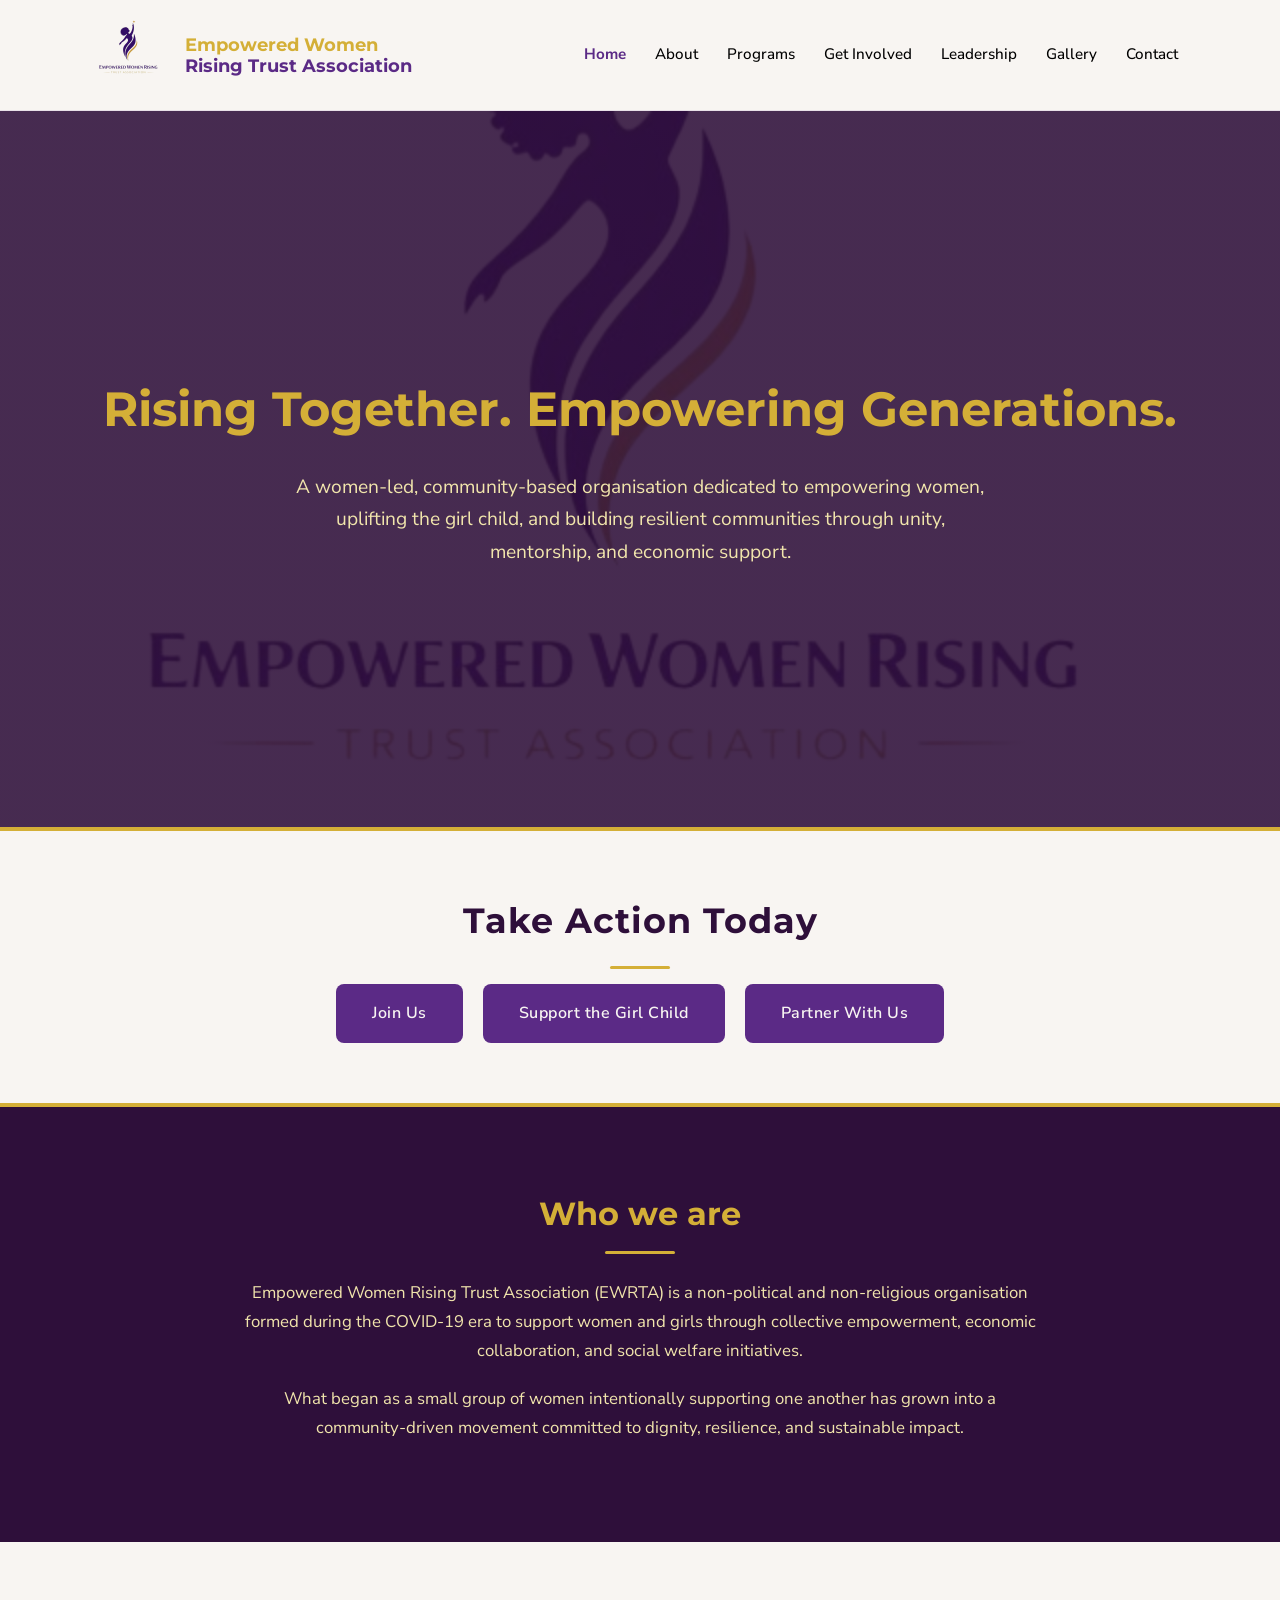
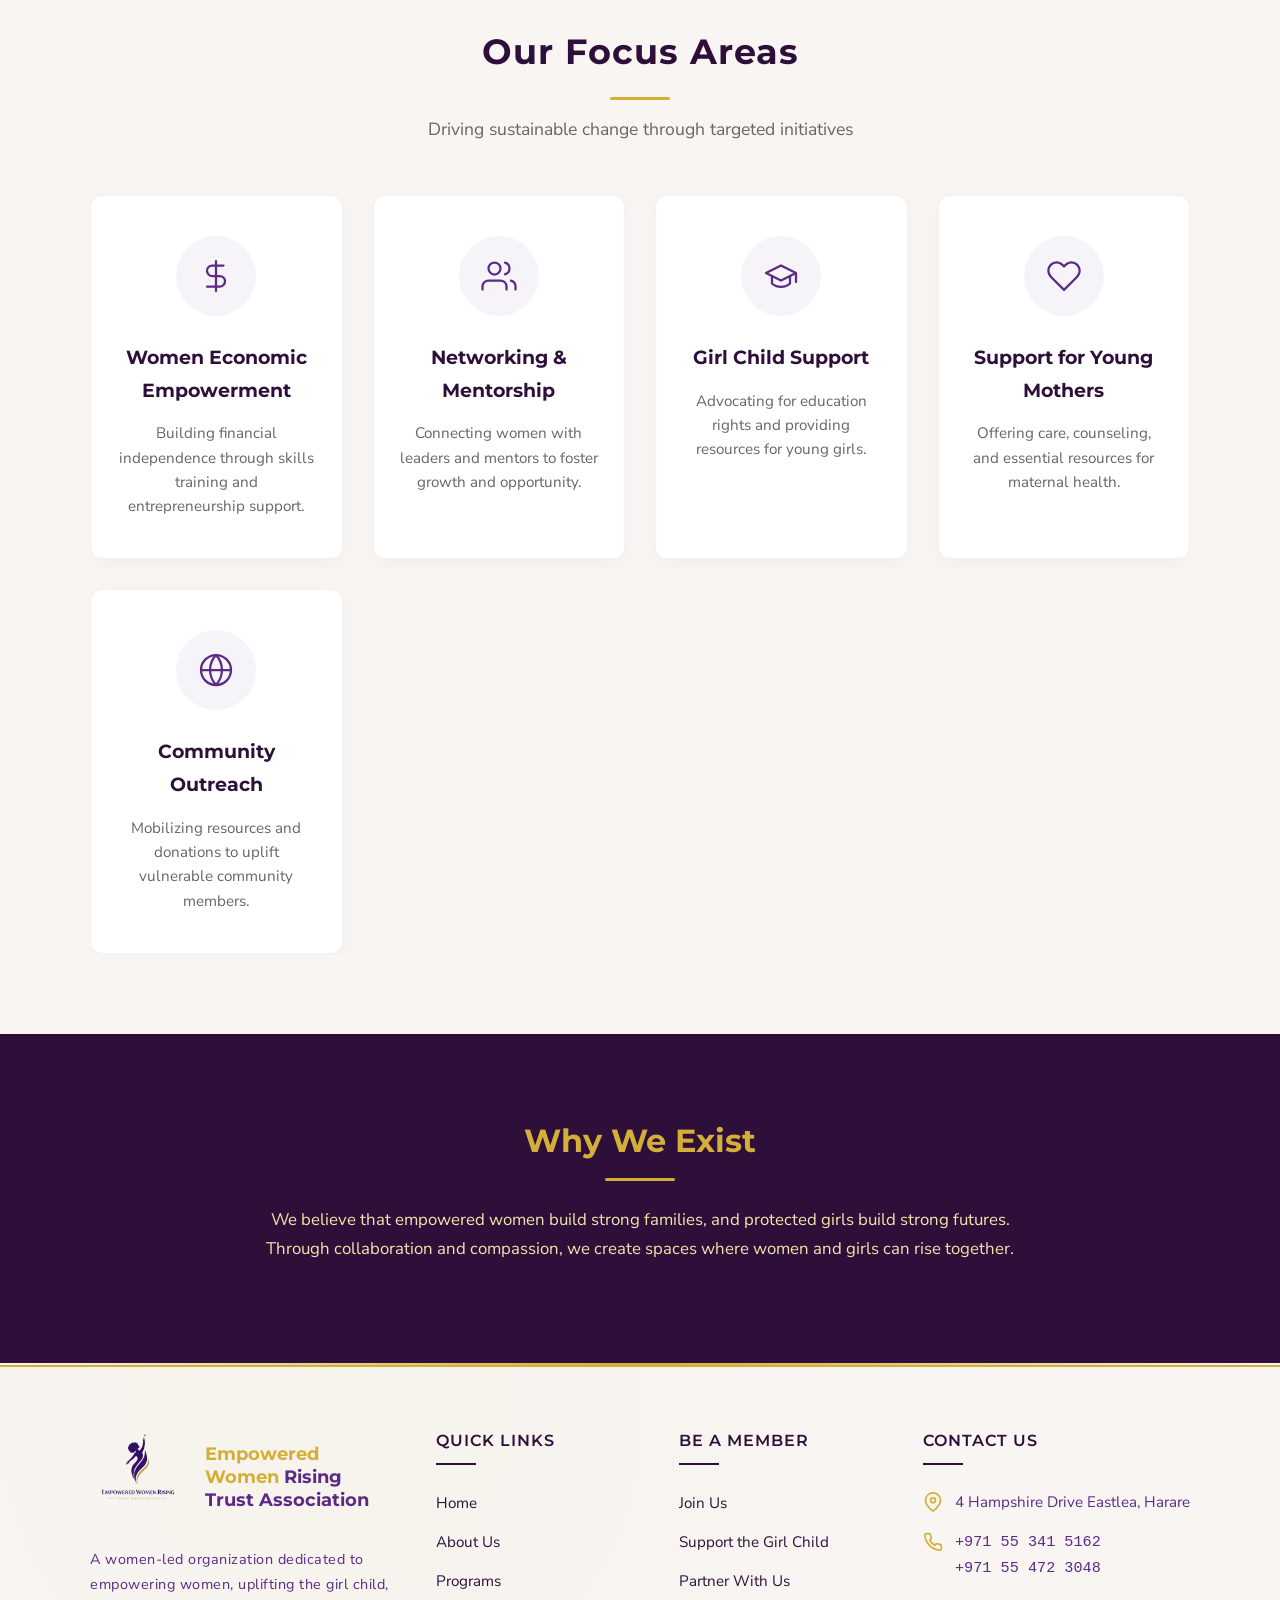
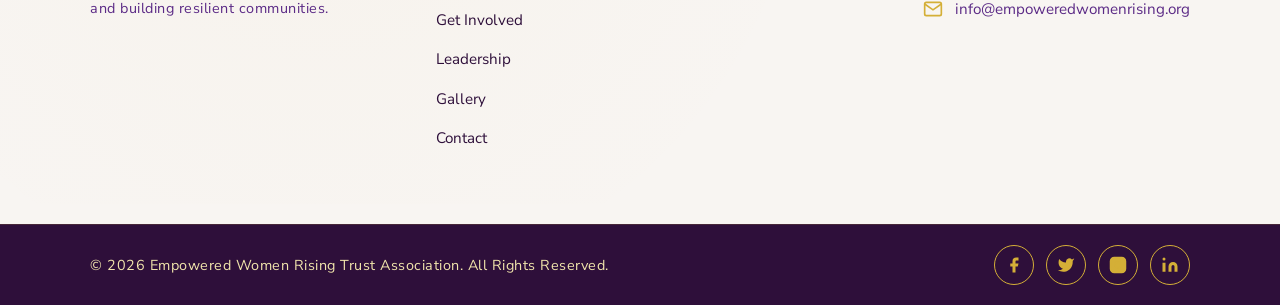
<file: index.html>
<!DOCTYPE html>
<html lang="en">
  <head>
    <meta charset="UTF-8" />
    <meta name="viewport" content="width=device-width, initial-scale=1.0" />
    <title>EWRTA | Home</title>
    <link rel="stylesheet" href="./css/style.css" />
    <link rel="preconnect" href="https://fonts.googleapis.com" />
    <link rel="preconnect" href="https://fonts.gstatic.com" crossorigin />
    <link
      href="https://fonts.googleapis.com/css2?family=Manrope:wght@200..800&family=Montserrat:ital,wght@0,100..900;1,100..900&family=Noto+Sans:ital,wght@0,100..900;1,100..900&family=Nunito+Sans:ital,opsz,wght@0,6..12,200..1000;1,6..12,200..1000&display=swap"
      rel="stylesheet"
    />
  </head>
  <body>
    <header>
      <div class="container">
        <div class="header-left">
          <img class="logo" src="./img/ewrta.png" alt="EWRTA Logo" />
          <div id="branding">
            <h1><span class="highlight">Empowered Women</span></h1>
            <h1>Rising Trust Association</h1>
          </div>
        </div>
        <input type="checkbox" id="nav-toggle" class="nav-toggle" />
        <label for="nav-toggle" class="menu-icon" aria-label="Toggle Menu">
          <span></span><span></span><span></span>
        </label>
        <nav>
          <ul>
            <li class="current"><a href="./index.html">Home</a></li>
            <li><a href="./about.html">About</a></li>
            <li><a href="./programs&initiatives.html">Programs</a></li>
            <li><a href="./get-involved.html">Get Involved</a></li>
            <li><a href="./leadership.html">Leadership</a></li>
            <li><a href="./gallery.html">Gallery</a></li>
            <li><a href="./contact.html">Contact</a></li>
          </ul>
        </nav>
      </div>
    </header>

    <section id="showcase">
      <div class="container">
        <h1>Rising Together. Empowering Generations.</h1>
        <p>
          A women-led, community-based organisation dedicated to empowering
          women, uplifting the girl child, and building resilient communities
          through unity, mentorship, and economic support.
        </p>
      </div>
    </section>

    <section id="cta-buttons">
      <div class="container">
        <h2 class="section-title">Take Action Today</h2>
        <div class="button-group">
          <a href="#" class="btn btn-purple">Join Us</a>
          <a href="#" class="btn btn-purple">Support the Girl Child</a>
          <a href="#" class="btn btn-purple">Partner With Us</a>
        </div>
      </div>
    </section>

    <section id="whoweare">
      <div class="container">
        <h3>Who we are</h3>
        <p>
          Empowered Women Rising Trust Association (EWRTA) is a non-political
          and non-religious organisation formed during the COVID-19 era to
          support women and girls through collective empowerment, economic
          collaboration, and social welfare initiatives.
        </p>
        <p>
          What began as a small group of women intentionally supporting one
          another has grown into a community-driven movement committed to
          dignity, resilience, and sustainable impact.
        </p>
      </div>
    </section>

    <section id="focus-areas" class="focus-section">
      <div class="container">
        <div class="section-header">
          <h3 class="section-title">Our Focus Areas</h3>
          <p class="section-subtitle">
            Driving sustainable change through targeted initiatives
          </p>
        </div>
        <div class="focus-grid">
          <article class="focus-card">
            <div class="focus-card__icon-box">
              <svg
                class="focus-card__icon"
                viewBox="0 0 24 24"
                fill="none"
                stroke="currentColor"
                stroke-width="1.5"
                stroke-linecap="round"
                stroke-linejoin="round"
              >
                <path
                  d="M12 2v20M17 5H9.5a3.5 3.5 0 0 0 0 7h5a3.5 3.5 0 0 1 0 7H6"
                />
              </svg>
            </div>
            <h4 class="focus-card__title">Women Economic Empowerment</h4>
            <p class="focus-card__text">
              Building financial independence through skills training and
              entrepreneurship support.
            </p>
          </article>
          <article class="focus-card">
            <div class="focus-card__icon-box">
              <svg
                class="focus-card__icon"
                viewBox="0 0 24 24"
                fill="none"
                stroke="currentColor"
                stroke-width="1.5"
                stroke-linecap="round"
                stroke-linejoin="round"
              >
                <path d="M17 21v-2a4 4 0 0 0-4-4H5a4 4 0 0 0-4 4v2" />
                <circle cx="9" cy="7" r="4" />
                <path d="M23 21v-2a4 4 0 0 0-3-3.87" />
                <path d="M16 3.13a4 4 0 0 1 0 7.75" />
              </svg>
            </div>
            <h4 class="focus-card__title">Networking & Mentorship</h4>
            <p class="focus-card__text">
              Connecting women with leaders and mentors to foster growth and
              opportunity.
            </p>
          </article>
          <article class="focus-card">
            <div class="focus-card__icon-box">
              <svg
                class="focus-card__icon"
                viewBox="0 0 24 24"
                fill="none"
                stroke="currentColor"
                stroke-width="1.5"
                stroke-linecap="round"
                stroke-linejoin="round"
              >
                <path d="M22 10v6M2 10l10-5 10 5-10 5z" />
                <path d="M6 12v5c3 3 9 3 12 0v-5" />
              </svg>
            </div>
            <h4 class="focus-card__title">Girl Child Support</h4>
            <p class="focus-card__text">
              Advocating for education rights and providing resources for young
              girls.
            </p>
          </article>
          <article class="focus-card">
            <div class="focus-card__icon-box">
              <svg
                class="focus-card__icon"
                viewBox="0 0 24 24"
                fill="none"
                stroke="currentColor"
                stroke-width="1.5"
                stroke-linecap="round"
                stroke-linejoin="round"
              >
                <path
                  d="M20.84 4.61a5.5 5.5 0 0 0-7.78 0L12 5.67l-1.06-1.06a5.5 5.5 0 0 0-7.78 7.78l1.06 1.06L12 21.23l7.78-7.78 1.06-1.06a5.5 5.5 0 0 0 0-7.78z"
                />
              </svg>
            </div>
            <h4 class="focus-card__title">Support for Young Mothers</h4>
            <p class="focus-card__text">
              Offering care, counseling, and essential resources for maternal
              health.
            </p>
          </article>
          <article class="focus-card">
            <div class="focus-card__icon-box">
              <svg
                class="focus-card__icon"
                viewBox="0 0 24 24"
                fill="none"
                stroke="currentColor"
                stroke-width="1.5"
                stroke-linecap="round"
                stroke-linejoin="round"
              >
                <circle cx="12" cy="12" r="10" />
                <line x1="2" y1="12" x2="22" y2="12" />
                <path
                  d="M12 2a15.3 15.3 0 0 1 4 10 15.3 15.3 0 0 1-4 10 15.3 15.3 0 0 1-4-10 15.3 15.3 0 0 1 4-10z"
                />
              </svg>
            </div>
            <h4 class="focus-card__title">Community Outreach</h4>
            <p class="focus-card__text">
              Mobilizing resources and donations to uplift vulnerable community
              members.
            </p>
          </article>
        </div>
      </div>
    </section>

    <section id="why-we-exist">
      <div class="container">
        <h3>Why We Exist</h3>
        <p>
          We believe that empowered women build strong families, and protected
          girls build strong futures. Through collaboration and compassion, we
          create spaces where women and girls can rise together.
        </p>
      </div>
    </section>

    <hr class="divider" />

    <footer class="site-footer">
      <div class="footer-top">
        <div class="container footer-grid">
          <!-- About Section -->
          <div class="footer-section footer-about">
            <div class="footer-branding">
              <img class="footer-logo" src="./img/ewrta.png" alt="EWRTA Logo" />
              <h3>
                <span class="emp">Empowered Women</span> Rising Trust
                Association
              </h3>
            </div>
            <p id="footer-description">
              A women-led organization dedicated to empowering women, uplifting
              the girl child, and building resilient communities.
            </p>
          </div>

          <!-- Quick Links -->
          <div class="footer-section">
            <h4 class="footer-heading">Quick Links</h4>
            <ul class="footer-links">
              <li class="current"><a href="./index.html">Home</a></li>
              <li><a href="./about.html">About Us</a></li>
              <li><a href="./programs&initiatives.html">Programs</a></li>
              <li><a href="./get-involved.html">Get Involved</a></li>
              <li><a href="./leadership.html">Leadership</a></li>
              <li><a href="./gallery.html">Gallery</a></li>
              <li><a href="./contact.html">Contact</a></li>
            </ul>
          </div>

          <!-- Initiatives -->
          <div class="footer-section">
            <h4 class="footer-heading">Be A Member</h4>
            <ul class="footer-links">
              <li><a href="#">Join Us</a></li>
              <li><a href="#">Support the Girl Child</a></li>
              <li><a href="#">Partner With Us</a></li>
            </ul>
          </div>

          <!-- Contact Info -->
          <div class="footer-section">
            <h4 class="footer-heading">Contact Us</h4>
            <ul class="footer-contact">
              <li>
                <svg
                  class="contact-icon"
                  viewBox="0 0 24 24"
                  fill="none"
                  stroke="currentColor"
                  stroke-width="2"
                >
                  <path
                    d="M21 10c0 7-9 13-9 13s-9-6-9-13a9 9 0 0 1 18 0z"
                  ></path>
                  <circle cx="12" cy="10" r="3"></circle>
                </svg>
                <span>4 Hampshire Drive Eastlea, Harare</span>
              </li>
              <li>
                <svg
                  class="contact-icon"
                  viewBox="0 0 24 24"
                  fill="none"
                  stroke="currentColor"
                  stroke-width="2"
                >
                  <path
                    d="M22 16.92v3a2 2 0 0 1-2.18 2 19.79 19.79 0 0 1-8.63-3.07 19.5 19.5 0 0 1-6-6 19.79 19.79 0 0 1-3.07-8.67A2 2 0 0 1 4.11 2h3a2 2 0 0 1 2 1.72 12.84 12.84 0 0 0 .7 2.81 2 2 0 0 1-.45 2.11L8.09 9.91a16 16 0 0 0 6 6l1.27-1.27a2 2 0 0 1 2.11-.45 12.84 12.84 0 0 0 2.81.7A2 2 0 0 1 22 16.92z"
                  ></path>
                </svg>
                <span>
                  <pre>+971 55 341 5162</pre>
                  <pre>+971 55 472 3048</pre>
                </span>
              </li>
              <li>
                <svg
                  class="contact-icon"
                  viewBox="0 0 24 24"
                  fill="none"
                  stroke="currentColor"
                  stroke-width="2"
                >
                  <path
                    d="M4 4h16c1.1 0 2 .9 2 2v12c0 1.1-.9 2-2 2H4c-1.1 0-2-.9-2-2V6c0-1.1.9-2 2-2z"
                  ></path>
                  <polyline points="22,6 12,13 2,6"></polyline>
                </svg>
                <span>info@empoweredwomenrising.org</span>
              </li>
            </ul>
          </div>
        </div>
      </div>

      <div class="footer-bottom">
        <div class="container footer-bottom-content">
          <p class="copyright">
            © 2026 Empowered Women Rising Trust Association. All Rights
            Reserved.
          </p>
          <div class="footer-social">
            <a href="#" class="social-link" aria-label="Facebook">
              <svg viewBox="0 0 24 24" fill="currentColor">
                <path
                  d="M18 2h-3a5 5 0 0 0-5 5v3H7v4h3v8h4v-8h3l1-4h-4V7a1 1 0 0 1 1-1h3z"
                ></path>
              </svg>
            </a>
            <a href="#" class="social-link" aria-label="Twitter">
              <svg viewBox="0 0 24 24" fill="currentColor">
                <path
                  d="M23 3a10.9 10.9 0 0 1-3.14 1.53 4.48 4.48 0 0 0-7.86 3v1A10.66 10.66 0 0 1 3 4s-4 9 5 13a11.64 11.64 0 0 1-7 2c9 5 20 0 20-11.5a4.5 4.5 0 0 0-.08-.83A7.72 7.72 0 0 0 23 3z"
                ></path>
              </svg>
            </a>
            <a href="#" class="social-link" aria-label="Instagram">
              <svg
                viewBox="0 0 24 24"
                fill="none"
                stroke="currentColor"
                stroke-width="2"
              >
                <rect x="2" y="2" width="20" height="20" rx="5" ry="5"></rect>
                <path
                  d="M16 11.37A4 4 0 1 1 12.63 8 4 4 0 0 1 16 11.37z"
                ></path>
                <line x1="17.5" y1="6.5" x2="17.51" y2="6.5"></line>
              </svg>
            </a>
            <a href="#" class="social-link" aria-label="LinkedIn">
              <svg viewBox="0 0 24 24" fill="currentColor">
                <path
                  d="M16 8a6 6 0 0 1 6 6v7h-4v-7a2 2 0 0 0-2-2 2 2 0 0 0-2 2v7h-4v-7a6 6 0 0 1 6-6z"
                ></path>
                <rect x="2" y="9" width="4" height="12"></rect>
                <circle cx="4" cy="4" r="2"></circle>
              </svg>
            </a>
          </div>
        </div>
      </div>
    </footer>
  </body>
</html>
</file>
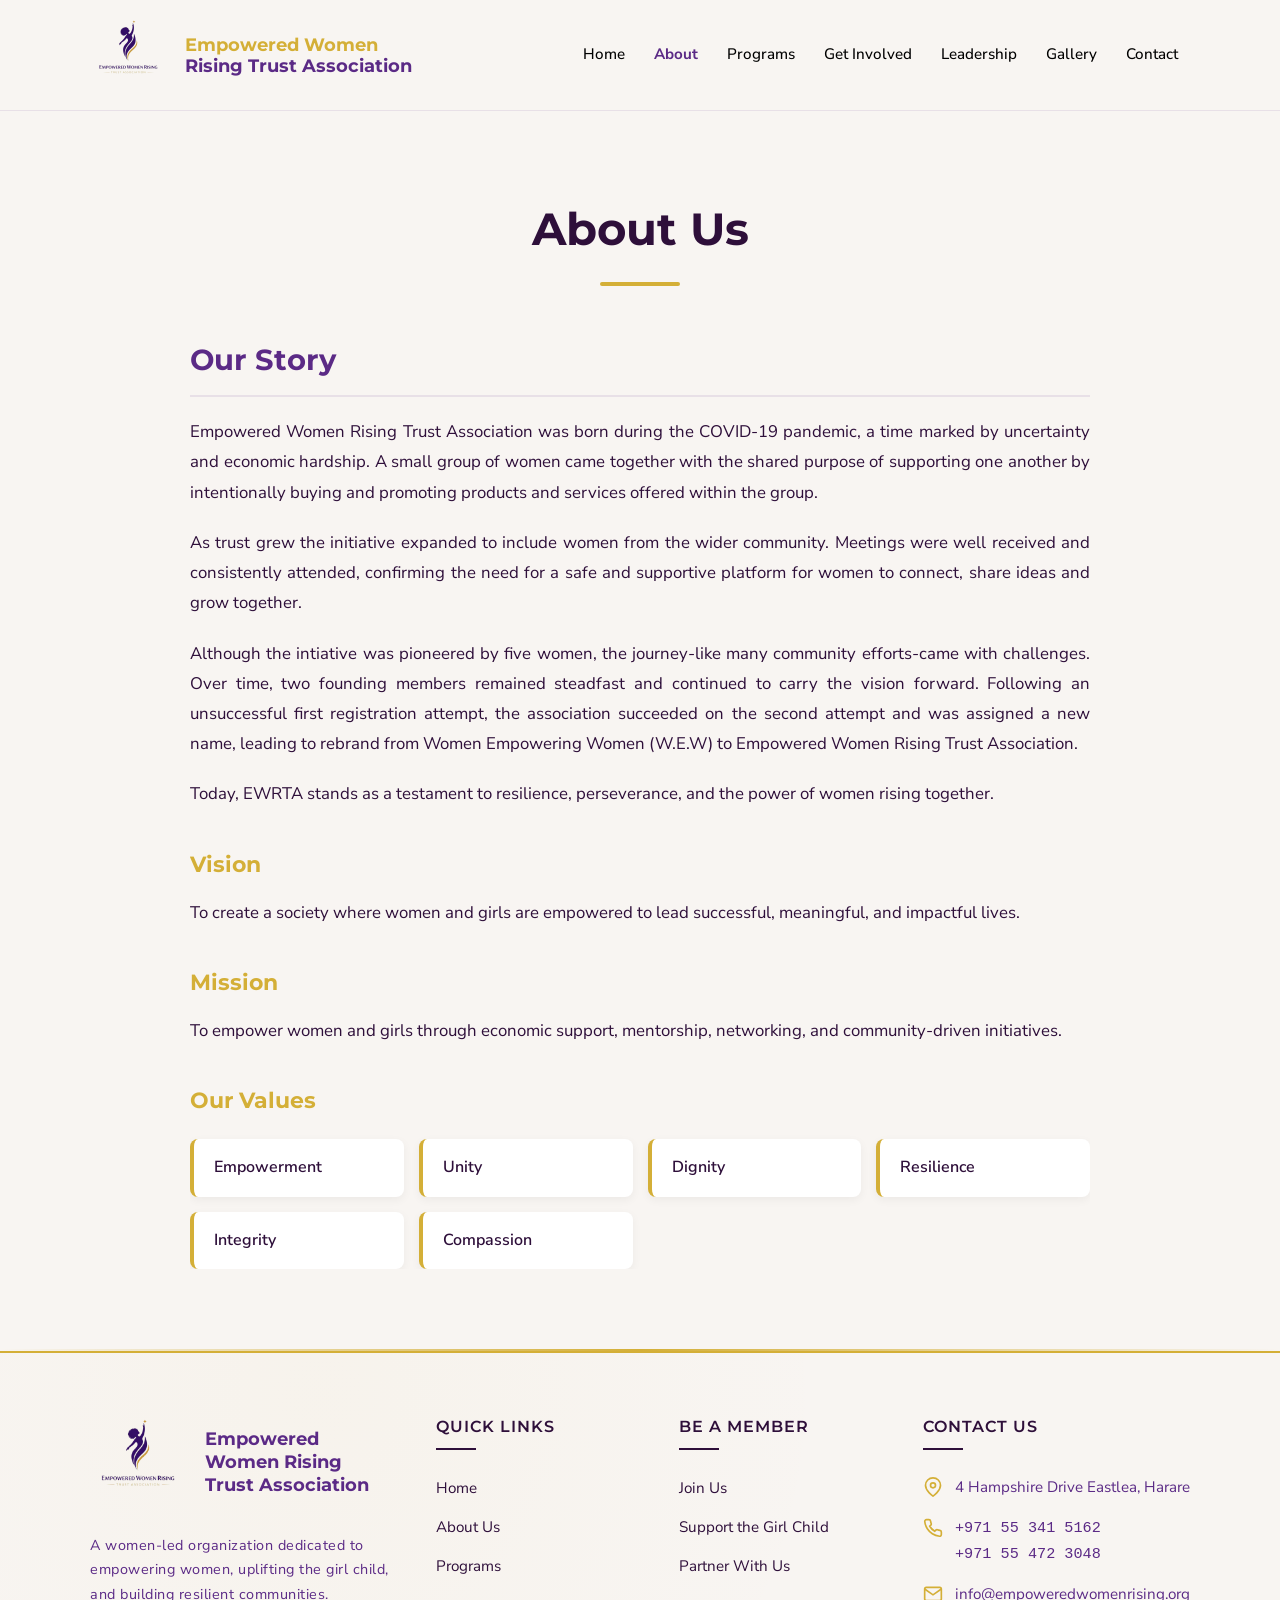
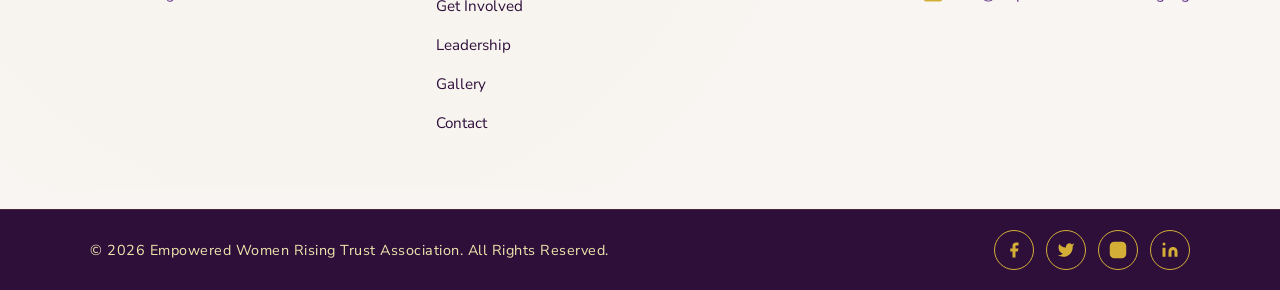
<file: about.html>
<!DOCTYPE html>
<html lang="en">
  <head>
    <meta charset="UTF-8" />
    <meta name="viewport" content="width=device-width, initial-scale=1.0" />
    <title>EWRTA | About</title>
    <link rel="stylesheet" href="./css/style.css" />
    <link rel="preconnect" href="https://fonts.googleapis.com" />
    <link rel="preconnect" href="https://fonts.gstatic.com" crossorigin />
    <link
      href="https://fonts.googleapis.com/css2?family=Manrope:wght@200..800&family=Montserrat:ital,wght@0,100..900;1,100..900&family=Noto+Sans:ital,wght@0,100..900;1,100..900&family=Nunito+Sans:ital,opsz,wght@0,6..12,200..1000;1,6..12,200..1000&display=swap"
      rel="stylesheet"
    />
  </head>
  <body>
    <header>
      <div class="container">
        <div class="header-left">
          <img class="logo" src="./img/ewrta.png" alt="EWRTA Logo" />
          <div id="branding">
            <h1><span class="highlight">Empowered Women</span></h1>
            <h1>Rising Trust Association</h1>
          </div>
        </div>
        <input type="checkbox" id="nav-toggle" class="nav-toggle" />
        <label for="nav-toggle" class="menu-icon" aria-label="Toggle Menu">
          <span></span><span></span><span></span>
        </label>
        <nav>
          <ul>
            <li><a href="./index.html">Home</a></li>
            <li class="current"><a href="./about.html">About</a></li>
            <li><a href="./programs&initiatives.html">Programs</a></li>
            <li><a href="./get-involved.html">Get Involved</a></li>
            <li><a href="./leadership.html">Leadership</a></li>
            <li><a href="./gallery.html">Gallery</a></li>
            <li><a href="./contact.html">Contact</a></li>
          </ul>
        </nav>
      </div>
    </header>

    <section class="about-section">
      <div class="container">
        <h1>About Us</h1>

        <h2>Our Story</h2>
        <div class="paragraph">
          <p>
            Empowered Women Rising Trust Association was born during the
            COVID-19 pandemic, a time marked by uncertainty and economic
            hardship. A small group of women came together with the shared
            purpose of supporting one another by intentionally buying and
            promoting products and services offered within the group.
          </p>

          <p>
            As trust grew the initiative expanded to include women from the
            wider community. Meetings were well received and consistently
            attended, confirming the need for a safe and supportive platform for
            women to connect, share ideas and grow together.
          </p>
          <p>
            Although the intiative was pioneered by five women, the journey-like
            many community efforts-came with challenges. Over time, two founding
            members remained steadfast and continued to carry the vision
            forward. Following an unsuccessful first registration attempt, the
            association succeeded on the second attempt and was assigned a new
            name, leading to rebrand from Women Empowering Women (W.E.W) to
            Empowered Women Rising Trust Association.
          </p>
          <p>
            Today, EWRTA stands as a testament to resilience, perseverance, and
            the power of women rising together.
          </p>
        </div>
        <h3>Vision</h3>
        <div class="paragraph">
          <p>
            To create a society where women and girls are empowered to lead
            successful, meaningful, and impactful lives.
          </p>
        </div>
        <h3>Mission</h3>
        <div class="paragraph">
          <p>
            To empower women and girls through economic support, mentorship,
            networking, and community-driven initiatives.
          </p>
        </div>
        <h3>Our Values</h3>
        <ul>
          <li>Empowerment</li>
          <li>Unity</li>
          <li>Dignity</li>
          <li>Resilience</li>
          <li>Integrity</li>
          <li>Compassion</li>
        </ul>
      </div>
    </section>

    <hr class="divider" />

    <footer class="site-footer">
      <div class="footer-top">
        <div class="container footer-grid">
          <!-- About Section -->
          <div class="footer-section footer-about">
            <div class="footer-branding">
              <img class="footer-logo" src="./img/ewrta.png" alt="EWRTA Logo" />
              <h3>Empowered Women Rising Trust Association</h3>
            </div>
            <p id="footer-description">
              A women-led organization dedicated to empowering women, uplifting
              the girl child, and building resilient communities.
            </p>
          </div>

          <!-- Quick Links -->
          <div class="footer-section">
            <h4 class="footer-heading">Quick Links</h4>
            <ul class="footer-links">
              <li><a href="./index.html">Home</a></li>
              <li class="current"><a href="./about.html">About Us</a></li>
              <li><a href="./programs&initiatives.html">Programs</a></li>
              <li><a href="./get-involved.html">Get Involved</a></li>
              <li><a href="./leadership.html">Leadership</a></li>
              <li><a href="./gallery.html">Gallery</a></li>
              <li><a href="./contact.html">Contact</a></li>
            </ul>
          </div>

          <!-- Initiatives -->
          <div class="footer-section">
            <h4 class="footer-heading">Be A Member</h4>
            <ul class="footer-links">
              <li><a href="#">Join Us</a></li>
              <li><a href="#">Support the Girl Child</a></li>
              <li><a href="#">Partner With Us</a></li>
            </ul>
          </div>

          <!-- Contact Info -->
          <div class="footer-section">
            <h4 class="footer-heading">Contact Us</h4>
            <ul class="footer-contact">
              <li>
                <svg
                  class="contact-icon"
                  viewBox="0 0 24 24"
                  fill="none"
                  stroke="currentColor"
                  stroke-width="2"
                >
                  <path
                    d="M21 10c0 7-9 13-9 13s-9-6-9-13a9 9 0 0 1 18 0z"
                  ></path>
                  <circle cx="12" cy="10" r="3"></circle>
                </svg>
                <span>4 Hampshire Drive Eastlea, Harare</span>
              </li>
              <li>
                <svg
                  class="contact-icon"
                  viewBox="0 0 24 24"
                  fill="none"
                  stroke="currentColor"
                  stroke-width="2"
                >
                  <path
                    d="M22 16.92v3a2 2 0 0 1-2.18 2 19.79 19.79 0 0 1-8.63-3.07 19.5 19.5 0 0 1-6-6 19.79 19.79 0 0 1-3.07-8.67A2 2 0 0 1 4.11 2h3a2 2 0 0 1 2 1.72 12.84 12.84 0 0 0 .7 2.81 2 2 0 0 1-.45 2.11L8.09 9.91a16 16 0 0 0 6 6l1.27-1.27a2 2 0 0 1 2.11-.45 12.84 12.84 0 0 0 2.81.7A2 2 0 0 1 22 16.92z"
                  ></path>
                </svg>
                <span>
                  <pre>+971 55 341 5162</pre>
                  <pre>+971 55 472 3048</pre>
                </span>
              </li>
              <li>
                <svg
                  class="contact-icon"
                  viewBox="0 0 24 24"
                  fill="none"
                  stroke="currentColor"
                  stroke-width="2"
                >
                  <path
                    d="M4 4h16c1.1 0 2 .9 2 2v12c0 1.1-.9 2-2 2H4c-1.1 0-2-.9-2-2V6c0-1.1.9-2 2-2z"
                  ></path>
                  <polyline points="22,6 12,13 2,6"></polyline>
                </svg>
                <span>info@empoweredwomenrising.org</span>
              </li>
            </ul>
          </div>
        </div>
      </div>

      <div class="footer-bottom">
        <div class="container footer-bottom-content">
          <p class="copyright">
            © 2026 Empowered Women Rising Trust Association. All Rights
            Reserved.
          </p>
          <div class="footer-social">
            <a href="#" class="social-link" aria-label="Facebook">
              <svg viewBox="0 0 24 24" fill="currentColor">
                <path
                  d="M18 2h-3a5 5 0 0 0-5 5v3H7v4h3v8h4v-8h3l1-4h-4V7a1 1 0 0 1 1-1h3z"
                ></path>
              </svg>
            </a>
            <a href="#" class="social-link" aria-label="Twitter">
              <svg viewBox="0 0 24 24" fill="currentColor">
                <path
                  d="M23 3a10.9 10.9 0 0 1-3.14 1.53 4.48 4.48 0 0 0-7.86 3v1A10.66 10.66 0 0 1 3 4s-4 9 5 13a11.64 11.64 0 0 1-7 2c9 5 20 0 20-11.5a4.5 4.5 0 0 0-.08-.83A7.72 7.72 0 0 0 23 3z"
                ></path>
              </svg>
            </a>
            <a href="#" class="social-link" aria-label="Instagram">
              <svg
                viewBox="0 0 24 24"
                fill="none"
                stroke="currentColor"
                stroke-width="2"
              >
                <rect x="2" y="2" width="20" height="20" rx="5" ry="5"></rect>
                <path
                  d="M16 11.37A4 4 0 1 1 12.63 8 4 4 0 0 1 16 11.37z"
                ></path>
                <line x1="17.5" y1="6.5" x2="17.51" y2="6.5"></line>
              </svg>
            </a>
            <a href="#" class="social-link" aria-label="LinkedIn">
              <svg viewBox="0 0 24 24" fill="currentColor">
                <path
                  d="M16 8a6 6 0 0 1 6 6v7h-4v-7a2 2 0 0 0-2-2 2 2 0 0 0-2 2v7h-4v-7a6 6 0 0 1 6-6z"
                ></path>
                <rect x="2" y="9" width="4" height="12"></rect>
                <circle cx="4" cy="4" r="2"></circle>
              </svg>
            </a>
          </div>
        </div>
      </div>
    </footer>
  </body>
</html>
</file>
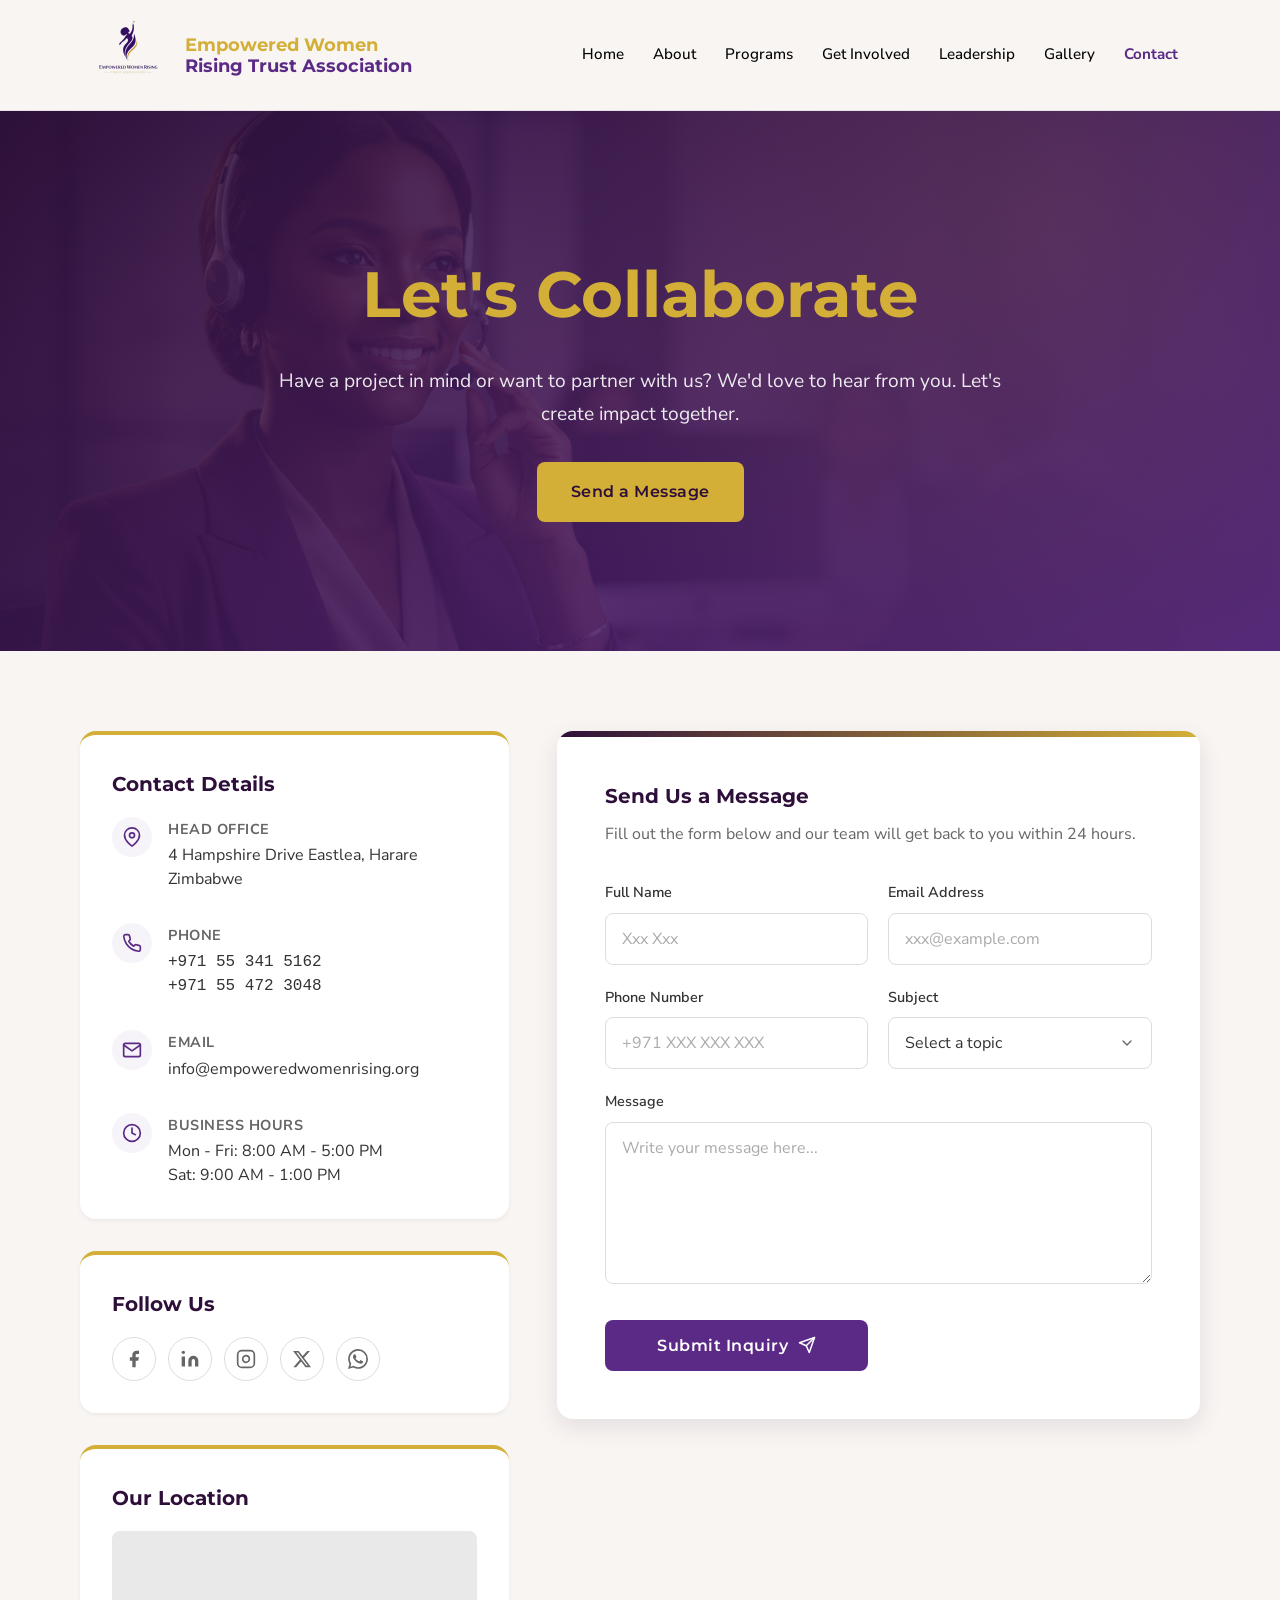
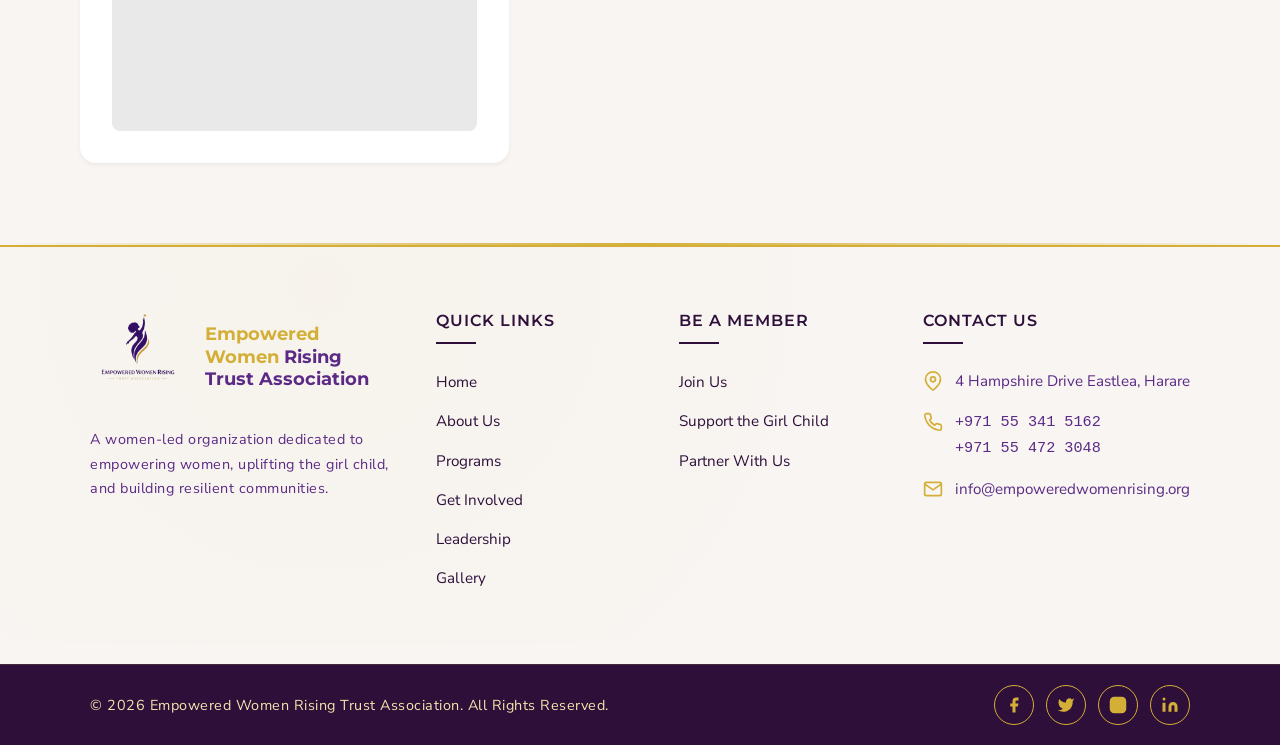
<file: contact.html>
<!DOCTYPE html>
<html lang="en">
  <head>
    <meta charset="UTF-8" />
    <meta name="viewport" content="width=device-width, initial-scale=1.0" />
    <meta
      name="description"
      content="Contact Empowered Women Rising Trust Association. Let's collaborate to empower women and uplift communities."
    />

    <title>EWRTA | Contact Us</title>

    <!-- Fonts -->
    <link rel="preconnect" href="https://fonts.googleapis.com" />
    <link rel="preconnect" href="https://fonts.gstatic.com" crossorigin />
    <link
      href="https://fonts.googleapis.com/css2?family=Manrope:wght@200..800&family=Montserrat:ital,wght@0,100..900;1,100..900&family=Noto+Sans:ital,wght@0,100..900;1,100..900&family=Nunito+Sans:ital,opsz,wght@0,6..12,200..1000;1,6..12,200..1000&display=swap"
      rel="stylesheet"
    />
    <link rel="stylesheet" href="./css/style.css" />

    <style>
      /* =============================================
         CONTACT PAGE STYLES
         Premium Corporate Design
         ============================================= */

      /* --- 1. CSS Variables & Setup --- */
      :root {
        --deep-purple: #2e0f3a;
        --rich-purple: #5b2a86;
        --gold: #d4af37;
        --soft-gold: #f1e5ac;
        --off-white: #f8f5f2;
        --text-dark: #333333;

        /* Typography */
        --font-heading: "Montserrat", sans-serif;
        --font-body: "Nunito Sans", sans-serif;

        /* Spacing */
        --space-xs: 0.5rem;
        --space-sm: 1rem;
        --space-md: 2rem;
        --space-lg: 3rem;
        --space-xl: 5rem;

        /* Effects */
        --radius: 8px;
        --radius-lg: 16px;
        --shadow-sm: 0 2px 4px rgba(46, 15, 58, 0.05);
        --shadow-md: 0 8px 24px rgba(46, 15, 58, 0.1);
        --shadow-lg: 0 15px 40px rgba(46, 15, 58, 0.15);
        --transition: 200ms ease-in-out;
      }

      *,
      *::before,
      *::after {
        box-sizing: border-box;
        margin: 0;
        padding: 0;
      }

      body {
        font-family: "Nunito Sans", sans-serif;
        font-weight: 400;
        background-color: var(--off-white);
        color: var(--text-dark);
        line-height: 1.7;
        -webkit-font-smoothing: antialiased;
      }

      /* --- 2. Utilities --- */
      .container-1 {
        width: 90%;
        max-width: 1200px;
        margin: 0 auto;
        padding: 0 var(--space-sm);
      }

      img {
        max-width: 100%;
        height: auto;
        display: block;
      }

      /* --- 3. Hero Section --- */
      .hero-section {
        background: linear-gradient(
            135deg,
            rgba(46, 15, 58, 0.88) 0%,
            rgba(91, 42, 134, 0.85) 100%
          ),
          url("./img/Generate_a_highresolution_ultrarealistic_hero_bann_b337b7e0be.jpeg")
            center/cover no-repeat;
        color: #fff;
        padding: var(--space-xl) 0;
        text-align: center;
        position: relative;
        overflow: hidden;
        min-height: 60vh;
        display: flex;
        align-items: center;
      }

      /* Decorative subtle pattern */
      .hero-section::before {
        content: "";
        position: absolute;
        top: 0;
        left: 0;
        right: 0;
        bottom: 0;
        background-image: radial-gradient(
          circle at 80% 20%,
          rgba(212, 175, 55, 0.12) 0%,
          transparent 50%
        );
        pointer-events: none;
      }

      .hero-content {
        position: relative;
        z-index: 1;
        max-width: 800px;
      }

      .hero-title {
        font-family: var(--font-heading);
        font-size: clamp(2.5rem, 5vw, 4rem);
        font-weight: 700;
        margin-bottom: var(--space-sm);
        color: var(--gold);
      }

      .hero-subtitle {
        font-size: 1.2rem;
        color: rgba(255, 255, 255, 0.9);
        margin-bottom: var(--space-md);
        line-height: 1.7;
      }

      /* --- 4. Buttons --- */
      .btn {
        display: inline-flex;
        align-items: center;
        justify-content: center;
        padding: 14px 32px;
        font-family: var(--font-heading);
        font-size: 1rem;
        font-weight: 600;
        text-decoration: none;
        border-radius: var(--radius);
        border: 2px solid transparent;
        cursor: pointer;
        transition: all var(--transition);
      }

      .btn-primary {
        background-color: var(--gold);
        color: var(--deep-purple);
      }

      .btn-primary:hover {
        background-color: var(--soft-gold);
        transform: translateY(-3px);
        box-shadow: 0 10px 20px rgba(0, 0, 0, 0.2);
      }

      .btn-submit {
        width: 100%;
        background-color: var(--rich-purple);
        color: white;
        padding: 16px 32px;
        border: none;
        margin-top: var(--space-sm);
      }

      .btn-submit svg {
        width: 18px;
        height: 18px;
        margin-left: 10px;
        transition: transform var(--transition);
      }

      .btn-submit:hover {
        background-color: var(--deep-purple);
      }

      .btn-submit:hover svg {
        transform: translateX(5px);
      }

      .btn:focus {
        outline: 3px solid var(--gold);
        outline-offset: 2px;
      }

      /* --- 5. Main Layout (Grid) --- */
      .main-grid {
        display: grid;
        grid-template-columns: 1fr;
        gap: var(--space-lg);
        padding-top: var(--space-xl);
        padding-bottom: var(--space-xl);
      }

      @media (min-width: 900px) {
        .main-grid {
          grid-template-columns: 1fr 1.5fr;
          align-items: start;
        }
      }

      /* --- 6. Contact Info Sidebar --- */
      .contact-info {
        display: flex;
        flex-direction: column;
        gap: var(--space-md);
      }

      .info-card,
      .social-card,
      .map-container {
        background: #fff;
        padding: var(--space-md);
        border-radius: var(--radius-lg);
        box-shadow: var(--shadow-sm);
        border-top: 4px solid var(--gold);
      }

      h2 {
        font-family: var(--font-heading);
        font-size: 1.25rem;
        color: var(--deep-purple);
        margin-bottom: var(--space-sm);
        font-weight: 700;
      }

      .info-list {
        list-style: none;
      }

      .info-list li {
        display: flex;
        align-items: flex-start;
        margin-bottom: var(--space-md);
      }

      .info-list li:last-child {
        margin-bottom: 0;
      }

      .info-icon {
        flex-shrink: 0;
        width: 40px;
        height: 40px;
        background-color: rgba(91, 42, 134, 0.05);
        border-radius: 50%;
        display: flex;
        align-items: center;
        justify-content: center;
        margin-right: var(--space-sm);
        color: var(--rich-purple);
      }

      .info-icon svg {
        width: 20px;
        height: 20px;
      }

      .info-list h3 {
        font-size: 0.9rem;
        text-transform: uppercase;
        color: #666;
        font-weight: 700;
        letter-spacing: 0.5px;
        margin-bottom: 2px;
      }

      .info-list p,
      .info-list a {
        color: var(--text-dark);
        text-decoration: none;
        font-size: 1rem;
        line-height: 1.5;
      }

      .info-list a:hover {
        color: var(--rich-purple);
      }

      /* Social Icons */
      .social-icons {
        display: flex;
        gap: 12px;
        flex-wrap: wrap;
      }

      .social-link1 {
        width: 44px;
        height: 44px;
        display: flex;
        align-items: center;
        justify-content: center;
        border: 1px solid #ddd;
        border-radius: 50%;
        color: #666;
        transition: all var(--transition);
      }

      .social-link1 svg {
        width: 20px;
        height: 20px;
      }

      .social-link1:hover {
        background-color: var(--rich-purple);
        border-color: var(--rich-purple);
        color: white;
        transform: translateY(-2px);
      }

      /* Map Placeholder */
      .map-placeholder {
        width: 100%;
        height: 200px;
        background-color: #e9e9e9;
        display: flex;
        align-items: center;
        justify-content: center;
        color: #999;
        border-radius: var(--radius);
        margin-top: var(--space-sm);
      }

      /* --- 7. Form Section --- */
      .form-section {
        background: #fff;
        padding: var(--space-lg);
        border-radius: var(--radius-lg);
        box-shadow: var(--shadow-md);
        position: relative;
        overflow: hidden;
      }

      .form-section::before {
        content: "";
        position: absolute;
        top: 0;
        left: 0;
        width: 100%;
        height: 6px;
        background: linear-gradient(90deg, var(--deep-purple), var(--gold));
      }

      .form-header {
        margin-bottom: var(--space-md);
      }

      .form-header h2 {
        margin-bottom: var(--space-xs);
      }

      .form-header p {
        color: #666;
      }

      /* Form Grid */
      .contact-form {
        display: grid;
        grid-template-columns: 1fr;
        gap: 20px;
      }

      @media (min-width: 600px) {
        .contact-form {
          grid-template-columns: 1fr 1fr;
        }
      }

      .form-row {
        display: contents;
      }

      .form-group {
        display: flex;
        flex-direction: column;
      }

      .form-group.full-width {
        grid-column: 1 / -1;
      }

      label {
        font-size: 0.9rem;
        font-weight: 600;
        color: var(--text-dark);
        margin-bottom: 8px;
      }

      input,
      select,
      textarea {
        font-family: var(--font-body);
        font-size: 1rem;
        padding: 14px 16px;
        border: 1px solid #ddd;
        border-radius: var(--radius);
        background-color: #fff;
        color: var(--text-dark);
        transition: border-color var(--transition), box-shadow var(--transition);
      }

      input:focus,
      select:focus,
      textarea:focus {
        outline: none;
        border-color: var(--gold);
        box-shadow: 0 0 0 3px rgba(212, 175, 55, 0.2);
      }

      input::placeholder,
      textarea::placeholder {
        color: #aaa;
      }

      select {
        appearance: none;
        background-image: url("data:image/svg+xml,%3Csvg xmlns='http://www.w3.org/2000/svg' width='24' height='24' viewBox='0 0 24 24' fill='none' stroke='%23666' stroke-width='2' stroke-linecap='round' stroke-linejoin='round'%3E%3Cpolyline points='6 9 12 15 18 9'%3E%3C/polyline%3E%3C/svg%3E");
        background-repeat: no-repeat;
        background-position: right 1rem center;
        background-size: 1rem;
      }

      textarea {
        resize: vertical;
        min-height: 120px;
      }
    </style>
  </head>
  <body>
    <!-- Hero Section -->

    <header>
      <div class="container">
        <div class="header-left">
          <img class="logo" src="./img/ewrta.png" alt="EWRTA Logo" />
          <div id="branding">
            <h1><span class="highlight">Empowered Women</span></h1>
            <h1>Rising Trust Association</h1>
          </div>
        </div>
        <input type="checkbox" id="nav-toggle" class="nav-toggle" />
        <label for="nav-toggle" class="menu-icon" aria-label="Toggle Menu">
          <span></span><span></span><span></span>
        </label>
        <nav>
          <ul>
            <li><a href="./index.html">Home</a></li>
            <li><a href="./about.html">About</a></li>
            <li><a href="./programs&initiatives.html">Programs</a></li>
            <li><a href="./get-involved.html">Get Involved</a></li>
            <li><a href="./leadership.html">Leadership</a></li>
            <li><a href="./gallery.html">Gallery</a></li>
            <li class="current"><a href="./contact.html">Contact</a></li>
          </ul>
        </nav>
      </div>
    </header>

    <section class="hero-section">
      <div class="container-1 hero-content">
        <h1 class="hero-title">Let's Collaborate</h1>
        <p class="hero-subtitle">
          Have a project in mind or want to partner with us? We'd love to hear
          from you. Let's create impact together.
        </p>
        <a href="#contact-form" class="btn btn-primary">Send a Message</a>
      </div>
    </section>

    <main>
      <div class="container-1 main-grid">
        <!-- Left Column: Info & Map -->
        <aside class="contact-info">
          <!-- Contact Details -->
          <section class="info-card">
            <h2>Contact Details</h2>
            <ul class="info-list">
              <li>
                <div class="info-icon">
                  <svg
                    viewBox="0 0 24 24"
                    fill="none"
                    stroke="currentColor"
                    stroke-width="2"
                    stroke-linecap="round"
                    stroke-linejoin="round"
                  >
                    <path
                      d="M21 10c0 7-9 13-9 13s-9-6-9-13a9 9 0 0 1 18 0z"
                    ></path>
                    <circle cx="12" cy="10" r="3"></circle>
                  </svg>
                </div>
                <div>
                  <h3>Head Office</h3>
                  <p>4 Hampshire Drive Eastlea, Harare<br />Zimbabwe</p>
                </div>
              </li>
              <li>
                <div class="info-icon">
                  <svg
                    viewBox="0 0 24 24"
                    fill="none"
                    stroke="currentColor"
                    stroke-width="2"
                    stroke-linecap="round"
                    stroke-linejoin="round"
                  >
                    <path
                      d="M22 16.92v3a2 2 0 0 1-2.18 2 19.79 19.79 0 0 1-8.63-3.07 19.5 19.5 0 0 1-6-6 19.79 19.79 0 0 1-3.07-8.67A2 2 0 0 1 4.11 2h3a2 2 0 0 1 2 1.72 12.84 12.84 0 0 0 .7 2.81 2 2 0 0 1-.45 2.11L8.09 9.91a16 16 0 0 0 6 6l1.27-1.27a2 2 0 0 1 2.11-.45 12.84 12.84 0 0 0 2.81.7A2 2 0 0 1 22 16.92z"
                    ></path>
                  </svg>
                </div>
                <div>
                  <h3>Phone</h3>
                  <p>
                    <a href="tel:+263123456789">
                      <pre>+971 55 341 5162</pre>
                      <pre>+971 55 472 3048</pre>
                    </a>
                  </p>
                </div>
              </li>
              <li>
                <div class="info-icon">
                  <svg
                    viewBox="0 0 24 24"
                    fill="none"
                    stroke="currentColor"
                    stroke-width="2"
                    stroke-linecap="round"
                    stroke-linejoin="round"
                  >
                    <path
                      d="M4 4h16c1.1 0 2 .9 2 2v12c0 1.1-.9 2-2 2H4c-1.1 0-2-.9-2-2V6c0-1.1.9-2 2-2z"
                    ></path>
                    <polyline points="22,6 12,13 2,6"></polyline>
                  </svg>
                </div>
                <div>
                  <h3>Email</h3>
                  <p>
                    <a href="mailto:info@ewrta.org"
                      >info@empoweredwomenrising.org</a
                    >
                  </p>
                </div>
              </li>
              <li>
                <div class="info-icon">
                  <svg
                    viewBox="0 0 24 24"
                    fill="none"
                    stroke="currentColor"
                    stroke-width="2"
                    stroke-linecap="round"
                    stroke-linejoin="round"
                  >
                    <circle cx="12" cy="12" r="10"></circle>
                    <polyline points="12 6 12 12 16 14"></polyline>
                  </svg>
                </div>
                <div>
                  <h3>Business Hours</h3>
                  <p>
                    Mon - Fri: 8:00 AM - 5:00 PM<br />Sat: 9:00 AM - 1:00 PM
                  </p>
                </div>
              </li>
            </ul>
          </section>

          <!-- Social Media -->
          <section class="social-card">
            <h2>Follow Us</h2>
            <div class="social-icons">
              <a
                href="https://www.facebook.com/share/g/1AYt1xGMow/?mibextid=wwXIfr"
                aria-label="Facebook"
                class="social-link1"
              >
                <svg viewBox="0 0 24 24" fill="currentColor">
                  <path
                    d="M18 2h-3a5 5 0 0 0-5 5v3H7v4h3v8h4v-8h3l1-4h-4V7a1 1 0 0 1 1-1h3z"
                  />
                </svg>
              </a>
              <a href="#" aria-label="LinkedIn" class="social-link1">
                <svg viewBox="0 0 24 24" fill="currentColor">
                  <path
                    d="M16 8a6 6 0 0 1 6 6v7h-4v-7a2 2 0 0 0-2-2 2 2 0 0 0-2 2v7h-4v-7a6 6 0 0 1 6-6z"
                  />
                  <rect x="2" y="9" width="4" height="12" />
                  <circle cx="4" cy="4" r="2" />
                </svg>
              </a>
              <a href="#" aria-label="Instagram" class="social-link1">
                <svg
                  viewBox="0 0 24 24"
                  fill="none"
                  stroke="currentColor"
                  stroke-width="2"
                >
                  <rect x="2" y="2" width="20" height="20" rx="5" ry="5" />
                  <path d="M16 11.37A4 4 0 1 1 12.63 8 4 4 0 0 1 16 11.37z" />
                  <line x1="17.5" y1="6.5" x2="17.51" y2="6.5" />
                </svg>
              </a>
              <a href="#" aria-label="X Twitter" class="social-link1">
                <svg viewBox="0 0 24 24" fill="currentColor">
                  <path
                    d="M18.244 2.25h3.308l-7.227 8.26 8.502 11.24H16.17l-5.214-6.817L4.99 21.75H1.68l7.73-8.835L1.254 2.25H8.08l4.713 6.231zm-1.161 17.52h1.833L7.084 4.126H5.117z"
                  />
                </svg>
              </a>
              <a href="#" aria-label="WhatsApp" class="social-link1">
                <svg viewBox="0 0 24 24" fill="currentColor">
                  <path
                    d="M17.472 14.382c-.297-.149-1.758-.867-2.03-.967-.273-.099-.471-.148-.67.15-.197.297-.767.966-.94 1.164-.173.199-.347.223-.644.075-.297-.15-1.255-.463-2.39-1.475-.883-.788-1.48-1.761-1.653-2.059-.173-.297-.018-.458.13-.606.134-.133.298-.347.446-.52.149-.174.198-.298.298-.497.099-.198.05-.371-.025-.52-.075-.149-.669-1.612-.916-2.207-.242-.579-.487-.5-.669-.51-.173-.008-.371-.01-.57-.01-.198 0-.52.074-.792.372-.272.297-1.04 1.016-1.04 2.479 0 1.462 1.065 2.875 1.213 3.074.149.198 2.096 3.2 5.077 4.487.709.306 1.262.489 1.694.625.712.227 1.36.195 1.871.118.571-.085 1.758-.719 2.006-1.413.248-.694.248-1.289.173-1.413-.074-.124-.272-.198-.57-.347m-5.421 7.403h-.004a9.87 9.87 0 01-5.031-1.378l-.361-.214-3.741.982.998-3.648-.235-.374a9.86 9.86 0 01-1.51-5.26c.001-5.45 4.436-9.884 9.888-9.884 2.64 0 5.122 1.03 6.988 2.898a9.825 9.825 0 012.893 6.994c-.003 5.45-4.437 9.884-9.885 9.884m8.413-18.297A11.815 11.815 0 0012.05 0C5.495 0 .16 5.335.157 11.892c0 2.096.547 4.142 1.588 5.945L.057 24l6.305-1.654a11.882 11.882 0 005.683 1.448h.005c6.554 0 11.89-5.335 11.893-11.893a11.821 11.821 0 00-3.48-8.413z"
                  />
                </svg>
              </a>
            </div>
          </section>

          <!-- Map Placeholder -->
          <section class="map-container">
            <h2>Our Location</h2>
            <div class="map-placeholder">
              <iframe
                src="https://www.google.com/maps/embed?pb=!1m18!1m12!1m3!1d1932.4012568565777!2d31.067921619584283!3d-17.819522023634274!2m3!1f0!2f0!3f0!3m2!1i1024!2i768!4f13.1!3m3!1m2!1s0x1931a4d7c6a3ce35%3A0x6d0fdbcb7d4e0f86!2s3%20Hampshire%2C%20Harare!5e0!3m2!1sen!2szw!4v1772180895465!5m2!1sen!2szw"
                width="100%"
                height="200px"
                style="border: 0"
                allowfullscreen=""
                loading="lazy"
                referrerpolicy="no-referrer-when-downgrade"
              ></iframe>
            </div>
          </section>
        </aside>

        <!-- Right Column: Form -->
        <section id="contact-form" class="form-section">
          <div class="form-header">
            <h2>Send Us a Message</h2>
            <p>
              Fill out the form below and our team will get back to you within
              24 hours.
            </p>
          </div>

          <form action="#" method="POST" class="contact-form">
            <div class="form-row">
              <div class="form-group">
                <label for="fullname">Full Name</label>
                <input
                  type="text"
                  id="fullname"
                  name="fullname"
                  placeholder="Xxx Xxx"
                  required
                />
              </div>

              <div class="form-group">
                <label for="email">Email Address</label>
                <input
                  type="email"
                  id="email"
                  name="email"
                  placeholder="xxx@example.com"
                  required
                />
              </div>
            </div>

            <div class="form-row">
              <div class="form-group">
                <label for="phone">Phone Number</label>
                <input
                  type="tel"
                  id="phone"
                  name="phone"
                  placeholder="+971 XXX XXX XXX"
                />
              </div>

              <div class="form-group">
                <label for="subject">Subject</label>
                <select id="subject" name="subject" required>
                  <option value="" disabled selected>Select a topic</option>
                  <option value="partnership">Partnership Inquiry</option>
                  <option value="donation">Donations</option>
                  <option value="volunteer">Volunteering</option>
                  <option value="general">General Question</option>
                </select>
              </div>
            </div>

            <div class="form-group full-width">
              <label for="message">Message</label>
              <textarea
                id="message"
                name="message"
                rows="6"
                placeholder="Write your message here..."
                required
              ></textarea>
            </div>

            <button type="submit" class="btn btn-submit">
              <span>Submit Inquiry</span>
              <svg
                viewBox="0 0 24 24"
                fill="none"
                stroke="currentColor"
                stroke-width="2"
                stroke-linecap="round"
                stroke-linejoin="round"
              >
                <line x1="22" y1="2" x2="11" y2="13"></line>
                <polygon points="22 2 15 22 11 13 2 9 22 2"></polygon>
              </svg>
            </button>
          </form>
        </section>
      </div>
    </main>

    <hr class="divider" />

    <footer class="site-footer">
      <div class="footer-top">
        <div class="container footer-grid">
          <!-- About Section -->
          <div class="footer-section footer-about">
            <div class="footer-branding">
              <img class="footer-logo" src="./img/ewrta.png" alt="EWRTA Logo" />
              <h3>
                <span class="emp">Empowered Women</span> Rising Trust
                Association
              </h3>
            </div>
            <p id="footer-description">
              A women-led organization dedicated to empowering women, uplifting
              the girl child, and building resilient communities.
            </p>
          </div>

          <!-- Quick Links -->
          <div class="footer-section">
            <h4 class="footer-heading">Quick Links</h4>
            <ul class="footer-links">
              <li><a href="./index.html">Home</a></li>
              <li><a href="./about.html">About Us</a></li>
              <li><a href="./programs&initiatives.html">Programs</a></li>
              <li><a href="./get-involved.html">Get Involved</a></li>
              <li><a href="./leadership.html">Leadership</a></li>
              <li><a href="#">Gallery</a></li>
            </ul>
          </div>

          <!-- Initiatives -->
          <div class="footer-section">
            <h4 class="footer-heading">Be A Member</h4>
            <ul class="footer-links">
              <li><a href="#">Join Us</a></li>
              <li><a href="#">Support the Girl Child</a></li>
              <li><a href="#">Partner With Us</a></li>
            </ul>
          </div>

          <!-- Contact Info -->
          <div class="footer-section">
            <h4 class="footer-heading">Contact Us</h4>
            <ul class="footer-contact">
              <li>
                <svg
                  class="contact-icon"
                  viewBox="0 0 24 24"
                  fill="none"
                  stroke="currentColor"
                  stroke-width="2"
                >
                  <path
                    d="M21 10c0 7-9 13-9 13s-9-6-9-13a9 9 0 0 1 18 0z"
                  ></path>
                  <circle cx="12" cy="10" r="3"></circle>
                </svg>
                <span> 4 Hampshire Drive Eastlea, Harare </span>
              </li>
              <li>
                <svg
                  class="contact-icon"
                  viewBox="0 0 24 24"
                  fill="none"
                  stroke="currentColor"
                  stroke-width="2"
                >
                  <path
                    d="M22 16.92v3a2 2 0 0 1-2.18 2 19.79 19.79 0 0 1-8.63-3.07 19.5 19.5 0 0 1-6-6 19.79 19.79 0 0 1-3.07-8.67A2 2 0 0 1 4.11 2h3a2 2 0 0 1 2 1.72 12.84 12.84 0 0 0 .7 2.81 2 2 0 0 1-.45 2.11L8.09 9.91a16 16 0 0 0 6 6l1.27-1.27a2 2 0 0 1 2.11-.45 12.84 12.84 0 0 0 2.81.7A2 2 0 0 1 22 16.92z"
                  ></path>
                </svg>
                <span>
                  <pre>+971 55 341 5162</pre>
                  <pre>+971 55 472 3048</pre>
                </span>
              </li>
              <li>
                <svg
                  class="contact-icon"
                  viewBox="0 0 24 24"
                  fill="none"
                  stroke="currentColor"
                  stroke-width="2"
                >
                  <path
                    d="M4 4h16c1.1 0 2 .9 2 2v12c0 1.1-.9 2-2 2H4c-1.1 0-2-.9-2-2V6c0-1.1.9-2 2-2z"
                  ></path>
                  <polyline points="22,6 12,13 2,6"></polyline>
                </svg>
                <span>info@empoweredwomenrising.org</span>
              </li>
            </ul>
          </div>
        </div>
      </div>

      <div class="footer-bottom">
        <div class="container footer-bottom-content">
          <p class="copyright">
            © 2026 Empowered Women Rising Trust Association. All Rights
            Reserved.
          </p>
          <div class="footer-social">
            <a href="#" class="social-link" aria-label="Facebook">
              <svg viewBox="0 0 24 24" fill="currentColor">
                <path
                  d="M18 2h-3a5 5 0 0 0-5 5v3H7v4h3v8h4v-8h3l1-4h-4V7a1 1 0 0 1 1-1h3z"
                ></path>
              </svg>
            </a>
            <a href="#" class="social-link" aria-label="Twitter">
              <svg viewBox="0 0 24 24" fill="currentColor">
                <path
                  d="M23 3a10.9 10.9 0 0 1-3.14 1.53 4.48 4.48 0 0 0-7.86 3v1A10.66 10.66 0 0 1 3 4s-4 9 5 13a11.64 11.64 0 0 1-7 2c9 5 20 0 20-11.5a4.5 4.5 0 0 0-.08-.83A7.72 7.72 0 0 0 23 3z"
                ></path>
              </svg>
            </a>
            <a href="#" class="social-link" aria-label="Instagram">
              <svg
                viewBox="0 0 24 24"
                fill="none"
                stroke="currentColor"
                stroke-width="2"
              >
                <rect x="2" y="2" width="20" height="20" rx="5" ry="5"></rect>
                <path
                  d="M16 11.37A4 4 0 1 1 12.63 8 4 4 0 0 1 16 11.37z"
                ></path>
                <line x1="17.5" y1="6.5" x2="17.51" y2="6.5"></line>
              </svg>
            </a>
            <a href="#" class="social-link" aria-label="LinkedIn">
              <svg viewBox="0 0 24 24" fill="currentColor">
                <path
                  d="M16 8a6 6 0 0 1 6 6v7h-4v-7a2 2 0 0 0-2-2 2 2 0 0 0-2 2v7h-4v-7a6 6 0 0 1 6-6z"
                ></path>
                <rect x="2" y="9" width="4" height="12"></rect>
                <circle cx="4" cy="4" r="2"></circle>
              </svg>
            </a>
          </div>
        </div>
      </div>
    </footer>
  </body>
</html>
</file>
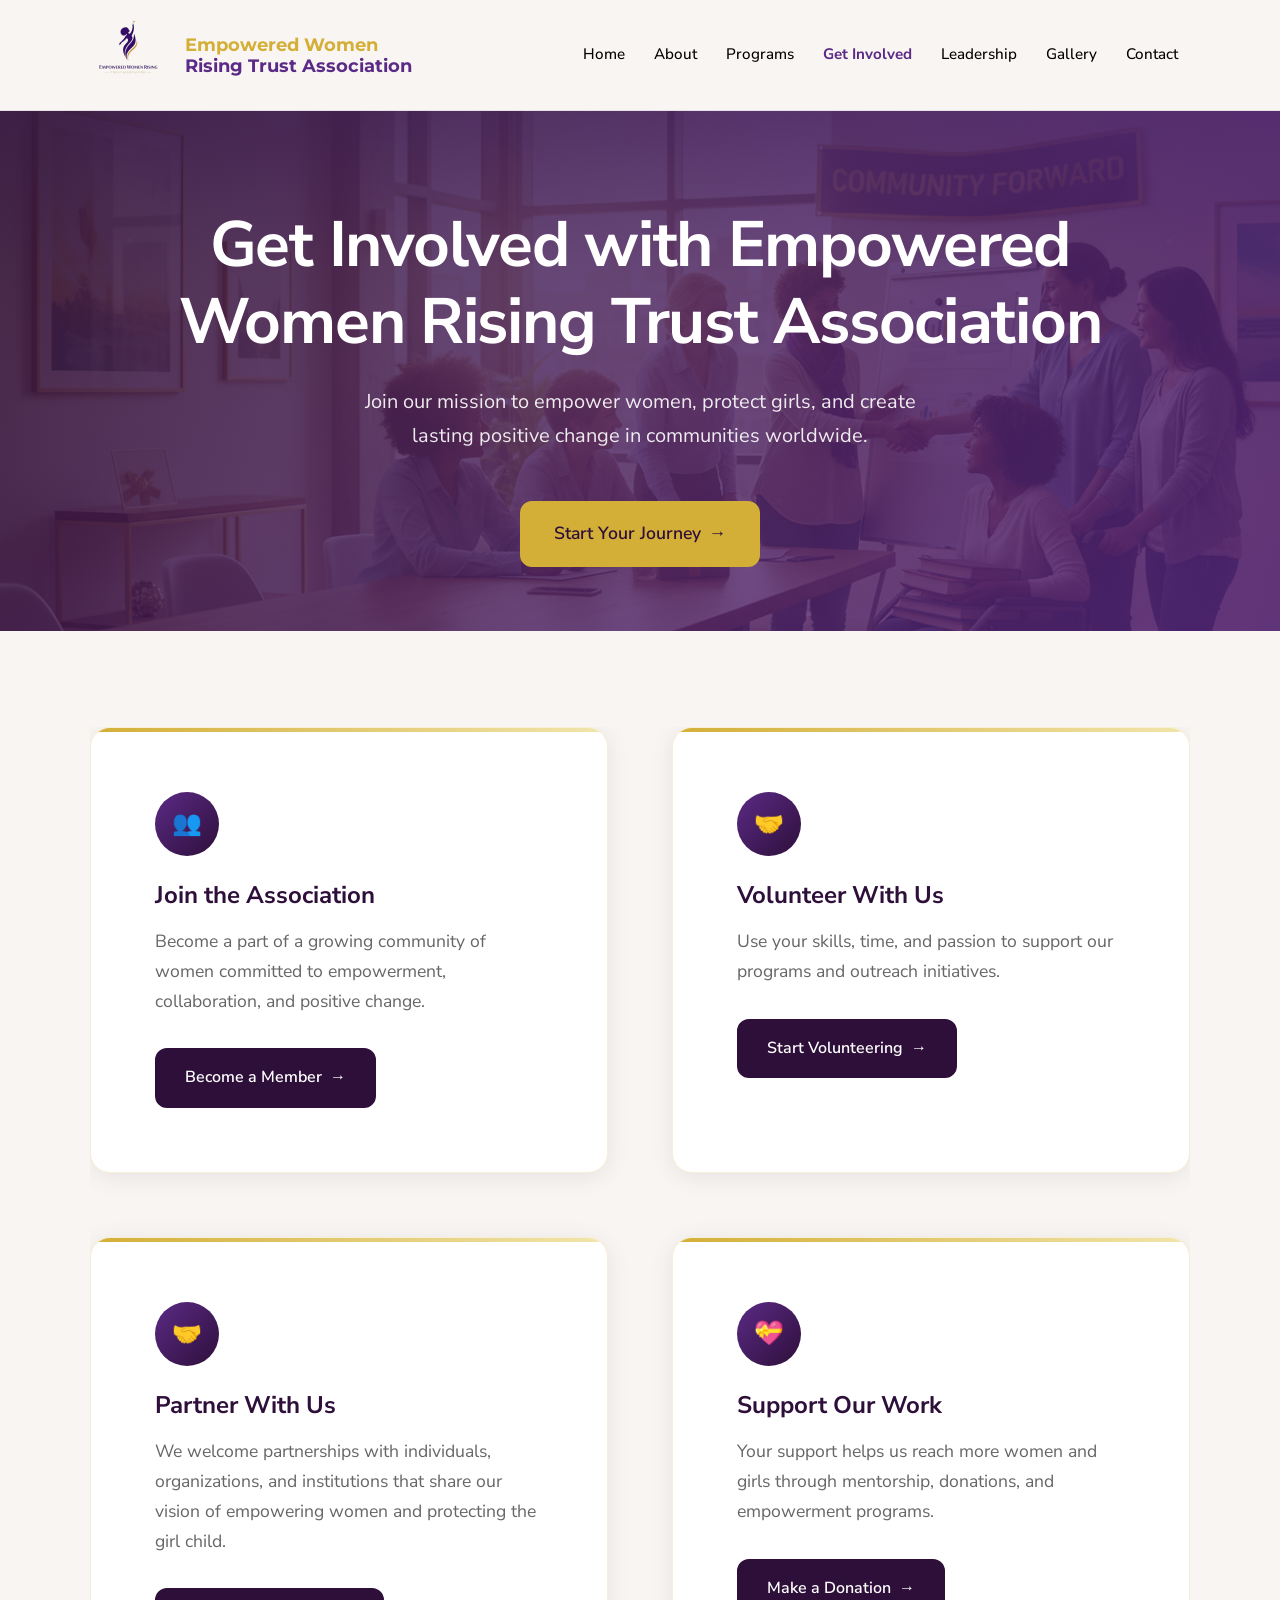
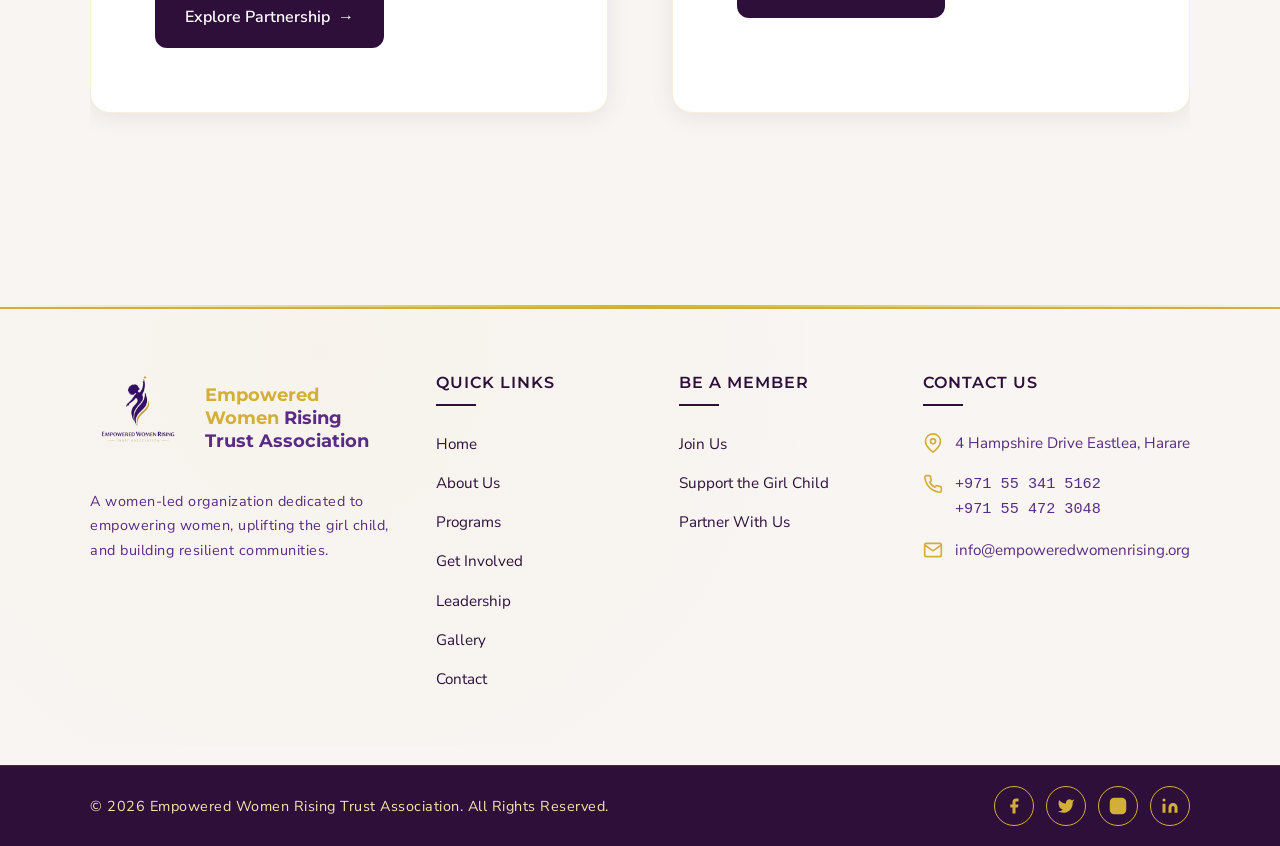
<file: get-involved.html>
<!DOCTYPE html>
<html lang="en">
  <head>
    <meta charset="UTF-8" />
    <meta name="viewport" content="width=device-width, initial-scale=1.0" />
    <title>
      EWRTA | Get Involved
    </title>
    <meta
      name="description"
      content="Join EWRTA in empowering women and protecting girls. Volunteer, partner, or support our mission to create lasting positive change in communities."
    />
    <link rel="preconnect" href="https://fonts.googleapis.com" />
    <link rel="preconnect" href="https://fonts.gstatic.com" crossorigin />
    <link
      href="https://fonts.googleapis.com/css2?family=Manrope:wght@200..800&family=Montserrat:ital,wght@0,100..900;1,100..900&family=Noto+Sans:ital,wght@0,100..900;1,100..900&family=Nunito+Sans:ital,opsz,wght@0,6..12,200..1000;1,6..12,200..1000&display=swap"
      rel="stylesheet"
    />
    <link rel="stylesheet" href="./css/style.css" />

    <style>
      /* ============================================
         MODERN UX/UI DESIGN SYSTEM
         Mobile-First Responsive Architecture
         ============================================ */

      /* CSS Custom Properties - Design Tokens */
      :root {
        /* Brand Colors */
        --deep-purple: #2e0f3a;
        --rich-purple: #5b2a86;
        --gold: #d4af37;
        --soft-gold: #f1e5ac;
        --off-white: #f8f5f2;
        --text-dark: #333333;

        /* Extended Palette for UX Enhancement */
        --white: #ffffff;
        --light-gray: #f5f5f5;
        --medium-gray: #666666;
        --border-light: rgba(212, 175, 55, 0.2);
        --shadow-light: rgba(46, 15, 58, 0.08);
        --shadow-medium: rgba(46, 15, 58, 0.15);

        /* Typography Scale */
        --font-primary: -apple-system, BlinkMacSystemFont, "Segoe UI", Roboto,
          "Helvetica Neue", Arial, sans-serif;
        --font-weight-normal: 400;
        --font-weight-medium: 500;
        --font-weight-semibold: 600;
        --font-weight-bold: 700;

        /* Spacing Scale */
        --space-xs: 0.5rem; /* 8px */
        --space-sm: 1rem; /* 16px */
        --space-md: 1.5rem; /* 24px */
        --space-lg: 2rem; /* 32px */
        --space-xl: 3rem; /* 48px */
        --space-2xl: 4rem; /* 64px */
        --space-3xl: 6rem; /* 96px */

        /* Design System */
        --border-radius: 12px;
        --border-radius-lg: 20px;
        --transition: all 0.3s cubic-bezier(0.4, 0, 0.2, 1);
        --container-max: 1200px;
        --container-padding: var(--space-sm);
      }

      /* Reset & Base Styles */
      *,
      *::before,
      *::after {
        box-sizing: border-box;
        margin: 0;
        padding: 0;
      }

      html {
        scroll-behavior: smooth;
      }

      body {
        font-family: "Nunito Sans", sans-serif;
        font-weight: 400;
        font-size: 1rem;
        line-height: 1.7;
        color: var(--text-dark);
        background-color: var(--off-white);
        -webkit-font-smoothing: antialiased;
        -moz-osx-font-smoothing: grayscale;
      }

      /* Hero Section */
.hero {
  background: 
    linear-gradient(135deg, rgba(46, 15, 58, 0.8) 0%, rgba(91, 42, 134, 0.8) 100%),
    url('./img/Diverse_group_engaged_in_activity_acfd5d17eb.jpeg') center center/cover no-repeat;
  color: var(--white);
  padding: var(--space-3xl) 0;
  text-align: center;
  position: relative;
  overflow: hidden;
}

.hero::before {
  content: "";
  position: absolute;
  top: 0;
  left: 0;
  right: 0;
  bottom: 0;
  background: url('data:image/svg+xml,<svg xmlns="http://www.w3.org/2000/svg" viewBox="0 0 100 100"><defs><pattern id="grain" width="100" height="100" patternUnits="userSpaceOnUse"><circle cx="25" cy="25" r="0.5" fill="rgba(212,175,55,0.1)"/><circle cx="75" cy="25" r="0.3" fill="rgba(212,175,55,0.05)"/><circle cx="50" cy="75" r="0.4" fill="rgba(212,175,55,0.08)"/></pattern></defs><rect width="100%" height="100%" fill="url(%23grain)"/></svg>');
  opacity: 0.3;
}

.hero-content {
  position: relative;
  z-index: 2;
}

.hero h1 {
  font-size: clamp(2.5rem, 5vw, 4rem);
  font-weight: var(--font-weight-bold);
  margin-bottom: var(--space-md);
  line-height: 1.2;
  letter-spacing: -0.02em;
}

.hero-subtitle {
  font-size: 1.25rem;
  opacity: 0.9;
  margin-bottom: var(--space-xl);
  max-width: 600px;
  margin-left: auto;
  margin-right: auto;
}

      /* Main Content Grid */
      .main-content {
        padding: var(--space-3xl) 0;
      }

      .involvement-grid {
        display: grid;
        gap: var(--space-xl);
        margin-bottom: var(--space-3xl);
      }

      /* Enhanced Cards Design */
      .involvement-card {
        background: var(--white);
        border-radius: var(--border-radius-lg);
        padding: var(--space-xl);
        box-shadow: 0 4px 24px var(--shadow-light);
        border: 1px solid var(--border-light);
        transition: var(--transition);
        position: relative;
        overflow: hidden;
      }

      .involvement-card::before {
        content: "";
        position: absolute;
        top: 0;
        left: 0;
        width: 100%;
        height: 4px;
        background: linear-gradient(
          90deg,
          var(--gold) 0%,
          var(--soft-gold) 100%
        );
      }

      .involvement-card:hover {
        transform: translateY(-8px);
        box-shadow: 0 12px 40px var(--shadow-medium);
        border-color: var(--gold);
      }

      .card-icon {
        width: 64px;
        height: 64px;
        background: linear-gradient(
          135deg,
          var(--rich-purple),
          var(--deep-purple)
        );
        border-radius: 50%;
        display: flex;
        align-items: center;
        justify-content: center;
        margin-bottom: var(--space-md);
        color: var(--white);
        font-size: 1.5rem;
      }

      .involvement-card h3 {
        font-size: 1.5rem;
        font-weight: var(--font-weight-bold);
        color: var(--deep-purple);
        margin-bottom: var(--space-sm);
        line-height: 1.3;
      }

      .involvement-card p {
        color: var(--medium-gray);
        margin-bottom: var(--space-lg);
        font-size: 1.1rem;
      }

      /* CTA Buttons */
      .cta-button {
        display: inline-flex;
        align-items: center;
        gap: var(--space-xs);
        background: var(--deep-purple);
        color: var(--white);
        text-decoration: none;
        padding: 14px 28px;
        border-radius: var(--border-radius);
        font-weight: var(--font-weight-semibold);
        transition: var(--transition);
        border: 2px solid var(--deep-purple);
      }

      .cta-button:hover {
        background: var(--gold);
        border-color: var(--gold);
        color: var(--deep-purple);
        transform: translateY(-2px);
        box-shadow: 0 8px 24px rgba(212, 175, 55, 0.3);
      }

      .cta-button:focus {
        outline: 3px solid rgba(212, 175, 55, 0.4);
        outline-offset: 2px;
      }

      .hero-cta {
        background: var(--gold);
        color: var(--deep-purple);
        border-color: var(--gold);
        font-size: 1.1rem;
        padding: 16px 32px;
      }

      .hero-cta:hover {
        background: var(--soft-gold);
        border-color: var(--soft-gold);
      }


      /* Responsive Design */
      @media (min-width: 768px) {
        :root {
          --container-padding: var(--space-md);
        }

        .nav-links {
          display: flex;
        }

        .involvement-grid {
          grid-template-columns: repeat(2, 1fr);
        }

        .hero {
          padding: var(--space-3xl) 0 var(--space-2xl);
        }
      }

      @media (min-width: 1024px) {
        .involvement-grid {
          grid-template-columns: repeat(2, 1fr);
          gap: var(--space-2xl);
        }

        .involvement-card {
          padding: var(--space-2xl);
        }
      }

      /* Accessibility Enhancements */
      @media (prefers-reduced-motion: reduce) {
        *,
        *::before,
        *::after {
          animation-duration: 0.01ms !important;
          animation-iteration-count: 1 !important;
          transition-duration: 0.01ms !important;
          scroll-behavior: auto !important;
        }
      }

      /* Focus styles for keyboard navigation */
      .involvement-card:focus-within {
        outline: 3px solid var(--gold);
        outline-offset: 2px;
      }

      /* Loading states and performance optimizations */
      img {
        max-width: 100%;
        height: auto;
        display: block;
      }

      /* Utility Classes */
      .sr-only {
        position: absolute;
        width: 1px;
        height: 1px;
        padding: 0;
        margin: -1px;
        overflow: hidden;
        clip: rect(0, 0, 0, 0);
        white-space: nowrap;
        border: 0;
      }
    </style>
  </head>

  <body>
    <!-- Enhanced Header with Navigation -->

    <header>
      <div class="container">
        <div class="header-left">
          <img class="logo" src="./img/ewrta.png" alt="EWRTA Logo" />
          <div id="branding">
            <h1><span class="highlight">Empowered Women</span></h1>
            <h1>Rising Trust Association</h1>
          </div>
        </div>
        <input type="checkbox" id="nav-toggle" class="nav-toggle" />
        <label for="nav-toggle" class="menu-icon" aria-label="Toggle Menu">
          <span></span><span></span><span></span>
        </label>
        <nav>
          <ul>
            <li><a href="./index.html">Home</a></li>
            <li><a href="./about.html">About</a></li>
            <li><a href="./programs&initiatives.html">Programs</a></li>
            <li class="current"><a href="./get-involved.html">Get Involved</a></li>
            <li><a href="./leadership.html">Leadership</a></li>
            <li><a href="./gallery.html">Gallery</a></li>
            <li><a href="./contact.html">Contact</a></li>
          </ul>
        </nav>
      </div>
    </header>

    <!-- Hero Section -->
    <section class="hero">
      <div class="container">
        <div class="hero-content">
          <h1>Get Involved with Empowered Women Rising Trust Association</h1>
          <p class="hero-subtitle">
            Join our mission to empower women, protect girls, and create lasting
            positive change in communities worldwide.
          </p>
          <a href="#involvement" class="cta-button hero-cta">
            Start Your Journey
            <span aria-hidden="true">→</span>
          </a>
        </div>
      </div>
    </section>

    <!-- Main Content -->
    <main class="main-content">
      <div class="container">
        <section id="involvement" class="involvement-grid">
          <!-- Join the Association Card -->
          <article class="involvement-card">
            <div class="card-icon" aria-hidden="true">👥</div>
            <h3>Join the Association</h3>
            <p>
              Become a part of a growing community of women committed to
              empowerment, collaboration, and positive change.
            </p>
            <a href="#join" class="cta-button">
              Become a Member
              <span aria-hidden="true">→</span>
            </a>
          </article>

          <!-- Volunteer Card -->
          <article class="involvement-card">
            <div class="card-icon" aria-hidden="true">🤝</div>
            <h3>Volunteer With Us</h3>
            <p>
              Use your skills, time, and passion to support our programs and
              outreach initiatives.
            </p>
            <a href="#volunteer" class="cta-button">
              Start Volunteering
              <span aria-hidden="true">→</span>
            </a>
          </article>

          <!-- Partnership Card -->
          <article class="involvement-card">
            <div class="card-icon" aria-hidden="true">🤝</div>
            <h3>Partner With Us</h3>
            <p>
              We welcome partnerships with individuals, organizations, and
              institutions that share our vision of empowering women and
              protecting the girl child.
            </p>
            <a href="#partner" class="cta-button">
              Explore Partnership
              <span aria-hidden="true">→</span>
            </a>
          </article>

          <!-- Support Card -->
          <article class="involvement-card">
            <div class="card-icon" aria-hidden="true">💝</div>
            <h3>Support Our Work</h3>
            <p>
              Your support helps us reach more women and girls through
              mentorship, donations, and empowerment programs.
            </p>
            <a href="#support" class="cta-button">
              Make a Donation
              <span aria-hidden="true">→</span>
            </a>
          </article>
        </section>
      </div>
    </main>

    <!-- Enhanced Footer -->
    <hr class="divider" />

    <footer class="site-footer">
      <div class="footer-top">
        <div class="container footer-grid">
          <!-- About Section -->
          <div class="footer-section footer-about">
            <div class="footer-branding">
              <img class="footer-logo" src="./img/ewrta.png" alt="EWRTA Logo" />
              <h3>
                <span class="emp">Empowered Women</span> Rising Trust
                Association
              </h3>
            </div>
            <p id="footer-description">
              A women-led organization dedicated to empowering women, uplifting
              the girl child, and building resilient communities.
            </p>
          </div>

          <!-- Quick Links -->
          <div class="footer-section">
            <h4 class="footer-heading">Quick Links</h4>
            <ul class="footer-links">
              <li><a href="./index.html">Home</a></li>
              <li><a href="./about.html">About Us</a></li>
              <li><a href="./programs&initiatives.html">Programs</a></li>
              <li><a href="./get-involved.html">Get Involved</a></li>
              <li><a href="./leadership.html">Leadership</a></li>
              <li><a href="./gallery.html">Gallery</a></li>
              <li><a href="./contact.html">Contact</a></li>
            </ul>
          </div>

          <!-- Initiatives -->
          <div class="footer-section">
            <h4 class="footer-heading">Be A Member</h4>
            <ul class="footer-links">
              <li><a href="./contact.html">Join Us</a></li>
              <li><a href="#">Support the Girl Child</a></li>
              <li><a href="#">Partner With Us</a></li>
            </ul>
          </div>

          <!-- Contact Info -->
          <div class="footer-section">
            <h4 class="footer-heading">Contact Us</h4>
            <ul class="footer-contact">
              <li>
                <svg
                  class="contact-icon"
                  viewBox="0 0 24 24"
                  fill="none"
                  stroke="currentColor"
                  stroke-width="2"
                >
                  <path
                    d="M21 10c0 7-9 13-9 13s-9-6-9-13a9 9 0 0 1 18 0z"
                  ></path>
                  <circle cx="12" cy="10" r="3"></circle>
                </svg>
                <span>
                  4 Hampshire Drive Eastlea, Harare
                </span>
              </li>
              <li>
                <svg
                  class="contact-icon"
                  viewBox="0 0 24 24"
                  fill="none"
                  stroke="currentColor"
                  stroke-width="2"
                >
                  <path
                    d="M22 16.92v3a2 2 0 0 1-2.18 2 19.79 19.79 0 0 1-8.63-3.07 19.5 19.5 0 0 1-6-6 19.79 19.79 0 0 1-3.07-8.67A2 2 0 0 1 4.11 2h3a2 2 0 0 1 2 1.72 12.84 12.84 0 0 0 .7 2.81 2 2 0 0 1-.45 2.11L8.09 9.91a16 16 0 0 0 6 6l1.27-1.27a2 2 0 0 1 2.11-.45 12.84 12.84 0 0 0 2.81.7A2 2 0 0 1 22 16.92z"
                  ></path>
                </svg>
                <span><pre>+971 55 341 5162</pre>
                  <pre>+971 55 472 3048</pre></span>
              </li>
              <li>
                <svg
                  class="contact-icon"
                  viewBox="0 0 24 24"
                  fill="none"
                  stroke="currentColor"
                  stroke-width="2"
                >
                  <path
                    d="M4 4h16c1.1 0 2 .9 2 2v12c0 1.1-.9 2-2 2H4c-1.1 0-2-.9-2-2V6c0-1.1.9-2 2-2z"
                  ></path>
                  <polyline points="22,6 12,13 2,6"></polyline>
                </svg>
                <span>info@empoweredwomenrising.org</span>
              </li>
            </ul>
          </div>
        </div>
      </div>

      <div class="footer-bottom">
        <div class="container footer-bottom-content">
          <p class="copyright">
            © 2026 Empowered Women Rising Trust Association. All Rights
            Reserved.
          </p>
          <div class="footer-social">
            <a href="#" class="social-link" aria-label="Facebook">
              <svg viewBox="0 0 24 24" fill="currentColor">
                <path
                  d="M18 2h-3a5 5 0 0 0-5 5v3H7v4h3v8h4v-8h3l1-4h-4V7a1 1 0 0 1 1-1h3z"
                ></path>
              </svg>
            </a>
            <a href="#" class="social-link" aria-label="Twitter">
              <svg viewBox="0 0 24 24" fill="currentColor">
                <path
                  d="M23 3a10.9 10.9 0 0 1-3.14 1.53 4.48 4.48 0 0 0-7.86 3v1A10.66 10.66 0 0 1 3 4s-4 9 5 13a11.64 11.64 0 0 1-7 2c9 5 20 0 20-11.5a4.5 4.5 0 0 0-.08-.83A7.72 7.72 0 0 0 23 3z"
                ></path>
              </svg>
            </a>
            <a href="#" class="social-link" aria-label="Instagram">
              <svg
                viewBox="0 0 24 24"
                fill="none"
                stroke="currentColor"
                stroke-width="2"
              >
                <rect x="2" y="2" width="20" height="20" rx="5" ry="5"></rect>
                <path
                  d="M16 11.37A4 4 0 1 1 12.63 8 4 4 0 0 1 16 11.37z"
                ></path>
                <line x1="17.5" y1="6.5" x2="17.51" y2="6.5"></line>
              </svg>
            </a>
            <a href="#" class="social-link" aria-label="LinkedIn">
              <svg viewBox="0 0 24 24" fill="currentColor">
                <path
                  d="M16 8a6 6 0 0 1 6 6v7h-4v-7a2 2 0 0 0-2-2 2 2 0 0 0-2 2v7h-4v-7a6 6 0 0 1 6-6z"
                ></path>
                <rect x="2" y="9" width="4" height="12"></rect>
                <circle cx="4" cy="4" r="2"></circle>
              </svg>
            </a>
          </div>
        </div>
      </div>
    </footer>
  </body>
</html>

  </body>
</html>
</file>
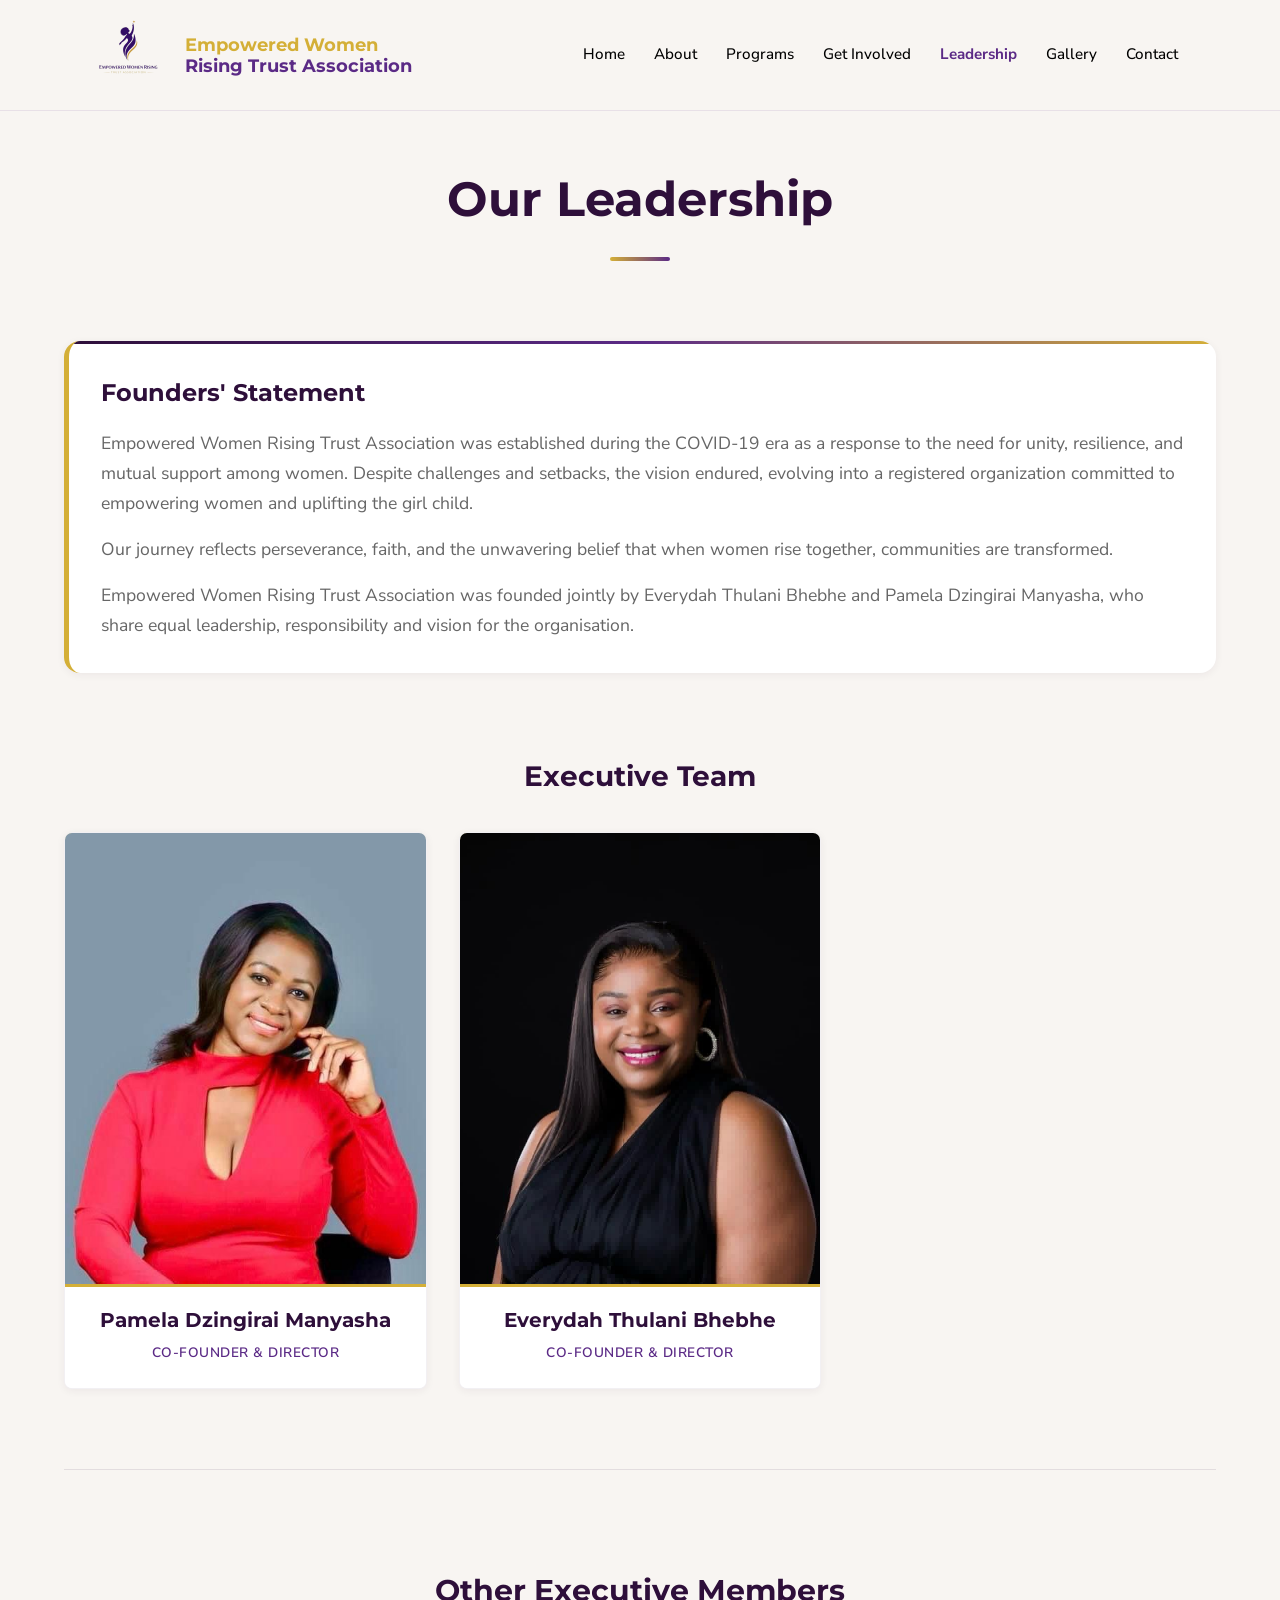
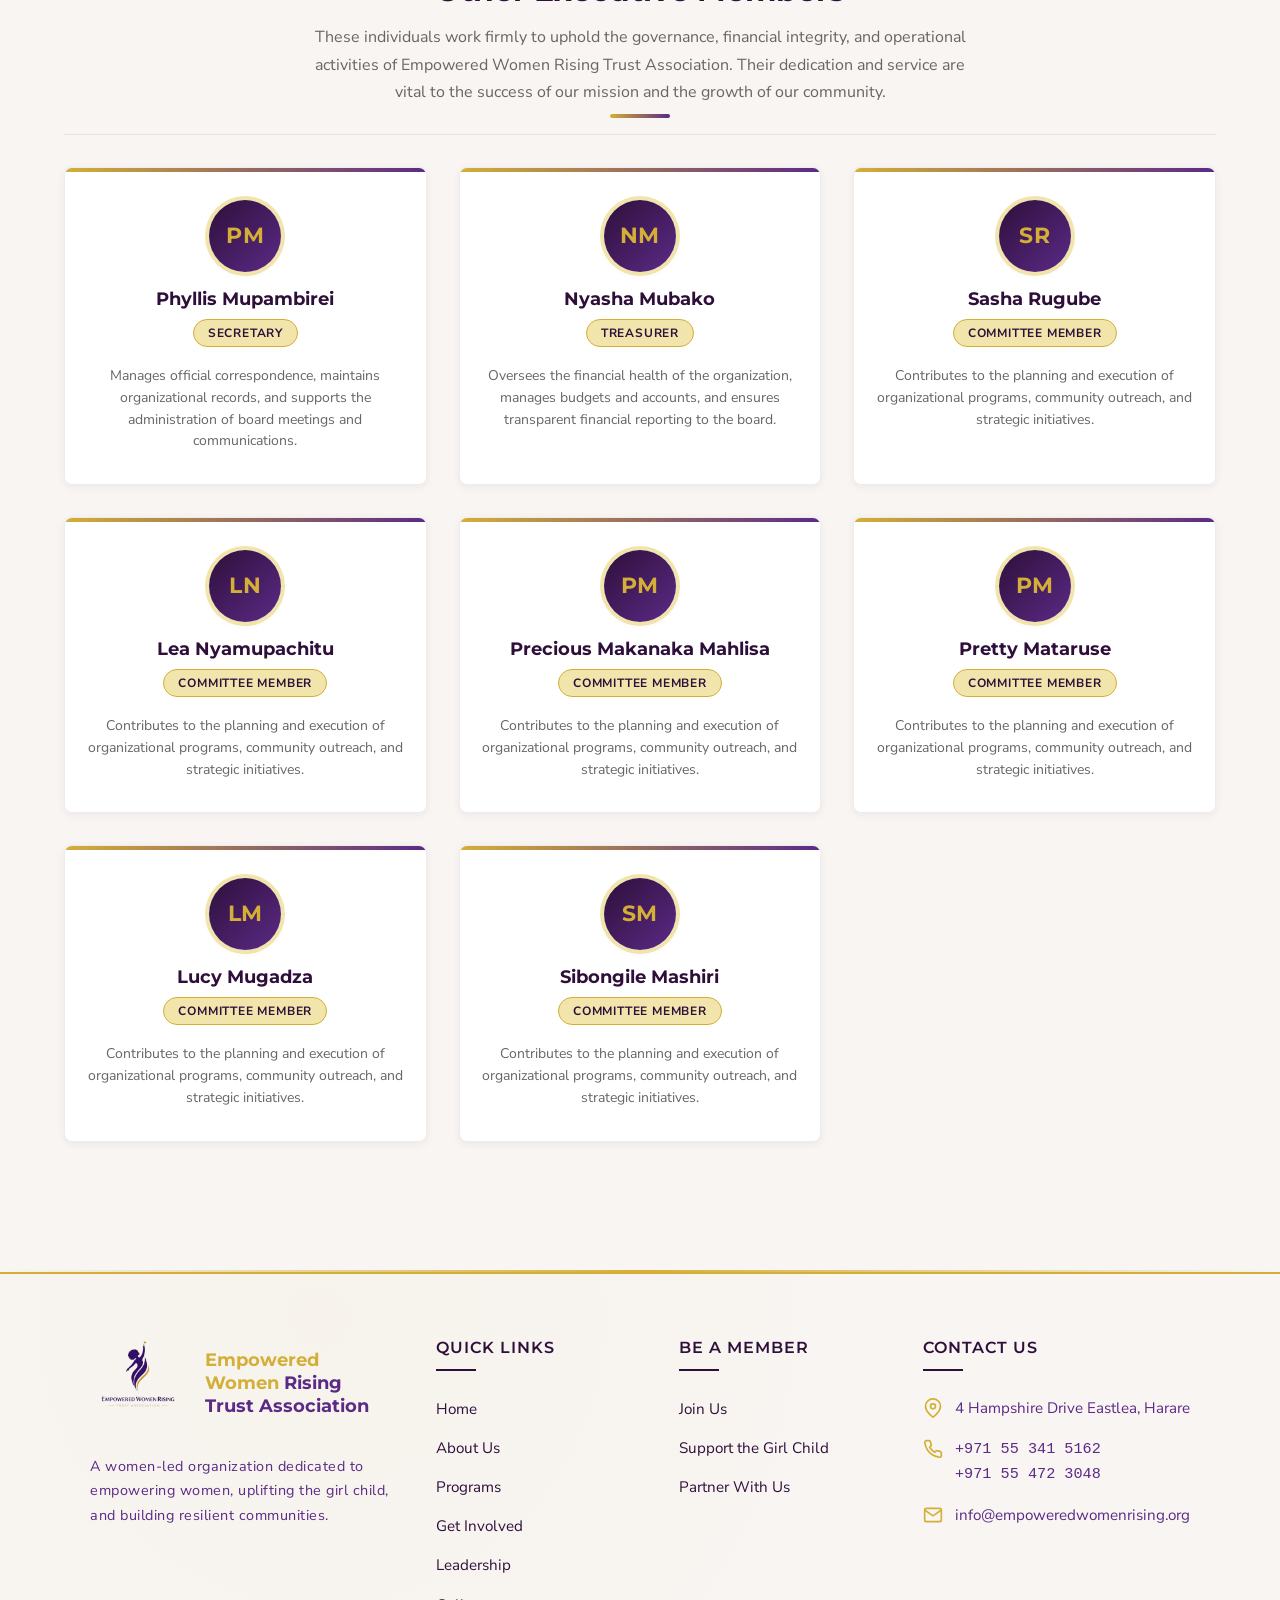
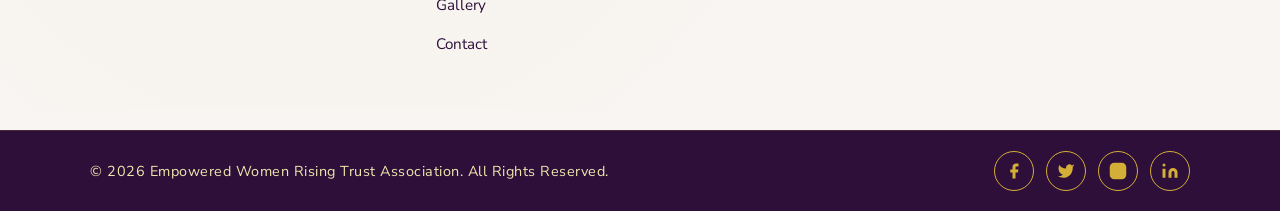
<file: leadership.html>
<!DOCTYPE html>
  <html lang="en">
    <head>
      <meta charset="UTF-8" />
      <meta name="viewport" content="width=device-width, initial-scale=1.0" />
      <meta
        name="description"
        content="Meet the leadership team and founders of Empowered Women Rising Trust Association (EWRTA)."
      />
      <title>EWRTA | Leadership</title>

      <!-- Preconnect for performance -->
      <link rel="preconnect" href="https://fonts.googleapis.com" />
      <link rel="preconnect" href="https://fonts.gstatic.com" crossorigin />
      <link
        href="https://fonts.googleapis.com/css2?family=Manrope:wght@200..800&family=Montserrat:ital,wght@0,100..900;1,100..900&family=Noto+Sans:ital,wght@0,100..900;1,100..900&family=Nunito+Sans:ital,opsz,wght@0,6..12,200..1000;1,6..12,200..1000&display=swap"
        rel="stylesheet"
      />
      <link rel="stylesheet" href="./css/style.css" />

      <style>
        /* ============================================================
         ENTERPRISE-GRADE CSS SYSTEM
         Mobile-First | Accessible | Performance Optimized
         Color Palette: EWRTA Brand Colors
         ============================================================ */

        :root {
          /* --- Brand Colors --- */
          --deep-purple: #2e0f3a;
          --rich-purple: #5b2a86;
          --gold: #d4af37;
          --soft-gold: #f1e5ac;
          --off-white: #f8f5f2;
          --text-dark: #333333;

          /* --- Semantic Color Mappings --- */
          --color-primary: var(--deep-purple);
          --color-primary-light: var(--rich-purple);
          --color-accent: var(--gold);
          --color-accent-soft: var(--soft-gold);
          --color-bg-body: var(--off-white);
          --color-bg-card: #ffffff;
          --color-text-main: var(--text-dark);
          --color-text-muted: #666666;

          /* --- Typography Scale (Fluid) --- */
          --font-heading: "Montserrat", system-ui, sans-serif;
          --font-body: "Nunito Sans", system-ui, sans-serif;

          /* --- Spacing Scale (rem) --- */
          --space-xs: 0.5rem;
          --space-sm: 1rem;
          --space-md: 2rem;
          --space-lg: 3rem;
          --space-xl: 5rem;

          /* --- Layout & Effects --- */
          --radius: 8px;
          --radius-lg: 16px;
          --shadow-sm: 0 2px 8px rgba(46, 15, 58, 0.06);
          --shadow-md: 0 8px 24px rgba(46, 15, 58, 0.12);
          --shadow-lg: 0 15px 40px rgba(46, 15, 58, 0.15);
          --transition: 200ms ease-in-out;
        }

        /* --- Global Reset & Base --- */
        *,
        *::before,
        *::after {
          box-sizing: border-box;
          margin: 0;
          padding: 0;
        }

        body {
          font-family: "Nunito Sans", sans-serif;
          font-weight: 400;
          background-color: var(--color-bg-body);
          color: var(--color-text-main);
          line-height: 1.7;
          font-size: 1rem;
          -webkit-font-smoothing: antialiased;
          -moz-osx-font-smoothing: grayscale;
        }

        /* --- Layout Container --- */
        .container-leadership {
          width: 90%;
          max-width: 1200px;
          margin: 0 auto;
          padding: var(--space-lg) 0;
        }

        /* --- Page Header --- */
        .page-header {
          text-align: center;
          margin-bottom: var(--space-xl);
        }

        .page-header h1 {
          font-family: var(--font-heading);
          font-size: clamp(2rem, 5vw, 3rem);
          color: var(--color-primary);
          margin-bottom: var(--space-xs);
          font-weight: 700;
        }

        .page-header::after {
          content: "";
          display: block;
          width: 60px;
          height: 4px;
          background: linear-gradient(
            90deg,
            var(--color-accent),
            var(--color-primary-light)
          );
          margin: var(--space-sm) auto 0;
          border-radius: 2px;
        }

        /* --- Founders Statement Section --- */
        .statement-section {
          background-color: var(--color-bg-card);
          padding: var(--space-md);
          border-radius: var(--radius-lg);
          box-shadow: var(--shadow-sm);
          margin-bottom: var(--space-xl);
          border-left: 5px solid var(--color-accent);
          position: relative;
          overflow: hidden;
        }

        .statement-section::before {
          content: "";
          position: absolute;
          top: 0;
          left: 0;
          right: 0;
          height: 3px;
          background: linear-gradient(
            90deg,
            var(--color-primary),
            var(--color-primary-light),
            var(--color-accent)
          );
        }

        .statement-section h2 {
          font-family: var(--font-heading);
          font-size: 1.5rem;
          color: var(--color-primary);
          margin-bottom: var(--space-sm);
        }

        .statement-section p {
          margin-bottom: var(--space-sm);
          color: var(--color-text-muted);
          font-size: 1.1rem;
          line-height: 1.7;
        }

        .statement-section p:last-child {
          margin-bottom: 0;
        }

        /* --- Leadership Grid System (Executive Section) --- */
        .leadership-section h2 {
          font-family: var(--font-heading);
          font-size: 1.75rem;
          color: var(--color-primary);
          margin-bottom: var(--space-md);
          text-align: center;
        }

        .leadership-grid {
          display: grid;
          grid-template-columns: 1fr;
          gap: var(--space-md);
          justify-content: center;
        }

        @media (min-width: 640px) {
          .leadership-grid {
            grid-template-columns: repeat(2, 1fr);
          }
        }

        @media (min-width: 1024px) {
          .leadership-grid {
            grid-template-columns: repeat(3, 1fr);
          }
        }

        /* --- Profile Card Component (Executive with photos) --- */
        .profile-card {
          background: var(--color-bg-card);
          border-radius: var(--radius);
          overflow: hidden;
          box-shadow: var(--shadow-sm);
          transition: transform var(--transition), box-shadow var(--transition);
          display: flex;
          flex-direction: column;
          border: 1px solid rgba(46, 15, 58, 0.06);
        }

        .profile-card:hover {
          transform: translateY(-5px);
          box-shadow: var(--shadow-lg);
        }

        /* --- Image Area (Placeholder System) --- */
        .profile-image {
          position: relative;
          width: 100%;
          padding-bottom: 125%;
          background: linear-gradient(
            135deg,
            var(--soft-gold),
            var(--color-bg-body)
          );
          overflow: hidden;
        }

        .profile-image img {
          position: absolute;
          top: 0;
          left: 0;
          width: 100%;
          height: 100%;
          object-fit: cover;
          object-position: center top;
          transition: opacity var(--transition);
        }

        /* Placeholder text (visible when image is missing) */
        .profile-image::before {
          content: "No Photo Available";
          position: absolute;
          top: 50%;
          left: 50%;
          transform: translate(-50%, -50%);
          color: var(--rich-purple);
          font-size: 0.9rem;
          text-align: center;
          z-index: 0;
          opacity: 0.5;
        }

        .profile-image img + ::before {
          display: none;
        }

        /* --- Card Content (Executive) --- */
        .profile-content {
          padding: var(--space-sm);
          text-align: center;
          flex-grow: 1;
          display: flex;
          flex-direction: column;
          justify-content: center;
          border-top: 3px solid var(--color-accent);
          background: var(--color-bg-card);
        }

        .profile-content h3 {
          font-family: var(--font-heading);
          font-size: 1.25rem;
          color: var(--color-primary);
          margin-bottom: 4px;
          font-weight: 700;
        }

        .profile-role {
          font-weight: 600;
          color: var(--color-primary-light);
          font-size: 0.85rem;
          text-transform: uppercase;
          letter-spacing: 0.5px;
          margin-bottom: var(--space-xs);
        }

        .profile-bio {
          font-size: 0.9rem;
          color: var(--color-text-muted);
          line-height: 1.5;
        }

        /* ============================================================
         OTHER LEADERSHIP MEMBERS SECTION — NEW STYLES
         No-photo card layout. Responsive 3/2/1 column grid.
         Seamlessly integrated with existing EWRTA brand system.
         ============================================================ */

        /* --- Section Wrapper --- */
        .other-leadership-section {
          /* Top margin separates it visually from the Executive Team above */
          margin-top: var(--space-xl);
          margin-bottom: var(--space-xl);
        }

        /* --- Section Header Block --- */
        .other-leadership-header {
          text-align: center;
          margin-bottom: var(--space-md);
          position: relative;
          padding-bottom: var(--space-sm);
        }

        /* Decorative gradient underline — mirrors .page-header::after */
        .other-leadership-header::after {
          content: "";
          display: block;
          width: 60px;
          height: 4px;
          background: linear-gradient(
            90deg,
            var(--color-accent),
            var(--color-primary-light)
          );
          margin: var(--space-xs) auto 0;
          border-radius: 2px;
        }

        .other-leadership-header h2 {
          font-family: var(--font-heading);
          font-size: clamp(
            1.5rem,
            3vw,
            1.875rem
          ); /* fluid: 1.5rem → 1.875rem */
          font-weight: 700;
          color: var(--color-primary);
          margin-bottom: var(--space-xs);
        }

        .other-leadership-header p {
          font-family: var(--font-body);
          font-size: 1rem;
          color: var(--color-text-muted);
          max-width: 680px;
          margin: var(--space-xs) auto 0;
          line-height: 1.7;
        }

        /* --- Responsive Grid: 1 → 2 → 3 columns --- */
        .other-leadership-grid {
          display: grid;
          grid-template-columns: 1fr; /* Mobile: 1 column  */
          gap: var(--space-md);
        }

        /* Tablet: 2 columns at 640px+ */
        @media (min-width: 640px) {
          .other-leadership-grid {
            grid-template-columns: repeat(2, 1fr);
          }
        }

        /* Desktop: 3 columns at 1024px+ */
        @media (min-width: 1024px) {
          .other-leadership-grid {
            grid-template-columns: repeat(3, 1fr);
          }
        }

        /* --- No-Photo Member Card --- */
        .member-card {
          background: var(--color-bg-card);
          border-radius: var(--radius);
          border: 1px solid rgba(46, 15, 58, 0.08);
          box-shadow: var(--shadow-sm);
          padding: var(--space-md) var(--space-sm);
          display: flex;
          flex-direction: column;
          align-items: center;
          text-align: center;
          transition: transform var(--transition), box-shadow var(--transition),
            border-color var(--transition);
          position: relative;
          overflow: hidden;
        }

        /* Decorative top accent bar — matches .profile-content border-top */
        .member-card::before {
          content: "";
          position: absolute;
          top: 0;
          left: 0;
          right: 0;
          height: 4px;
          background: linear-gradient(
            90deg,
            var(--color-accent),
            var(--color-primary-light)
          );
          border-radius: var(--radius) var(--radius) 0 0;
        }

        /* Subtle hover lift — matches .profile-card:hover */
        .member-card:hover {
          transform: translateY(-5px);
          box-shadow: var(--shadow-lg);
          border-color: rgba(46, 15, 58, 0.14);
        }

        /* --- Role Icon / Avatar Placeholder --- */
        /*
        A decorative monogram circle replaces the profile photo.
        It uses the member's initials set via the data-initials attribute.
        Falls back to a generic icon if not provided.
      */
        .member-avatar {
          width: 72px;
          height: 72px;
          border-radius: 50%;
          background: linear-gradient(
            135deg,
            var(--color-primary) 0%,
            var(--color-primary-light) 100%
          );
          display: flex;
          align-items: center;
          justify-content: center;
          margin-bottom: var(--space-sm);
          flex-shrink: 0;
          /* Soft golden ring to tie into brand accent */
          box-shadow: 0 0 0 4px var(--soft-gold), var(--shadow-sm);
        }

        .member-avatar span {
          font-family: var(--font-heading);
          font-size: 1.35rem;
          font-weight: 700;
          color: var(--color-accent);
          letter-spacing: 0.5px;
          text-transform: uppercase;
          line-height: 1;
          user-select: none;
        }

        /* --- Card Text Content --- */
        .member-info {
          display: flex;
          flex-direction: column;
          align-items: center;
          gap: 4px;
          flex-grow: 1;
        }

        /* Member Name */
        .member-name {
          font-family: var(--font-heading);
          font-size: 1.1rem;
          font-weight: 700;
          color: var(--color-primary);
          margin-bottom: 2px;
          line-height: 1.3;
        }

        /* Role Badge — pill shape matching brand colors */
        .member-role-badge {
          display: inline-block;
          font-family: var(--font-body);
          font-size: 0.75rem;
          font-weight: 700;
          text-transform: uppercase;
          letter-spacing: 0.8px;
          color: var(--color-primary);
          background-color: var(--color-accent-soft);
          border: 1px solid var(--color-accent);
          border-radius: 999px; /* pill shape */
          padding: 3px 14px;
          margin-top: 2px;
          margin-bottom: var(--space-xs);
        }

        /* Short responsibility description */
        .member-description {
          font-family: var(--font-body);
          font-size: 0.875rem;
          color: var(--color-text-muted);
          line-height: 1.55;
          margin-top: 6px;
        }

        /* --- Divider between Executive section and Other Leadership section --- */
        .section-divider {
          border: none;
          border-top: 1px solid rgba(46, 15, 58, 0.1);
          margin: var(--space-xl) 0 var(--space-xl);
        }

        /* ============================================================
         GLOBAL ACCESSIBILITY & UTILITY
         ============================================================ */

        /* Focus states */
        a:focus,
        button:focus {
          outline: 3px solid var(--color-accent);
          outline-offset: 2px;
        }

        /* Text selection */
        ::selection {
          background: var(--color-accent);
          color: var(--color-primary);
        }
      </style>
    </head>
    <body>
      <!-- =====================================================
         SITE HEADER (Unchanged from original template)
         ===================================================== -->
      <header>
        <div class="container">
          <div class="header-left">
            <img class="logo" src="./img/ewrta.png" alt="EWRTA Logo" />
            <div id="branding">
              <h1><span class="highlight">Empowered Women</span></h1>
              <h1>Rising Trust Association</h1>
            </div>
          </div>
          <input type="checkbox" id="nav-toggle" class="nav-toggle" />
          <label for="nav-toggle" class="menu-icon" aria-label="Toggle Menu">
            <span></span><span></span><span></span>
          </label>
          <nav>
            <ul>
              <li><a href="./index.html">Home</a></li>
              <li><a href="./about.html">About</a></li>
              <li><a href="./programs&initiatives.html">Programs</a></li>
              <li><a href="./get-involved.html">Get Involved</a></li>
              <li class="current">
                <a href="./leadership.html">Leadership</a>
              </li>
              <li><a href="./gallery.html">Gallery</a></li>
              <li><a href="./contact.html">Contact</a></li>
            </ul>
          </nav>
        </div>
      </header>

      <!-- =====================================================
         MAIN CONTENT
         ===================================================== -->
      <main class="container-leadership" role="main">
        <!-- ── Page Title ──────────────────────────────────── -->
        <section class="page-header">
          <h1>Our Leadership</h1>
        </section>

        <!-- ── Founders' Statement ────────────────────────── -->
        <section class="statement-section" aria-labelledby="statement-heading">
          <h2 id="statement-heading">Founders' Statement</h2>
          <p>
            Empowered Women Rising Trust Association was established during the
            COVID-19 era as a response to the need for unity, resilience, and
            mutual support among women. Despite challenges and setbacks, the
            vision endured, evolving into a registered organization committed to
            empowering women and uplifting the girl child.
          </p>
          <p>
            Our journey reflects perseverance, faith, and the unwavering belief
            that when women rise together, communities are transformed.
          </p>
          <p>
            Empowered Women Rising Trust Association was founded jointly by Everydah 
            Thulani Bhebhe and Pamela Dzingirai Manyasha, who share equal leadership, 
            responsibility and vision for the organisation.
          </p>
        </section>

        <!-- ── Executive Team (Original, Unchanged) ───────── -->
        <section class="leadership-section" aria-labelledby="team-heading">
          <h2 id="team-heading">Executive Team</h2>

          <div class="leadership-grid">
            <!-- Card 1: Chairperson -->
            <article class="profile-card">
              <figure class="profile-image">
                <img
                  src="./img/g9.jpeg"
                  alt="Portrait of Pamela Dzingirai Manyasha, Chairperson"
                  loading="lazy"
                />
              </figure>
              <div class="profile-content">
                <h3>Pamela Dzingirai Manyasha</h3>
                <span class="profile-role">Co-Founder & Director</span>
                <p class="profile-bio"></p>
              </div>
            </article>

            <!-- Card 2: Vice Chairperson -->
            <article class="profile-card">
              <figure class="profile-image">
                <img
                  src="./img/g10.jpeg"
                  alt="Portrait of Everydah Thulani Bhebhe, Vice Chairperson"
                  loading="lazy"
                />
              </figure>
              <div class="profile-content">
                <h3>Everydah Thulani Bhebhe</h3>
                <span class="profile-role">Co-Founder & Director</span>
                <p class="profile-bio"></p>
              </div>
            </article>
          </div>
        </section>
        <!-- ── END: Executive Team ─────────────────────────── -->

        <!-- =====================================================
           SECTION DIVIDER
           Visual separator between Executive and Other Leadership
           ===================================================== -->
        <hr class="section-divider" aria-hidden="true" />

        <!-- =====================================================
           OTHER LEADERSHIP MEMBERS SECTION
           ─────────────────────────────────────────────────────
           Displays: Secretary, Treasurer, and six Committee
           Members in a responsive no-photo card grid.

           HOW TO EDIT:
           • To update a name → change the text inside <h3 class="member-name">
           • To update initials → change the text inside <span> inside .member-avatar
           • To update role → change the text inside <span class="member-role-badge">
           • To update description → change text inside <p class="member-description">
           • To add a new card → copy any <article class="member-card"> block
           ===================================================== -->
        <section
          class="other-leadership-section"
          aria-labelledby="other-leadership-heading"
        >
          <!-- Section Header -->
          <header class="other-leadership-header">
            <h2 id="other-leadership-heading">Other Executive Members</h2>
            <p>
              These individuals work firmly to uphold
              the governance, financial integrity, and operational activities of
              Empowered Women Rising Trust Association. Their dedication and service are vital to the success of
              our mission and the growth of our community.
            </p>
          </header>

          <!-- ── Member Cards Grid ──────────────────────────── -->
          <div class="other-leadership-grid">
            <!-- ── CARD: Secretary ──────────────────────────── -->
            <!--
            Edit: Replace "Phyllis Mupambirei" with the actual member name.
            Edit: Replace "PM" with the member's initials (max 2–3 letters).
          -->
            <article
              class="member-card"
              aria-label="Leadership card for Secretary"
            >
              <!-- Initials Avatar -->
              <div class="member-avatar" aria-hidden="true">
                <span>PM</span>
              </div>
              <!-- Member Info -->
              <div class="member-info">
                <h3 class="member-name">Phyllis Mupambirei</h3>
                <span class="member-role-badge">Secretary</span>
                <p class="member-description">
                  Manages official correspondence, maintains organizational
                  records, and supports the administration of board meetings and
                  communications.
                </p>
              </div>
            </article>
            <!-- ── END: Secretary ────────────────────────────── -->

            <!-- ── CARD: Treasurer ───────────────────────────── -->
            <!--
            Edit: Replace "Nyasha Mubako" with the actual member name.
            Edit: Replace "NM" with the member's initials.
          -->
            <article
              class="member-card"
              aria-label="Leadership card for Treasurer"
            >
              <div class="member-avatar" aria-hidden="true">
                <span>NM</span>
              </div>
              <div class="member-info">
                <h3 class="member-name">Nyasha Mubako</h3>
                <span class="member-role-badge">Treasurer</span>
                <p class="member-description">
                  Oversees the financial health of the organization, manages
                  budgets and accounts, and ensures transparent financial
                  reporting to the board.
                </p>
              </div>
            </article>
            <!-- ── END: Treasurer ────────────────────────────── -->

            <!-- ── CARD: Committee Member 1 ──────────────────── -->
            <!--
            Edit: Replace "Member Name" with the actual member name.
            Edit: Replace "XX" with the member's initials.
          -->
            <article
              class="member-card"
              aria-label="Leadership card for Committee Member"
            >
              <div class="member-avatar" aria-hidden="true">
                <span>SR</span>
              </div>
              <div class="member-info">
                <h3 class="member-name">Sasha Rugube</h3>
                <span class="member-role-badge">Committee Member</span>
                <p class="member-description">
                  Contributes to the planning and execution of organizational
                  programs, community outreach, and strategic initiatives.
                </p>
              </div>
            </article>
            <!-- ── END: Committee Member 1 ───────────────────── -->

            <!-- ── CARD: Committee Member 2 ──────────────────── -->
            <article
              class="member-card"
              aria-label="Leadership card for Committee Member"
            >
              <div class="member-avatar" aria-hidden="true">
                <span>LN</span>
              </div>
              <div class="member-info">
                <h3 class="member-name">Lea Nyamupachitu</h3>
                <span class="member-role-badge">Committee Member</span>
                <p class="member-description">
                  Contributes to the planning and execution of organizational
                  programs, community outreach, and strategic initiatives.
                </p>
              </div>
            </article>
            <!-- ── END: Committee Member 2 ───────────────────── -->

            <!-- ── CARD: Committee Member 3 ──────────────────── -->
            <article
              class="member-card"
              aria-label="Leadership card for Committee Member"
            >
              <div class="member-avatar" aria-hidden="true">
                <span>PM</span>
              </div>
              <div class="member-info">
                <h3 class="member-name">Precious Makanaka Mahlisa</h3>
                <span class="member-role-badge">Committee Member</span>
                <p class="member-description">
                  Contributes to the planning and execution of organizational
                  programs, community outreach, and strategic initiatives.
                </p>
              </div>
            </article>
            <!-- ── END: Committee Member 3 ───────────────────── -->

            <!-- ── CARD: Committee Member 4 ──────────────────── -->
            <article
              class="member-card"
              aria-label="Leadership card for Committee Member"
            >
              <div class="member-avatar" aria-hidden="true">
                <span>PM</span>
              </div>
              <div class="member-info">
                <h3 class="member-name">Pretty Mataruse</h3>
                <span class="member-role-badge">Committee Member</span>
                <p class="member-description">
                  Contributes to the planning and execution of organizational
                  programs, community outreach, and strategic initiatives.
                </p>
              </div>
            </article>
            <!-- ── END: Committee Member 4 ───────────────────── -->

            <!-- ── CARD: Committee Member 5 ──────────────────── -->
            <article
              class="member-card"
              aria-label="Leadership card for Committee Member"
            >
              <div class="member-avatar" aria-hidden="true">
                <span>LM</span>
              </div>
              <div class="member-info">
                <h3 class="member-name">Lucy Mugadza</h3>
                <span class="member-role-badge">Committee Member</span>
                <p class="member-description">
                  Contributes to the planning and execution of organizational
                  programs, community outreach, and strategic initiatives.
                </p>
              </div>
            </article>
            <!-- ── END: Committee Member 5 ───────────────────── -->

            <!-- ── CARD: Committee Member 6 ──────────────────── -->
            <article
              class="member-card"
              aria-label="Leadership card for Committee Member"
            >
              <div class="member-avatar" aria-hidden="true">
                <span>SM</span>
              </div>
              <div class="member-info">
                <h3 class="member-name">Sibongile Mashiri</h3>
                <span class="member-role-badge">Committee Member</span>
                <p class="member-description">
                  Contributes to the planning and execution of organizational
                  programs, community outreach, and strategic initiatives.
                </p>
              </div>
            </article>
            <!-- ── END: Committee Member 6 ───────────────────── -->
          </div>
          <!-- ── END: Member Cards Grid ─────────────────────── -->
        </section>
        <!-- ── END: Other Leadership Members Section ───────── -->
      </main>

      <hr class="divider" />

      <!-- =====================================================
         SITE FOOTER (Unchanged from original template)
         ===================================================== -->
      <footer class="site-footer">
        <div class="footer-top">
          <div class="container footer-grid">
            <!-- About -->
            <div class="footer-section footer-about">
              <div class="footer-branding">
                <img
                  class="footer-logo"
                  src="./img/ewrta.png"
                  alt="EWRTA Logo"
                />
                <h3>
                  <span class="emp">Empowered Women</span> Rising Trust
                  Association
                </h3>
              </div>
              <p id="footer-description">
                A women-led organization dedicated to empowering women,
                uplifting the girl child, and building resilient communities.
              </p>
            </div>

            <!-- Quick Links -->
            <div class="footer-section">
              <h4 class="footer-heading">Quick Links</h4>
              <ul class="footer-links">
                <li><a href="./index.html">Home</a></li>
                <li><a href="./about.html">About Us</a></li>
                <li><a href="./programs&initiatives.html">Programs</a></li>
                <li><a href="./get-involved.html">Get Involved</a></li>
                <li><a href="./leadership.html">Leadership</a></li>
                <li><a href="./gallery.html">Gallery</a></li>
                <li><a href="./contact.html">Contact</a></li>
              </ul>
            </div>

            <!-- Initiatives -->
            <div class="footer-section">
              <h4 class="footer-heading">Be A Member</h4>
              <ul class="footer-links">
                <li><a href="./contact.html">Join Us</a></li>
                <li><a href="#">Support the Girl Child</a></li>
                <li><a href="#">Partner With Us</a></li>
              </ul>
            </div>

            <!-- Contact Info -->
            <div class="footer-section">
              <h4 class="footer-heading">Contact Us</h4>
              <ul class="footer-contact">
                <li>
                  <svg
                    class="contact-icon"
                    viewBox="0 0 24 24"
                    fill="none"
                    stroke="currentColor"
                    stroke-width="2"
                  >
                    <path
                      d="M21 10c0 7-9 13-9 13s-9-6-9-13a9 9 0 0 1 18 0z"
                    ></path>
                    <circle cx="12" cy="10" r="3"></circle>
                  </svg>
                  <span>4 Hampshire Drive Eastlea, Harare</span>
                </li>
                <li>
                  <svg
                    class="contact-icon"
                    viewBox="0 0 24 24"
                    fill="none"
                    stroke="currentColor"
                    stroke-width="2"
                  >
                    <path
                      d="M22 16.92v3a2 2 0 0 1-2.18 2 19.79 19.79 0 0 1-8.63-3.07 19.5 19.5 0 0 1-6-6 19.79 19.79 0 0 1-3.07-8.67A2 2 0 0 1 4.11 2h3a2 2 0 0 1 2 1.72 12.84 12.84 0 0 0 .7 2.81 2 2 0 0 1-.45 2.11L8.09 9.91a16 16 0 0 0 6 6l1.27-1.27a2 2 0 0 1 2.11-.45 12.84 12.84 0 0 0 2.81.7A2 2 0 0 1 22 16.92z"
                    ></path>
                  </svg>
                  <span>
                    <pre>+971 55 341 5162</pre>
                    <pre>+971 55 472 3048</pre>
                  </span>
                </li>
                <li>
                  <svg
                    class="contact-icon"
                    viewBox="0 0 24 24"
                    fill="none"
                    stroke="currentColor"
                    stroke-width="2"
                  >
                    <path
                      d="M4 4h16c1.1 0 2 .9 2 2v12c0 1.1-.9 2-2 2H4c-1.1 0-2-.9-2-2V6c0-1.1.9-2 2-2z"
                    ></path>
                    <polyline points="22,6 12,13 2,6"></polyline>
                  </svg>
                  <span>info@empoweredwomenrising.org</span>
                </li>
              </ul>
            </div>
          </div>
        </div>

        <div class="footer-bottom">
          <div class="container footer-bottom-content">
            <p class="copyright">
              © 2026 Empowered Women Rising Trust Association. All Rights
              Reserved.
            </p>
            <div class="footer-social">
              <a href="#" class="social-link" aria-label="Facebook">
                <svg viewBox="0 0 24 24" fill="currentColor">
                  <path
                    d="M18 2h-3a5 5 0 0 0-5 5v3H7v4h3v8h4v-8h3l1-4h-4V7a1 1 0 0 1 1-1h3z"
                  ></path>
                </svg>
              </a>
              <a href="#" class="social-link" aria-label="Twitter">
                <svg viewBox="0 0 24 24" fill="currentColor">
                  <path
                    d="M23 3a10.9 10.9 0 0 1-3.14 1.53 4.48 4.48 0 0 0-7.86 3v1A10.66 10.66 0 0 1 3 4s-4 9 5 13a11.64 11.64 0 0 1-7 2c9 5 20 0 20-11.5a4.5 4.5 0 0 0-.08-.83A7.72 7.72 0 0 0 23 3z"
                  ></path>
                </svg>
              </a>
              <a href="#" class="social-link" aria-label="Instagram">
                <svg
                  viewBox="0 0 24 24"
                  fill="none"
                  stroke="currentColor"
                  stroke-width="2"
                >
                  <rect x="2" y="2" width="20" height="20" rx="5" ry="5"></rect>
                  <path
                    d="M16 11.37A4 4 0 1 1 12.63 8 4 4 0 0 1 16 11.37z"
                  ></path>
                  <line x1="17.5" y1="6.5" x2="17.51" y2="6.5"></line>
                </svg>
              </a>
              <a href="#" class="social-link" aria-label="LinkedIn">
                <svg viewBox="0 0 24 24" fill="currentColor">
                  <path
                    d="M16 8a6 6 0 0 1 6 6v7h-4v-7a2 2 0 0 0-2-2 2 2 0 0 0-2 2v7h-4v-7a6 6 0 0 1 6-6z"
                  ></path>
                  <rect x="2" y="9" width="4" height="12"></rect>
                  <circle cx="4" cy="4" r="2"></circle>
                </svg>
              </a>
            </div>
          </div>
        </div>
      </footer>
    </body>
  </html>
</V>
</file>
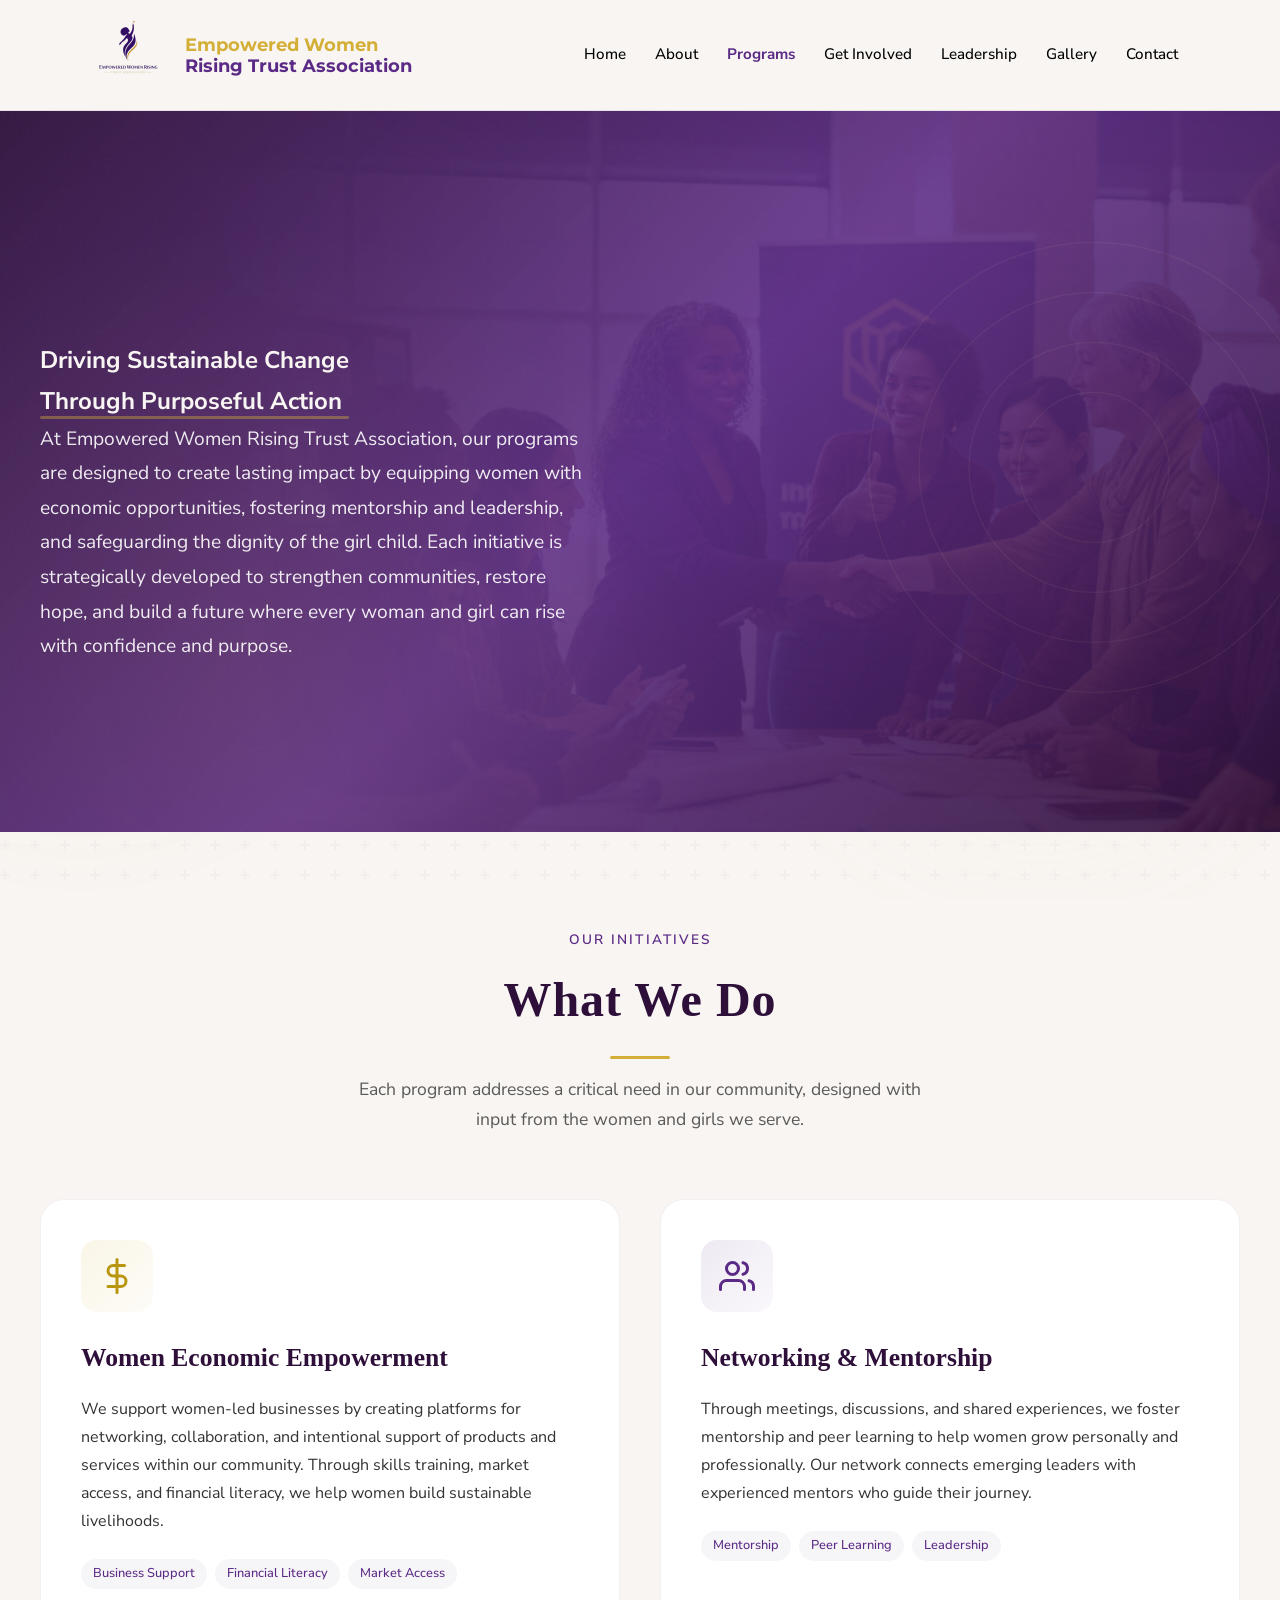
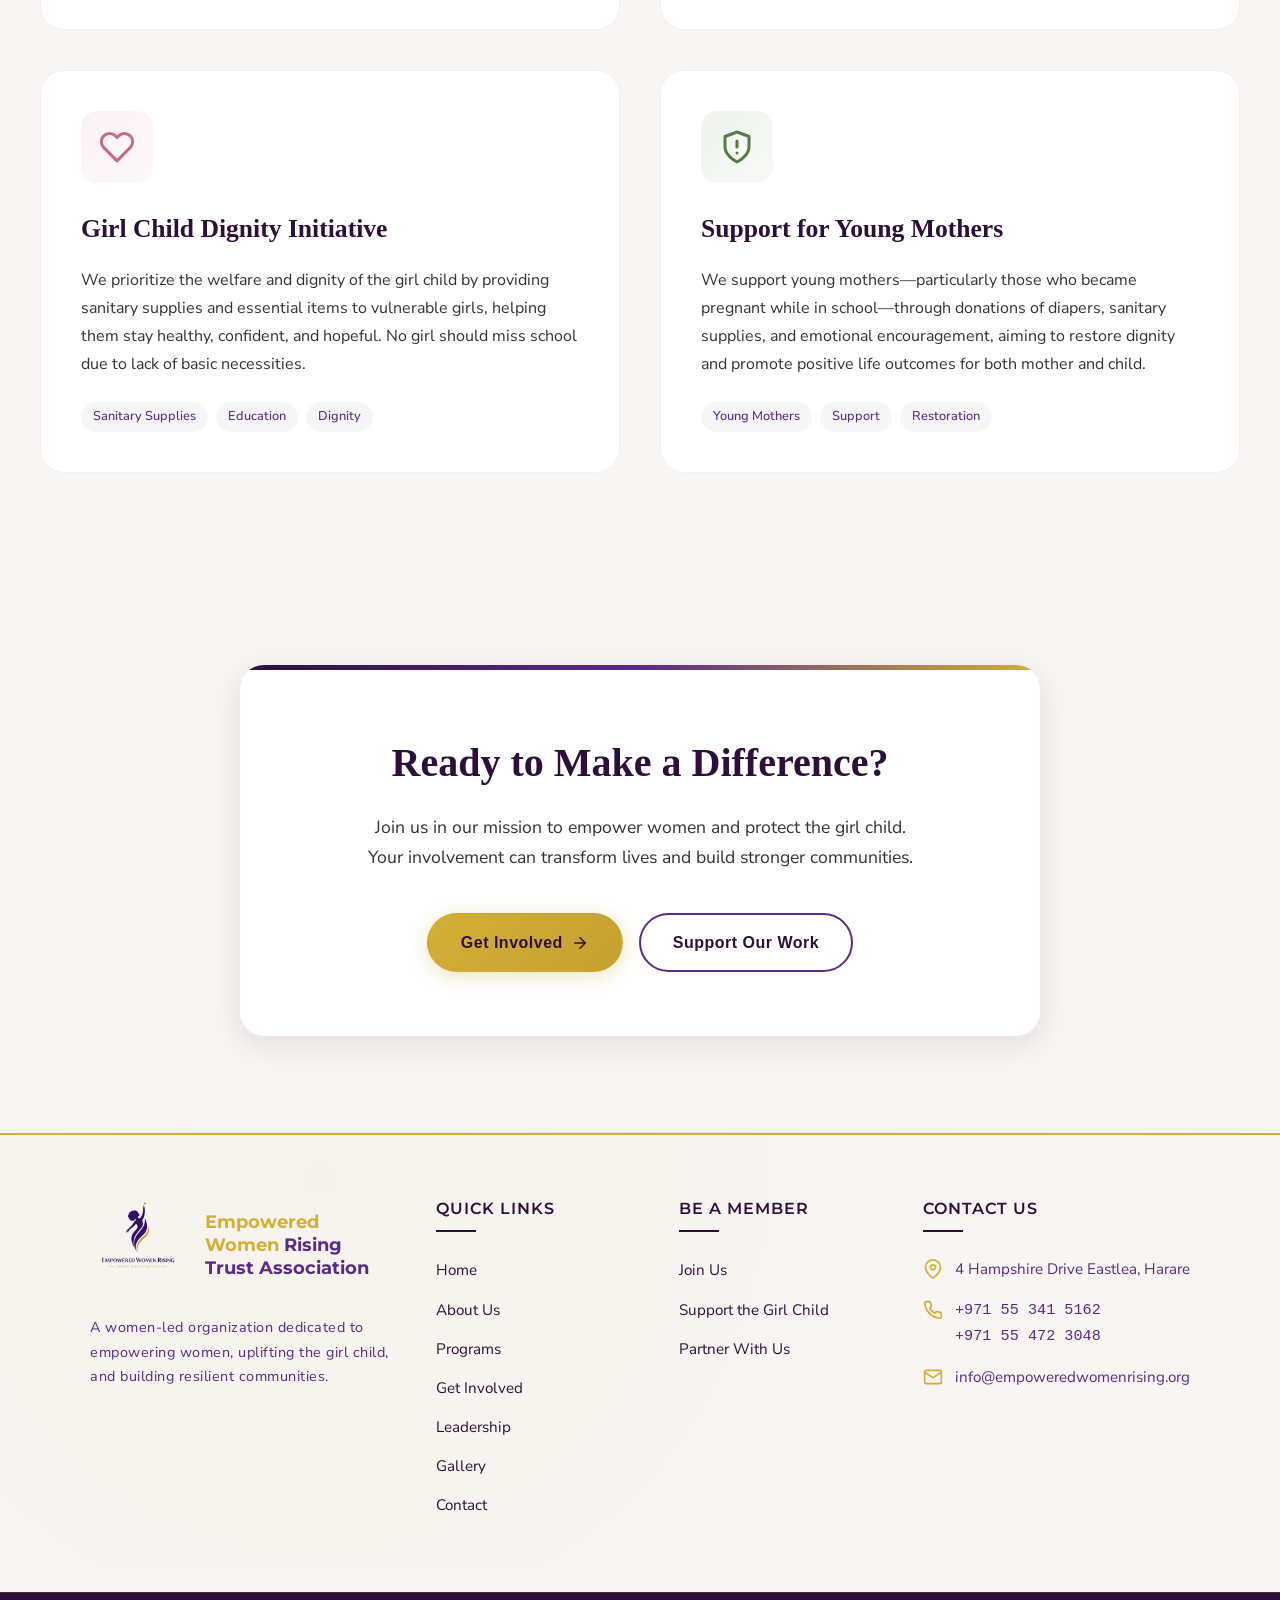
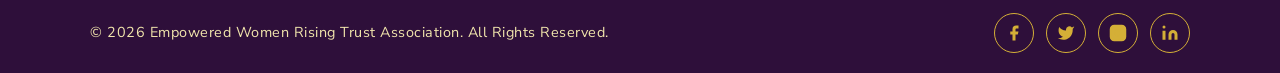
<file: programs&initiatives.html>
<!DOCTYPE html>
<html lang="en">
  <head>
    <meta charset="UTF-8" />
    <meta name="viewport" content="width=device-width, initial-scale=1.0" />
    <meta
      name="description"
      content="Discover EWRTA's programs empowering women and supporting the girl child through economic empowerment, mentorship, and dignity initiatives."
    />
    <title>EWRTA | Programs & Initiatives</title>

    <!-- Fonts -->
    <link rel="preconnect" href="https://fonts.googleapis.com" />
    <link rel="preconnect" href="https://fonts.gstatic.com" crossorigin />
    <link
      href="https://fonts.googleapis.com/css2?family=Manrope:wght@200..800&family=Montserrat:ital,wght@0,100..900;1,100..900&family=Noto+Sans:ital,wght@0,100..900;1,100..900&family=Nunito+Sans:ital,opsz,wght@0,6..12,200..1000;1,6..12,200..1000&display=swap"
      rel="stylesheet"
    />
    <link rel="stylesheet" href="./css/style.css" />

    <style>
      /* =============================================
       PROGRAMS PAGE STYLES
       Premium Design - EWRTA
       ============================================= */

      /* --- CSS Variables --- */
      :root {
        --deep-purple: #2e0f3a;
        --rich-purple: #5b2a86;
        --gold: #d4af37;
        --soft-gold: #f1e5ac;
        --off-white: #f8f5f2;
        --text-dark: #333333;
        --white: #ffffff;

        /* Extended palette */
        --purple-light: #7b4aa6;
        --purple-glow: rgba(91, 42, 134, 0.2);
        --gold-glow: rgba(212, 175, 55, 0.15);

        /* Typography */
        --font-display: "Cormorant Garamond", Georgia, serif;
        --font-body: "DM Sans", -apple-system, sans-serif;

        /* Spacing */
        --space-xs: 0.5rem;
        --space-sm: 1rem;
        --space-md: 1.5rem;
        --space-lg: 2.5rem;
        --space-xl: 4rem;
        --space-2xl: 6rem;

        /* Radius */
        --radius-sm: 8px;
        --radius-md: 16px;
        --radius-lg: 24px;
        --radius-full: 9999px;

        /* Shadows */
        --shadow-sm: 0 2px 8px rgba(46, 15, 58, 0.06);
        --shadow-md: 0 8px 30px rgba(46, 15, 58, 0.1);
        --shadow-lg: 0 20px 60px rgba(46, 15, 58, 0.12);

        /* Transitions */
        --transition-fast: 0.2s ease;
        --transition-base: 0.3s cubic-bezier(0.4, 0, 0.2, 1);
        --transition-slow: 0.5s cubic-bezier(0.4, 0, 0.2, 1);
      }

      /* --- Reset & Base --- */
      *,
      *::before,
      *::after {
        box-sizing: border-box;
        margin: 0;
        padding: 0;
      }

      html {
        scroll-behavior: smooth;
      }

      @media (prefers-reduced-motion: reduce) {
        *,
        *::before,
        *::after {
          animation-duration: 0.01ms !important;
          animation-iteration-count: 1 !important;
          transition-duration: 0.01ms !important;
        }
        html {
          scroll-behavior: auto;
        }
      }

      body {
        font-family: "Nunito Sans", sans-serif;
        font-weight: 400;
        font-size: 16px;
        line-height: 1.7;
        color: var(--text-dark);
        background-color: var(--off-white);
        overflow-x: hidden;
        -webkit-font-smoothing: antialiased;
      }

      :focus-visible {
        outline: 3px solid var(--gold);
        outline-offset: 3px;
      }

      /* --- Background Decoration --- */
      .bg-decoration {
        position: fixed;
        top: 0;
        left: 0;
        width: 100%;
        height: 100%;
        pointer-events: none;
        z-index: 0;
        overflow: hidden;
      }

      .bg-blob {
        position: absolute;
        border-radius: 50%;
        filter: blur(100px);
        opacity: 0.45;
      }

      .bg-blob--1 {
        width: 550px;
        height: 550px;
        background: var(--purple-glow);
        top: -180px;
        right: -180px;
        animation: float 22s ease-in-out infinite;
      }

      .bg-blob--2 {
        width: 400px;
        height: 400px;
        background: var(--gold-glow);
        bottom: 15%;
        left: -120px;
        animation: float 16s ease-in-out infinite reverse;
      }

      .bg-blob--3 {
        width: 280px;
        height: 280px;
        background: rgba(241, 229, 172, 0.4);
        top: 55%;
        right: 8%;
        animation: float 19s ease-in-out infinite;
      }

      @keyframes float {
        0%,
        100% {
          transform: translate(0, 0) scale(1);
        }
        33% {
          transform: translate(25px, -25px) scale(1.04);
        }
        66% {
          transform: translate(-18px, 18px) scale(0.96);
        }
      }

      .bg-pattern {
        position: fixed;
        top: 0;
        left: 0;
        width: 100%;
        height: 100%;
        opacity: 0.025;
        background-image: url("data:image/svg+xml,%3Csvg width='60' height='60' viewBox='0 0 60 60' xmlns='http://www.w3.org/2000/svg'%3E%3Cg fill='none' fill-rule='evenodd'%3E%3Cg fill='%232E0F3A' fill-opacity='1'%3E%3Cpath d='M36 34v-4h-2v4h-4v2h4v4h2v-4h4v-2h-4zm0-30V0h-2v4h-4v2h4v4h2V6h4V4h-4zM6 34v-4H4v4H0v2h4v4h2v-4h4v-2H6zM6 4V0H4v4H0v2h4v4h2V6h4V4H6z'/%3E%3C/g%3E%3C/g%3E%3C/svg%3E");
        pointer-events: none;
        z-index: 0;
      }

      /* --- Main Container --- */
      .main-container {
        position: relative;
        z-index: 1;
      }

      /* --- Hero Section with Background Image --- */
      .hero {
        min-height: 75vh;
        display: flex;
        align-items: center;
        padding: calc(100px + var(--space-xl)) var(--space-md) var(--space-xl);
        position: relative;
        overflow: hidden;

        /* Background image with gradient overlay */
        background: linear-gradient(
            135deg,
            rgba(46, 15, 58, 0.92) 0%,
            rgba(91, 42, 134, 0.88) 50%,
            rgba(46, 15, 58, 0.9) 100%
          ),
          url("./img/Diverse_group_engaged_in_activity_b39bc7485e.jpeg")
            center/cover no-repeat fixed;
      }

      /* Decorative overlay patterns */
      .hero::before {
        content: "";
        position: absolute;
        top: 0;
        left: 0;
        right: 0;
        bottom: 0;
        background: radial-gradient(
            circle at 20% 80%,
            rgba(212, 175, 55, 0.08) 0%,
            transparent 40%
          ),
          radial-gradient(
            circle at 80% 20%,
            rgba(123, 74, 166, 0.1) 0%,
            transparent 45%
          );
        pointer-events: none;
      }

      /* Subtle grain texture */
      .hero::after {
        content: "";
        position: absolute;
        top: 0;
        left: 0;
        right: 0;
        bottom: 0;
        background-image: url("data:image/svg+xml,%3Csvg viewBox='0 0 200 200' xmlns='http://www.w3.org/2000/svg'%3E%3Cfilter id='noise'%3E%3CfeTurbulence type='fractalNoise' baseFrequency='0.9' numOctaves='4' stitchTiles='stitch'/%3E%3C/filter%3E%3Crect width='100%25' height='100%25' filter='url(%23noise)'/%3E%3C/svg%3E");
        opacity: 0.02;
        pointer-events: none;
      }

      .hero__visual {
        position: absolute;
        right: -5%;
        top: 50%;
        transform: translateY(-50%);
        width: 45%;
        max-width: 500px;
        aspect-ratio: 1;
        opacity: 0.06;
        z-index: 1;
      }

      @media (max-width: 899px) {
        .hero__visual {
          display: none;
        }
      }

      .hero__visual svg {
        width: 100%;
        height: 100%;
        color: var(--soft-gold);
      }

      .hero__inner {
        max-width: 1200px;
        margin: 0 auto;
        width: 100%;
        position: relative;
        z-index: 2;
      }

      .hero__content {
        max-width: 650px;
      }

      .hero__badge {
        display: inline-flex;
        align-items: center;
        gap: var(--space-xs);
        background: rgba(212, 175, 55, 0.15);
        border: 1px solid rgba(212, 175, 55, 0.3);
        color: var(--soft-gold);
        padding: var(--space-xs) var(--space-md);
        border-radius: var(--radius-full);
        font-size: 0.85rem;
        font-weight: 600;
        margin-bottom: var(--space-md);
        opacity: 0;
        transform: translateY(20px);
        animation: fadeInUp 0.6s 0.2s var(--transition-base) forwards;
      }

      .hero__badge-dot {
        width: 8px;
        height: 8px;
        background: var(--gold);
        border-radius: 50%;
        animation: pulse 2s ease-in-out infinite;
      }

      @keyframes pulse {
        0%,
        100% {
          opacity: 1;
          transform: scale(1);
        }
        50% {
          opacity: 0.6;
          transform: scale(1.3);
        }
      }

      .hero__title {
        font-family: "Nunito Sans", sans-serif;
        font-size: clamp(2.5rem, 6vw, 4.5rem);
        font-weight: 700;
        line-height: 1.7;
        color: var(--white);
        margin-bottom: var(--space-md);
      }

      .hero__title-accent {
        color: var(--off-white);
        position: relative;
        display: inline-block;
      }

      .hero__title-accent::after {
        content: "";
        position: absolute;
        bottom: 0.1em;
        left: 0;
        width: 100%;
        height: 0.12em;
        background: rgba(212, 175, 55, 0.4);
        border-radius: 4px;
      }

      .hero_description {
        font-size: clamp(1rem, 2vw, 1.2rem);
        color: rgba(255, 255, 255, 0.9);
        max-width: 550px;
        margin-bottom: var(--space-lg);
        line-height: 1.8;
      }

      .hero__stats {
        display: flex;
        gap: var(--space-lg);
        flex-wrap: wrap;
        opacity: 0;
        transform: translateY(30px);
        animation: fadeInUp 0.8s 0.8s var(--transition-base) forwards;
      }

      .hero-stat {
        text-align: left;
      }

      .hero-stat__number {
        font-family: var(--font-display);
        font-size: 2.5rem;
        font-weight: 700;
        color: var(--gold);
        line-height: 1;
      }

      .hero-stat__label {
        font-size: 0.9rem;
        color: rgba(255, 255, 255, 0.75);
        font-weight: 500;
      }

      @keyframes fadeInUp {
        to {
          opacity: 1;
          transform: translateY(0);
        }
      }

      /* --- Programs Section --- */
      .programs {
        padding: var(--space-2xl) var(--space-md);
      }

      .programs__header {
        text-align: center;
        max-width: 700px;
        margin: 0 auto var(--space-xl);
      }

      .section-overline {
        font-size: 0.85rem;
        font-weight: 600;
        color: var(--rich-purple);
        text-transform: uppercase;
        letter-spacing: 0.15em;
        margin-bottom: var(--space-xs);
      }

      .section-title {
        font-family: var(--font-display);
        font-size: clamp(2rem, 5vw, 3rem);
        font-weight: 700;
        color: var(--deep-purple);
        margin-bottom: var(--space-sm);
      }

      .section-subtitle {
        font-size: 1.1rem;
        color: var(--text-dark);
        opacity: 0.8;
        line-height: 1.7;
      }

      /* Programs Grid */
      .programs-grid {
        display: grid;
        gap: var(--space-lg);
        max-width: 1200px;
        margin: 0 auto;
      }

      @media (min-width: 768px) {
        .programs-grid {
          grid-template-columns: repeat(2, 1fr);
        }
      }

      /* Program Card */
      .program-card {
        background: var(--white);
        border-radius: var(--radius-lg);
        padding: var(--space-lg);
        position: relative;
        overflow: hidden;
        border: 1px solid rgba(46, 15, 58, 0.06);
        transition: var(--transition-base);
        opacity: 0;
        transform: translateY(40px);
      }

      .program-card--visible {
        opacity: 1;
        transform: translateY(0);
      }

      .program-card::before {
        content: "";
        position: absolute;
        top: 0;
        left: 0;
        right: 0;
        height: 5px;
        background: var(--card-accent, var(--rich-purple));
        transform: scaleX(0);
        transform-origin: left;
        transition: transform var(--transition-slow);
      }

      .program-card:hover::before {
        transform: scaleX(1);
      }

      .program-card:hover {
        transform: translateY(-8px);
        box-shadow: var(--shadow-lg);
      }

      .program-card:nth-child(1) {
        --card-accent: linear-gradient(90deg, var(--gold), #c4a030);
      }
      .program-card:nth-child(2) {
        --card-accent: linear-gradient(
          90deg,
          var(--rich-purple),
          var(--purple-light)
        );
      }
      .program-card:nth-child(3) {
        --card-accent: linear-gradient(90deg, #e8a4b8, #d6758f);
      }
      .program-card:nth-child(4) {
        --card-accent: linear-gradient(90deg, #7b9f5e, #5a7a43);
      }

      .program-card__icon-wrapper {
        width: 72px;
        height: 72px;
        border-radius: var(--radius-md);
        display: flex;
        align-items: center;
        justify-content: center;
        margin-bottom: var(--space-md);
        transition: var(--transition-base);
      }

      .program-card:nth-child(1) .program-card__icon-wrapper {
        background: linear-gradient(
          135deg,
          rgba(212, 175, 55, 0.12),
          rgba(212, 175, 55, 0.04)
        );
      }

      .program-card:nth-child(2) .program-card__icon-wrapper {
        background: linear-gradient(
          135deg,
          rgba(91, 42, 134, 0.1),
          rgba(91, 42, 134, 0.03)
        );
      }

      .program-card:nth-child(3) .program-card__icon-wrapper {
        background: linear-gradient(
          135deg,
          rgba(232, 164, 184, 0.15),
          rgba(214, 117, 143, 0.05)
        );
      }

      .program-card:nth-child(4) .program-card__icon-wrapper {
        background: linear-gradient(
          135deg,
          rgba(123, 159, 94, 0.12),
          rgba(90, 122, 67, 0.04)
        );
      }

      .program-card__icon {
        width: 36px;
        height: 36px;
      }

      .program-card:nth-child(1) .program-card__icon {
        color: #b8960f;
      }
      .program-card:nth-child(2) .program-card__icon {
        color: var(--rich-purple);
      }
      .program-card:nth-child(3) .program-card__icon {
        color: #c86b85;
      }
      .program-card:nth-child(4) .program-card__icon {
        color: #5a7a43;
      }

      .program-card:hover .program-card__icon-wrapper {
        transform: scale(1.08) rotate(-3deg);
      }

      .program-card__title {
        font-family: var(--font-display);
        font-size: 1.6rem;
        font-weight: 600;
        color: var(--deep-purple);
        margin-bottom: var(--space-sm);
      }

      .program-card__description {
        font-size: 1rem;
        color: var(--text-dark);
        line-height: 1.75;
        margin-bottom: var(--space-md);
      }

      .program-card__tags {
        display: flex;
        gap: var(--space-xs);
        flex-wrap: wrap;
      }

      .program-card__tag {
        display: inline-flex;
        padding: 4px 12px;
        background: rgba(46, 15, 58, 0.04);
        border-radius: var(--radius-full);
        font-size: 0.8rem;
        font-weight: 500;
        color: var(--rich-purple);
        transition: var(--transition-fast);
      }

      .program-card:hover .program-card__tag {
        background: rgba(91, 42, 134, 0.08);
      }

      /* --- CTA Section --- */
      .cta {
        padding: var(--space-2xl) var(--space-md);
        background: var(--off-white);
      }

      .cta__inner {
        max-width: 800px;
        margin: 0 auto;
        text-align: center;
        background: var(--white);
        border-radius: var(--radius-lg);
        padding: var(--space-xl) var(--space-lg);
        box-shadow: var(--shadow-md);
        position: relative;
        overflow: hidden;
      }

      .cta__inner::before {
        content: "";
        position: absolute;
        top: 0;
        left: 0;
        width: 100%;
        height: 5px;
        background: linear-gradient(
          90deg,
          var(--deep-purple),
          var(--rich-purple),
          var(--gold)
        );
      }

      .cta__title {
        font-family: var(--font-display);
        font-size: clamp(1.8rem, 4vw, 2.5rem);
        font-weight: 700;
        color: var(--deep-purple);
        margin-bottom: var(--space-sm);
      }

      .cta__description {
        font-size: 1.1rem;
        color: var(--text-dark);
        margin-bottom: var(--space-lg);
        max-width: 550px;
        margin-left: auto;
        margin-right: auto;
      }

      .cta__buttons {
        display: flex;
        gap: var(--space-sm);
        justify-content: center;
        flex-wrap: wrap;
      }

      /* --- Buttons --- */
      .btn {
        display: inline-flex;
        align-items: center;
        justify-content: center;
        gap: var(--space-xs);
        padding: 14px 32px;
        font-family: var(--font-body);
        font-size: 1rem;
        font-weight: 600;
        text-decoration: none;
        border-radius: var(--radius-full);
        border: 2px solid transparent;
        cursor: pointer;
        transition: var(--transition-base);
      }

      .btn--primary {
        background: linear-gradient(135deg, var(--gold), #c4a030);
        color: var(--deep-purple);
        box-shadow: 0 4px 20px rgba(212, 175, 55, 0.35);
      }

      .btn--primary:hover {
        transform: translateY(-3px);
        box-shadow: 0 8px 30px rgba(212, 175, 55, 0.45);
      }

      .btn--secondary {
        background: transparent;
        color: var(--deep-purple);
        border-color: var(--rich-purple);
      }

      .btn--secondary:hover {
        background: var(--rich-purple);
        color: var(--white);
      }

      .btn__icon {
        width: 18px;
        height: 18px;
        transition: transform var(--transition-fast);
      }

      .btn:hover .btn__icon {
        transform: translateX(4px);
      }

      /* --- Divider --- */
      .divider {
        border: none;
        height: 1px;
        background: linear-gradient(
          90deg,
          transparent,
          rgba(46, 15, 58, 0.1),
          transparent
        );
        margin: 0;
      }

      /* --- Scroll Progress --- */
      .scroll-progress {
        position: fixed;
        top: 0;
        left: 0;
        height: 3px;
        background: linear-gradient(90deg, var(--rich-purple), var(--gold));
        z-index: 1000;
        transform-origin: left;
        transform: scaleX(0);
      }
    </style>
  </head>

  <body>
    <header>
      <div class="container">
        <div class="header-left">
          <img class="logo" src="./img/ewrta.png" alt="EWRTA Logo" />
          <div id="branding">
            <h1><span class="highlight">Empowered Women</span></h1>
            <h1>Rising Trust Association</h1>
          </div>
        </div>
        <input type="checkbox" id="nav-toggle" class="nav-toggle" />
        <label for="nav-toggle" class="menu-icon" aria-label="Toggle Menu">
          <span></span><span></span><span></span>
        </label>
        <nav>
          <ul>
            <li><a href="./index.html">Home</a></li>
            <li><a href="./about.html">About</a></li>
            <li class="current">
              <a href="./programs&initiatives.html">Programs</a>
            </li>
            <li><a href="./get-involved.html">Get Involved</a></li>
            <li><a href="./leadership.html">Leadership</a></li>
            <li><a href="./gallery.html">Gallery</a></li>
            <li><a href="./contact.html">Contact</a></li>
          </ul>
        </nav>
      </div>
    </header>
    <!-- Scroll Progress -->
    <div class="scroll-progress" id="scrollProgress"></div>

    <!-- Background Decoration -->
    <div class="bg-decoration" aria-hidden="true">
      <div class="bg-blob bg-blob--1"></div>
      <div class="bg-blob bg-blob--2"></div>
      <div class="bg-blob bg-blob--3"></div>
    </div>
    <div class="bg-pattern" aria-hidden="true"></div>

    <!-- Main Container -->
    <div class="main-container">
      <!-- Hero Section with Background Image -->
      <section class="hero">
        <!-- Decorative visual -->
        <div class="hero__visual" aria-hidden="true">
          <svg viewBox="0 0 400 400" fill="none">
            <circle
              cx="200"
              cy="200"
              r="180"
              stroke="currentColor"
              stroke-width="1"
            />
            <circle
              cx="200"
              cy="200"
              r="140"
              stroke="currentColor"
              stroke-width="1"
            />
            <circle
              cx="200"
              cy="200"
              r="100"
              stroke="currentColor"
              stroke-width="1"
            />
            <circle
              cx="200"
              cy="200"
              r="60"
              stroke="currentColor"
              stroke-width="1"
            />
          </svg>
        </div>

        <div class="hero__inner">
          <div class="hero__content">
            <div class="hero__badge">
              <span class="hero__badge-dot"></span>
              Creating Lasting Impact
            </div>

            <!-- NEW HTML CONTENT INSERTED HERE -->

            <h1 class="hero_title">
              <span class="hero__title-accent"
                >Driving Sustainable Change<br />Through Purposeful Action</span
              >
            </h1>

            <p class="hero_description">
              At Empowered Women Rising Trust Association, our programs are
              designed to create lasting impact by equipping women with economic
              opportunities, fostering mentorship and leadership, and
              safeguarding the dignity of the girl child. Each initiative is
              strategically developed to strengthen communities, restore hope,
              and build a future where every woman and girl can rise with
              confidence and purpose.
            </p>
            <!-- END NEW HTML CONTENT -->

            <div class="hero__stats">
              <div class="hero-stat">
                <div class="hero-stat__number">4</div>
                <div class="hero-stat__label">Core Programs</div>
              </div>
              <div class="hero-stat">
                <div class="hero-stat__number">5000+</div>
                <div class="hero-stat__label">Women Reached</div>
              </div>
              <div class="hero-stat">
                <div class="hero-stat__number">12</div>
                <div class="hero-stat__label">Communities</div>
              </div>
            </div>
          </div>
        </div>
      </section>

      <!-- Programs Section -->
      <section class="programs" id="programs">
        <div class="programs__header">
          <p class="section-overline">Our Initiatives</p>
          <h2 class="section-title">What We Do</h2>
          <p class="section-subtitle">
            Each program addresses a critical need in our community, designed
            with input from the women and girls we serve.
          </p>
        </div>

        <div class="programs-grid">
          <!-- Program 1: Economic Empowerment -->
          <article class="program-card" data-reveal>
            <div class="program-card__icon-wrapper">
              <svg
                class="program-card__icon"
                viewBox="0 0 24 24"
                fill="none"
                stroke="currentColor"
                stroke-width="2"
                stroke-linecap="round"
                stroke-linejoin="round"
              >
                <line x1="12" y1="1" x2="12" y2="23"></line>
                <path
                  d="M17 5H9.5a3.5 3.5 0 0 0 0 7h5a3.5 3.5 0 0 1 0 7H6"
                ></path>
              </svg>
            </div>
            <h3 class="program-card__title">Women Economic Empowerment</h3>
            <p class="program-card__description">
              We support women-led businesses by creating platforms for
              networking, collaboration, and intentional support of products and
              services within our community. Through skills training, market
              access, and financial literacy, we help women build sustainable
              livelihoods.
            </p>
            <div class="program-card__tags">
              <span class="program-card__tag">Business Support</span>
              <span class="program-card__tag">Financial Literacy</span>
              <span class="program-card__tag">Market Access</span>
            </div>
          </article>

          <!-- Program 2: Networking & Mentorship -->
          <article class="program-card" data-reveal>
            <div class="program-card__icon-wrapper">
              <svg
                class="program-card__icon"
                viewBox="0 0 24 24"
                fill="none"
                stroke="currentColor"
                stroke-width="2"
                stroke-linecap="round"
                stroke-linejoin="round"
              >
                <path d="M17 21v-2a4 4 0 0 0-4-4H5a4 4 0 0 0-4 4v2"></path>
                <circle cx="9" cy="7" r="4"></circle>
                <path d="M23 21v-2a4 4 0 0 0-3-3.87"></path>
                <path d="M16 3.13a4 4 0 0 1 0 7.75"></path>
              </svg>
            </div>
            <h3 class="program-card__title">Networking & Mentorship</h3>
            <p class="program-card__description">
              Through meetings, discussions, and shared experiences, we foster
              mentorship and peer learning to help women grow personally and
              professionally. Our network connects emerging leaders with
              experienced mentors who guide their journey.
            </p>
            <div class="program-card__tags">
              <span class="program-card__tag">Mentorship</span>
              <span class="program-card__tag">Peer Learning</span>
              <span class="program-card__tag">Leadership</span>
            </div>
          </article>

          <!-- Program 3: Girl Child Dignity -->
          <article class="program-card" data-reveal>
            <div class="program-card__icon-wrapper">
              <svg
                class="program-card__icon"
                viewBox="0 0 24 24"
                fill="none"
                stroke="currentColor"
                stroke-width="2"
                stroke-linecap="round"
                stroke-linejoin="round"
              >
                <path
                  d="M20.84 4.61a5.5 5.5 0 0 0-7.78 0L12 5.67l-1.06-1.06a5.5 5.5 0 0 0-7.78 7.78l1.06 1.06L12 21.23l7.78-7.78 1.06-1.06a5.5 5.5 0 0 0 0-7.78z"
                ></path>
              </svg>
            </div>
            <h3 class="program-card__title">Girl Child Dignity Initiative</h3>
            <p class="program-card__description">
              We prioritize the welfare and dignity of the girl child by
              providing sanitary supplies and essential items to vulnerable
              girls, helping them stay healthy, confident, and hopeful. No girl
              should miss school due to lack of basic necessities.
            </p>
            <div class="program-card__tags">
              <span class="program-card__tag">Sanitary Supplies</span>
              <span class="program-card__tag">Education</span>
              <span class="program-card__tag">Dignity</span>
            </div>
          </article>

          <!-- Program 4: Support for Young Mothers -->
          <article class="program-card" data-reveal>
            <div class="program-card__icon-wrapper">
              <svg
                class="program-card__icon"
                viewBox="0 0 24 24"
                fill="none"
                stroke="currentColor"
                stroke-width="2"
                stroke-linecap="round"
                stroke-linejoin="round"
              >
                <path d="M12 22s8-4 8-10V5l-8-3-8 3v7c0 6 8 10 8 10z"></path>
                <path d="M12 8v4"></path>
                <path d="M12 16h.01"></path>
              </svg>
            </div>
            <h3 class="program-card__title">Support for Young Mothers</h3>
            <p class="program-card__description">
              We support young mothers—particularly those who became pregnant
              while in school—through donations of diapers, sanitary supplies,
              and emotional encouragement, aiming to restore dignity and promote
              positive life outcomes for both mother and child.
            </p>
            <div class="program-card__tags">
              <span class="program-card__tag">Young Mothers</span>
              <span class="program-card__tag">Support</span>
              <span class="program-card__tag">Restoration</span>
            </div>
          </article>
        </div>
      </section>

      <!-- CTA Section -->
      <section class="cta">
        <div class="cta__inner">
          <h2 class="cta__title">Ready to Make a Difference?</h2>
          <p class="cta__description">
            Join us in our mission to empower women and protect the girl child.
            Your involvement can transform lives and build stronger communities.
          </p>
          <div class="cta__buttons">
            <a href="#" class="btn btn--primary">
              Get Involved
              <svg
                class="btn__icon"
                viewBox="0 0 24 24"
                fill="none"
                stroke="currentColor"
                stroke-width="2"
                stroke-linecap="round"
                stroke-linejoin="round"
              >
                <line x1="5" y1="12" x2="19" y2="12"></line>
                <polyline points="12 5 19 12 12 19"></polyline>
              </svg>
            </a>
            <a href="#" class="btn btn--secondary"> Support Our Work </a>
          </div>
        </div>
      </section>

      <!-- Footer -->
      <hr class="divider" />

      <footer class="site-footer">
        <div class="footer-top">
          <div class="container footer-grid">
            <!-- About Section -->
            <div class="footer-section footer-about">
              <div class="footer-branding">
                <img
                  class="footer-logo"
                  src="./img/ewrta.png"
                  alt="EWRTA Logo"
                />
                <h3>
                  <span class="emp">Empowered Women</span> Rising Trust
                  Association
                </h3>
              </div>
              <p id="footer-description">
                A women-led organization dedicated to empowering women,
                uplifting the girl child, and building resilient communities.
              </p>
            </div>

            <!-- Quick Links -->
            <div class="footer-section">
              <h4 class="footer-heading">Quick Links</h4>
              <ul class="footer-links">
                <li><a href="./index.html">Home</a></li>
                <li><a href="./public/about.html">About Us</a></li>
                <li>
                  <a href="./programs&initiatives.html">Programs</a>
                </li>
                <li><a href="./get-involved.html">Get Involved</a></li>
                <li><a href="./leadership.html">Leadership</a></li>
                <li><a href="./gallery.html">Gallery</a></li>
                <li><a href="./contact.html">Contact</a></li>
              </ul>
            </div>

            <!-- Initiatives -->
            <div class="footer-section">
              <h4 class="footer-heading">Be A Member</h4>
              <ul class="footer-links">
                <li><a href="./contact.html">Join Us</a></li>
                <li><a href="#">Support the Girl Child</a></li>
                <li><a href="#">Partner With Us</a></li>
              </ul>
            </div>

            <!-- Contact Info -->
            <div class="footer-section">
              <h4 class="footer-heading">Contact Us</h4>
              <ul class="footer-contact">
                <li>
                  <svg
                    class="contact-icon"
                    viewBox="0 0 24 24"
                    fill="none"
                    stroke="currentColor"
                    stroke-width="2"
                  >
                    <path
                      d="M21 10c0 7-9 13-9 13s-9-6-9-13a9 9 0 0 1 18 0z"
                    ></path>
                    <circle cx="12" cy="10" r="3"></circle>
                  </svg>
                  <span> 4 Hampshire Drive Eastlea, Harare </span>
                </li>
                <li>
                  <svg
                    class="contact-icon"
                    viewBox="0 0 24 24"
                    fill="none"
                    stroke="currentColor"
                    stroke-width="2"
                  >
                    <path
                      d="M22 16.92v3a2 2 0 0 1-2.18 2 19.79 19.79 0 0 1-8.63-3.07 19.5 19.5 0 0 1-6-6 19.79 19.79 0 0 1-3.07-8.67A2 2 0 0 1 4.11 2h3a2 2 0 0 1 2 1.72 12.84 12.84 0 0 0 .7 2.81 2 2 0 0 1-.45 2.11L8.09 9.91a16 16 0 0 0 6 6l1.27-1.27a2 2 0 0 1 2.11-.45 12.84 12.84 0 0 0 2.81.7A2 2 0 0 1 22 16.92z"
                    ></path>
                  </svg>
                  <span>
                    <pre>+971 55 341 5162</pre>
                    <pre>+971 55 472 3048</pre>
                  </span>
                </li>
                <li>
                  <svg
                    class="contact-icon"
                    viewBox="0 0 24 24"
                    fill="none"
                    stroke="currentColor"
                    stroke-width="2"
                  >
                    <path
                      d="M4 4h16c1.1 0 2 .9 2 2v12c0 1.1-.9 2-2 2H4c-1.1 0-2-.9-2-2V6c0-1.1.9-2 2-2z"
                    ></path>
                    <polyline points="22,6 12,13 2,6"></polyline>
                  </svg>
                  <span>info@empoweredwomenrising.org</span>
                </li>
              </ul>
            </div>
          </div>
        </div>

        <div class="footer-bottom">
          <div class="container footer-bottom-content">
            <p class="copyright">
              © 2026 Empowered Women Rising Trust Association. All Rights
              Reserved.
            </p>
            <div class="footer-social">
              <a href="#" class="social-link" aria-label="Facebook">
                <svg viewBox="0 0 24 24" fill="currentColor">
                  <path
                    d="M18 2h-3a5 5 0 0 0-5 5v3H7v4h3v8h4v-8h3l1-4h-4V7a1 1 0 0 1 1-1h3z"
                  ></path>
                </svg>
              </a>
              <a href="#" class="social-link" aria-label="Twitter">
                <svg viewBox="0 0 24 24" fill="currentColor">
                  <path
                    d="M23 3a10.9 10.9 0 0 1-3.14 1.53 4.48 4.48 0 0 0-7.86 3v1A10.66 10.66 0 0 1 3 4s-4 9 5 13a11.64 11.64 0 0 1-7 2c9 5 20 0 20-11.5a4.5 4.5 0 0 0-.08-.83A7.72 7.72 0 0 0 23 3z"
                  ></path>
                </svg>
              </a>
              <a href="#" class="social-link" aria-label="Instagram">
                <svg
                  viewBox="0 0 24 24"
                  fill="none"
                  stroke="currentColor"
                  stroke-width="2"
                >
                  <rect x="2" y="2" width="20" height="20" rx="5" ry="5"></rect>
                  <path
                    d="M16 11.37A4 4 0 1 1 12.63 8 4 4 0 0 1 16 11.37z"
                  ></path>
                  <line x1="17.5" y1="6.5" x2="17.51" y2="6.5"></line>
                </svg>
              </a>
              <a href="#" class="social-link" aria-label="LinkedIn">
                <svg viewBox="0 0 24 24" fill="currentColor">
                  <path
                    d="M16 8a6 6 0 0 1 6 6v7h-4v-7a2 2 0 0 0-2-2 2 2 0 0 0-2 2v7h-4v-7a6 6 0 0 1 6-6z"
                  ></path>
                  <rect x="2" y="9" width="4" height="12"></rect>
                  <circle cx="4" cy="4" r="2"></circle>
                </svg>
              </a>
            </div>
          </div>
        </div>
      </footer>
    </div>

    <script>
      // ========================================
      // INITIALIZATION
      // ========================================

      const scrollProgress = document.getElementById("scrollProgress");
      const programCards = document.querySelectorAll(
        ".program-card[data-reveal]"
      );

      // ========================================
      // SCROLL PROGRESS
      // ========================================
      function updateScrollProgress() {
        const scrollTop = window.scrollY;
        const docHeight =
          document.documentElement.scrollHeight - window.innerHeight;
        const scrollPercent = Math.max(0, Math.min(1, scrollTop / docHeight));
        scrollProgress.style.transform = `scaleX(${scrollPercent})`;
      }

      // ========================================
      // SCROLL REVEAL FOR PROGRAM CARDS
      // ========================================
      const cardObserver = new IntersectionObserver(
        (entries) => {
          entries.forEach((entry) => {
            if (entry.isIntersecting) {
              const card = entry.target;
              const cardIndex = Array.from(programCards).indexOf(card);

              setTimeout(() => {
                card.classList.add("program-card--visible");
              }, cardIndex * 120);

              cardObserver.unobserve(card);
            }
          });
        },
        { threshold: 0.15, rootMargin: "0px" }
      );

      programCards.forEach((card) => {
        cardObserver.observe(card);
      });

      // ========================================
      // SMOOTH SCROLL
      // ========================================
      document.querySelectorAll('a[href^="#"]').forEach((anchor) => {
        anchor.addEventListener("click", function (e) {
          const href = this.getAttribute("href");
          if (href !== "#") {
            e.preventDefault();
            const target = document.querySelector(href);
            if (target) {
              target.scrollIntoView({ behavior: "smooth", block: "start" });
            }
          }
        });
      });

      // ========================================
      // SCROLL EVENT HANDLER
      // ========================================
      let ticking = false;

      function onScroll() {
        if (!ticking) {
          window.requestAnimationFrame(() => {
            updateScrollProgress();
            ticking = false;
          });
          ticking = true;
        }
      }

      window.addEventListener("scroll", onScroll, { passive: true });

      // Initial call
      updateScrollProgress();

      // ========================================
      // REDUCED MOTION PREFERENCE
      // ========================================
      const prefersReducedMotion = window.matchMedia(
        "(prefers-reduced-motion: reduce)"
      );

      if (prefersReducedMotion.matches) {
        programCards.forEach((card) => {
          card.classList.add("program-card--visible");
        });
      }
    </script>
  </body>
</html>
</file>
<file: css/style.css>
/* ===== GLOBAL RESET & VARIABLES ===== */
:root {
  --deep-purple: #2E0F3A;
  --rich-purple: #5B2A86;
  --gold: #D4AF37;
  --soft-gold: #F1E5AC;
  --off-white: #F8F5F2;
  --text-dark: #333333;
}

* {
  margin: 0;
  padding: 0;
  box-sizing: border-box;
}

body {
  font-family: "Nunito Sans", sans-serif;
  font-weight: 400;
  line-height: 1.7;
  color: var(--text-dark);
  background-color: var(--off-white);
}

ul {
  list-style: none;
}

img {
  max-width: 100%;
  height: auto;
}

.container {
  width: 90%;
  max-width: 1100px;
  margin: auto;
  overflow: hidden; /* Containing floats if needed, but mostly using flex now */
}

/* ===== HEADER & NAVIGATION ===== */
header {
  background: #F8F5F2;
  padding: 15px 0;
  border-bottom: 1px solid rgba(91, 42, 134, 0.1);
  position: sticky;
  top: 0;
  z-index: 999;
}

header .container {
  display: flex;
  justify-content: space-between;
  align-items: center;
  position: relative;
}

.header-left {
  display: flex;
  align-items: center;
  gap: 15px;
}

.logo {
  width: 80px; /* Adjusted for better header fit */
  height: auto;
}

#branding h1 {
  font-family: "Montserrat", sans-serif;
  font-size: 1.1rem;
  line-height: 1.2;
  color: var(--rich-purple);
  margin: 0;
  font-weight: 700;
}

.highlight {
  color: var(--gold);
}

/* NAVIGATION */
nav ul {
  display: flex;
  gap: 5px;
}

nav a {
  text-decoration: none;
  color: #000000;
  font-size: 0.95rem;
  padding: 8px 12px;
  border-radius: 4px;
  transition: all 0.3s ease;
  font-weight: 500;
}

nav li.current a {
  color: var(--rich-purple);
  font-weight: 700;
}

nav a:hover {
  color: var(--rich-purple);
  background-color: rgba(91, 42, 134, 0.05);
}

/* HAMBURGER MENU (Hidden on Desktop) */
.menu-icon,
.nav-toggle {
  display: none;
}

/* ===== SHOWCASE HERO SECTION ===== */
#showcase {
  position: relative;
  min-height: 80vh; /* Flexible height */
  background: 
    linear-gradient(
      rgba(46, 15, 58, 0.88),
      rgba(46, 15, 58, 0.88)
    ),
    url('../img/ewrta.png') no-repeat center center/cover;
  
  display: flex;
  align-items: center;
  justify-content: center;
  text-align: center;
  color: #F8F5F2;
  padding: 60px 20px;
  border-bottom: 4px solid var(--gold);
}

#showcase h1 {
  font-family: 'Montserrat', sans-serif;
  font-size: 3rem; /* 48px */
  color: var(--gold);
  margin-bottom: 20px;
  font-weight: 700;
}

#showcase p {
  max-width: 700px;
  margin: auto;
  font-size: 1.2rem;
  color: var(--soft-gold);
}

/* ===== CTA BUTTONS SECTION ===== */
#cta-buttons {
  background-color: var(--off-white);
  padding: 60px 20px;
  text-align: center;
  border-bottom: 4px solid var(--gold);
}

.section-title {
  color: var(--gold);
  font-size: 2rem;
  margin-bottom: 30px;
  font-family: 'Montserrat', sans-serif;
  letter-spacing: 1px;
}

.button-group {
  display: flex;
  justify-content: center;
  gap: 20px;
  flex-wrap: wrap;
}

.btn {
  padding: 14px 34px;
  font-weight: 600;
  border-radius: 8px;
  text-decoration: none;
  transition: all 0.3s ease;
  letter-spacing: 0.5px;
  font-family: 'Nunito Sans', sans-serif;
  display: inline-block;
}

.btn-purple {
  background-color: var(--rich-purple);
  color: var(--off-white);
  border: 2px solid transparent;
}

.btn-purple:hover {
  background-color: transparent;
  border-color: var(--gold);
  color: var(--gold);
  box-shadow: 0 0 15px rgba(212, 175, 55, 0.2);
}

/* ===== WHO WE ARE SECTION ===== */
#whoweare, #why-we-exist {
  background: var(--deep-purple);
  color: var(--off-white);
  padding: 80px 20px;
  text-align: center;
}

#whoweare h3, #why-we-exist h3 {
  font-family: 'Montserrat', sans-serif;
  font-size: 2rem;
  color: var(--gold);
  margin-bottom: 25px;
  position: relative;
  display: inline-block;
}

/* Gold underline effect */
#whoweare h3::after, #why-we-exist h3::after {
  content: "";
  width: 70px;
  height: 3px;
  background: var(--gold);
  display: block;
  margin: 10px auto 0;
  border-radius: 2px;
}

#whoweare p, #why-we-exist p {
  max-width: 800px;
  margin: 0 auto 20px;
  font-size: 1.05rem;
  color: var(--soft-gold);
}

/* ===== FOCUS AREAS SECTION ===== */
.focus-section {
  background-color: #F8F5F2;
  padding: 80px 20px;
  text-align: center;
}

/* Header Styling */
.section-header {
  margin-bottom: 50px;
}

.section-title {
  font-family: 'Montserrat', sans-serif;
  font-size: 2.2rem;
  color: var(--deep-purple);
  margin-bottom: 15px;
  font-weight: 700;
}

.section-title::after {
  content: "";
  width: 60px;
  height: 3px;
  background: var(--gold);
  display: block;
  margin: 15px auto 0;
  border-radius: 2px;
}

.section-subtitle {
  color: #666;
  font-size: 1.1rem;
  max-width: 600px;
  margin: 0 auto;
}

/* Grid Layout */
.focus-grid {
  display: grid;
  grid-template-columns: repeat(auto-fit, minmax(240px, 1fr));
  gap: 30px;
  align-items: stretch;
}

/* Card Styling */
.focus-card {
  background: white;
  padding: 40px 25px;
  border-radius: 12px;
  transition: all 0.4s cubic-bezier(0.165, 0.84, 0.44, 1); /* Smooth curve */
  border: 1px solid rgba(0,0,0,0.05);
  box-shadow: 0 5px 20px rgba(0,0,0,0.03);
  position: relative;
  overflow: hidden;
  display: flex;
  flex-direction: column;
  align-items: center;
}

/* Hover Effects */
.focus-card:hover {
  transform: translateY(-10px);
  box-shadow: 0 15px 40px rgba(91, 42, 134, 0.12);
  border-color: var(--gold);
}

/* Gold accent line that slides in on top */
.focus-card::before {
  content: '';
  position: absolute;
  top: 0;
  left: 0;
  width: 100%;
  height: 4px;
  background: var(--gold);
  transform: scaleX(0);
  transition: transform 0.4s ease;
}

.focus-card:hover::before {
  transform: scaleX(1);
}

/* Icon Container (The Circle) */
.focus-card__icon-box {
  width: 80px;
  height: 80px;
  background: rgba(91, 42, 134, 0.05); /* Light purple bg */
  border-radius: 50%;
  display: flex;
  align-items: center;
  justify-content: center;
  margin-bottom: 25px;
  transition: all 0.4s ease;
}

.focus-card:hover .focus-card__icon-box {
  background: var(--rich-purple); /* Background turns purple */
  transform: scale(1.1) rotate(5deg);
}

/* The SVG Icon itself */
.focus-card__icon {
  width: 36px;
  height: 36px;
  stroke: var(--rich-purple);
  transition: all 0.4s ease;
}

.focus-card:hover .focus-card__icon {
  stroke: white; /* Icon turns white */
}

/* Typography */
.focus-card__title {
  font-size: 1.2rem;
  color: var(--deep-purple);
  font-weight: 700;
  font-family: 'Montserrat', sans-serif;
  margin-bottom: 15px;
}

.focus-card__text {
  font-size: 0.95rem;
  color: #666;
  line-height: 1.6;
  margin: 0;
}

/* Mobile Responsive */
@media (max-width: 768px) {
  .section-title {
    font-size: 1.8rem;
  }
  
  .focus-card {
    padding: 30px 20px;
  }
}

/* =========================================
   RESPONSIVE MOBILE STYLES (Max 768px)
   ========================================= */
@media (max-width: 768px) {
  
  /* Header & Nav Mobile */
  header .container {
    flex-wrap: wrap;
  }

  .header-left {
    z-index: 10;
  }

  /* Hamburger Icon Styling */
  .menu-icon {
    display: block;
    cursor: pointer;
    position: absolute;
    top: 20px;
    right: 20px;
    z-index: 20;
  }

  .menu-icon span {
    display: block;
    width: 25px;
    height: 3px;
    background-color: var(--rich-purple);
    margin-bottom: 5px;
    transition: transform 0.3s ease;
  }

  /* Hide Nav by default */
  nav {
    display: none;
    width: 100%;
    order: 3; /* Pushes it below branding */
    padding-top: 20px;
  }

  /* Toggle Nav Open State */
  .nav-toggle:checked ~ nav {
    display: block;
  }

  /* Animate Hamburger to X */
  .nav-toggle:checked ~ .menu-icon span:nth-child(1) {
    transform: rotate(45deg) translate(5px, 5px);
  }
  .nav-toggle:checked ~ .menu-icon span:nth-child(2) {
    opacity: 0;
  }
  .nav-toggle:checked ~ .menu-icon span:nth-child(3) {
    transform: rotate(-45deg) translate(7px, -6px);
  }

  nav ul {
    flex-direction: column;
    text-align: center;
    width: 100%;
  }

  nav a {
    display: block;
    padding: 15px;
    border-bottom: 1px solid rgba(91, 42, 134, 0.1);
  }

  /* Hero Mobile */
  #showcase {
    min-height: 70vh;
    padding: 40px 20px;
  }

  #showcase h1 {
    font-size: 2rem; /* Smaller on mobile */
  }

  #showcase p {
    font-size: 1rem; /* Smaller on mobile */
  }

  /* Sections Mobile */
  .section-title {
    font-size: 1.6rem;
  }

  #whoweare h3, #boxes h3, #why-we-exist h3 {
    font-size: 1.6rem;
  }

  /* Buttons Mobile */
  .button-group {
    flex-direction: column;
    align-items: center;
    gap: 15px;
  }

  .btn {
    width: 100%;
    max-width: 300px;
    text-align: center;
  }
}

/* ===== FOOTER SECTION ===== */

.divider {
  border: none;
  height: 2px;
  background: linear-gradient(to right, transparent, var(--gold), transparent);
  margin: 0;
}

.site-footer p {
  margin: 0;
  font-size: 0.9rem;
  letter-spacing: 0.5px;
  color: var(--deep-purple);
}

.site-footer {
  background-color: var(--off-white);
  color: var(--soft-gold);
  border-top: 2px solid var(--gold);
  /* Override the simple centering from previous CSS */
  padding: 0; 
  text-align: left;
}

.footer-top {
  padding: 60px 0 40px;
  position: relative;
}

/* Subtle pattern overlay for texture */
.footer-top::before {
  content: '';
  position: absolute;
  top: 0; left: 0; right: 0; bottom: 0;
  background-image: radial-gradient(circle at 25% 10%, rgba(212, 175, 55, 0.03) 0%, transparent 50%);
  pointer-events: none;
}

/* 4-Column Grid Layout */
.footer-grid {
  display: grid;
  grid-template-columns: 1.5fr 1fr 1fr 1.2fr;
  gap: 40px;
  position: relative;
  z-index: 1;
}

/* Footer Branding Section */
.footer-branding {
  display: flex;
  align-items: center;
  gap: 15px;
  margin-bottom: 20px;
  color: var(--deep-purple);
}

.footer-logo {
  width: 100px;
  height: auto;
  object-fit: contain;
}

.footer-branding h3 {
  font-family: 'Montserrat', sans-serif;
  font-size: 1.1rem;
  font-weight: 700;
  color: var(--rich-purple);
  line-height: 1.3;
  margin: 0;
}

.emp {
  color: var(--gold);
}

#footer-description {
  color: var(--rich-purple);
}

.footer-description {
  color: var(--deep-purple);
  font-size: 0.95rem;
  line-height: 1.7;
}

/* Footer Section Headings */
.footer-heading {
  font-family: 'Montserrat', sans-serif;
  font-size: 1rem;
  font-weight: 600;
  color: var(--deep-purple);
  text-transform: uppercase;
  letter-spacing: 1px;
  margin-bottom: 25px;
  position: relative;
  padding-bottom: 10px;
}

/* Gold underline effect for headings */
.footer-heading::after {
  content: "";
  width: 40px;
  height: 2px;
  background: var(--deep-purple);
  position: absolute;
  bottom: 0;
  left: 0;
}

/* Quick Links & Initiatives Lists */
.footer-links {
  list-style: none;
}

.footer-links li {
  margin-bottom: 12px;
}

.footer-links a {
  color: var(--deep-purple);
  text-decoration: none;
  font-size: 0.95rem;
  transition: all 0.3s ease;
  position: relative;
  display: inline-block;
}

/* Animated underline on hover */
.footer-links a::before {
  content: "";
  position: absolute;
  bottom: -2px; left: 0;
  width: 0; height: 1px;
  background: var(--deep-purple);
  transition: width 0.3s ease;
}

.footer-links a:hover {
  color: var(--rich-purple);
  transform: translateX(5px);
}

.footer-links a:hover::before {
  width: 100%;
}

/* Contact Section */
.footer-contact {
  list-style: none;
}

.footer-contact li {
  display: flex;
  align-items: flex-start;
  gap: 12px;
  margin-bottom: 15px;
  color: var(--rich-purple);
  font-size: 0.95rem;
}

.contact-icon {
  width: 20px;
  height: 20px;
  flex-shrink: 0;
  stroke: var(--gold);
  margin-top: 2px; /* Align with text */
}

/* Footer Bottom Bar (Copyright & Social) */
.footer-bottom {
  background-color: var(--deep-purple);
  padding: 20px 0;
  margin-top: 20px;
  border-top: 1px solid rgba(212, 175, 55, 0.15);
}

.footer-bottom-content {
  display: flex;
  justify-content: space-between;
  align-items: center;
  flex-wrap: wrap;
  gap: 20px;
}

.copyright {
  margin: 0;
  font-size: 0.9rem;
  color: var(--soft-gold);
}

/* Social Media Icons */
.footer-social {
  display: flex;
  gap: 12px;
}

.social-link {
  display: flex;
  align-items: center;
  justify-content: center;
  width: 40px;
  height: 40px;
  border-radius: 50%;
  background: transparent;
  border: 1px solid var(--gold);
  color: var(--gold);
  transition: all 0.3s ease;
}

.social-link svg {
  width: 18px;
  height: 18px;
  fill: currentColor;
}

.social-link:hover {
  background-color: var(--gold);
  color: var(--deep-purple);
  transform: translateY(-3px);
  box-shadow: 0 4px 10px rgba(212, 175, 55, 0.3);
}

/* =========================================
   ADDITIONS FOR RESPONSIVE MEDIA QUERY
   ========================================= */
/* Add these rules inside your @media (max-width: 768px) block */

@media (max-width: 768px) {
  /* ... your existing mobile styles ... */

  /* Footer Mobile Layout */
  .footer-grid {
    grid-template-columns: 1fr; /* Stack columns */
    gap: 30px;
    text-align: center;
  }

  .footer-top {
    padding: 40px 0 20px;
  }

  /* Center elements on mobile */
  .footer-branding {
    flex-direction: column;
    text-align: center;
  }

  .footer-heading::after {
    left: 50%;
    transform: translateX(-50%); /* Center the underline */
  }

  .footer-links a:hover {
    transform: none; /* Remove slide effect on mobile */
  }

  .footer-contact li {
    justify-content: center;
    text-align: left; /* Keep text readable next to icon */
  }
  
  .footer-bottom-content {
    flex-direction: column;
    text-align: center;
  }
}

.site-footer p {
  margin: 0;
  font-size: 0.9rem;
  letter-spacing: 0.5px;
  color: var(--soft-gold);
}

/* ===== ABOUT PAGE STYLES ===== */
.about-section {
  background-color: var(--off-white);
  padding: 80px 20px;
}

.about-section .container {
  max-width: 900px; /* Keeps text lines readable */
  margin: 0 auto;
}

/* Main Title */
.about-section h1 {
  font-family: 'Montserrat', sans-serif;
  font-size: 2.8rem;
  color: var(--deep-purple);
  text-align: center;
  margin-bottom: 50px;
  position: relative;
}

/* Gold underline for main title */
.about-section h1::after {
  content: "";
  display: block;
  width: 80px;
  height: 4px;
  background: var(--gold);
  margin: 15px auto 0;
  border-radius: 2px;
}

/* Subtitles (Our Story) */
.about-section h2 {
  font-family: 'Montserrat', sans-serif;
  font-size: 1.8rem;
  color: var(--rich-purple);
  margin-top: 40px;
  margin-bottom: 20px;
  padding-bottom: 10px;
  border-bottom: 2px solid rgba(91, 42, 134, 0.1);
}

/* Sub-sections (Vision, Mission, Values) */
.about-section h3 {
  font-family: 'Montserrat', sans-serif;
  font-size: 1.4rem;
  color: var(--gold); /* Gold color for emphasis */
  margin-top: 35px;
  margin-bottom: 15px;
  font-weight: 700;
}

/* Paragraph Text */
.about-section p {
  font-size: 1.05rem;
  line-height: 1.8;
  color: var(--deep-purple);
  margin-bottom: 20px;
  text-align: justify; /* Makes text blocks look cleaner */
}

/* Values List Styling */
.about-section ul {
  list-style: none;
  padding: 0;
  display: grid;
  grid-template-columns: repeat(auto-fit, minmax(180px, 1fr));
  gap: 15px;
  margin-top: 20px;
}

.about-section li {
  background: white;
  padding: 15px 20px;
  border-radius: 8px;
  border-left: 4px solid var(--gold);
  box-shadow: 0 3px 10px rgba(0,0,0,0.05);
  font-weight: 600;
  color: var(--deep-purple);
  transition: transform 0.3s ease;
}

.about-section li:hover {
  transform: translateX(5px);
  box-shadow: 0 5px 15px rgba(91, 42, 134, 0.1);
}

/* Mobile Responsive */
@media (max-width: 768px) {
  .about-section {
    padding: 50px 15px;
  }
  
  .about-section h1 {
    font-size: 2rem;
  }

  .about-section h2 {
    font-size: 1.5rem;
  }

  .about-section ul {
    grid-template-columns: 1fr;
  }
}
</file>
